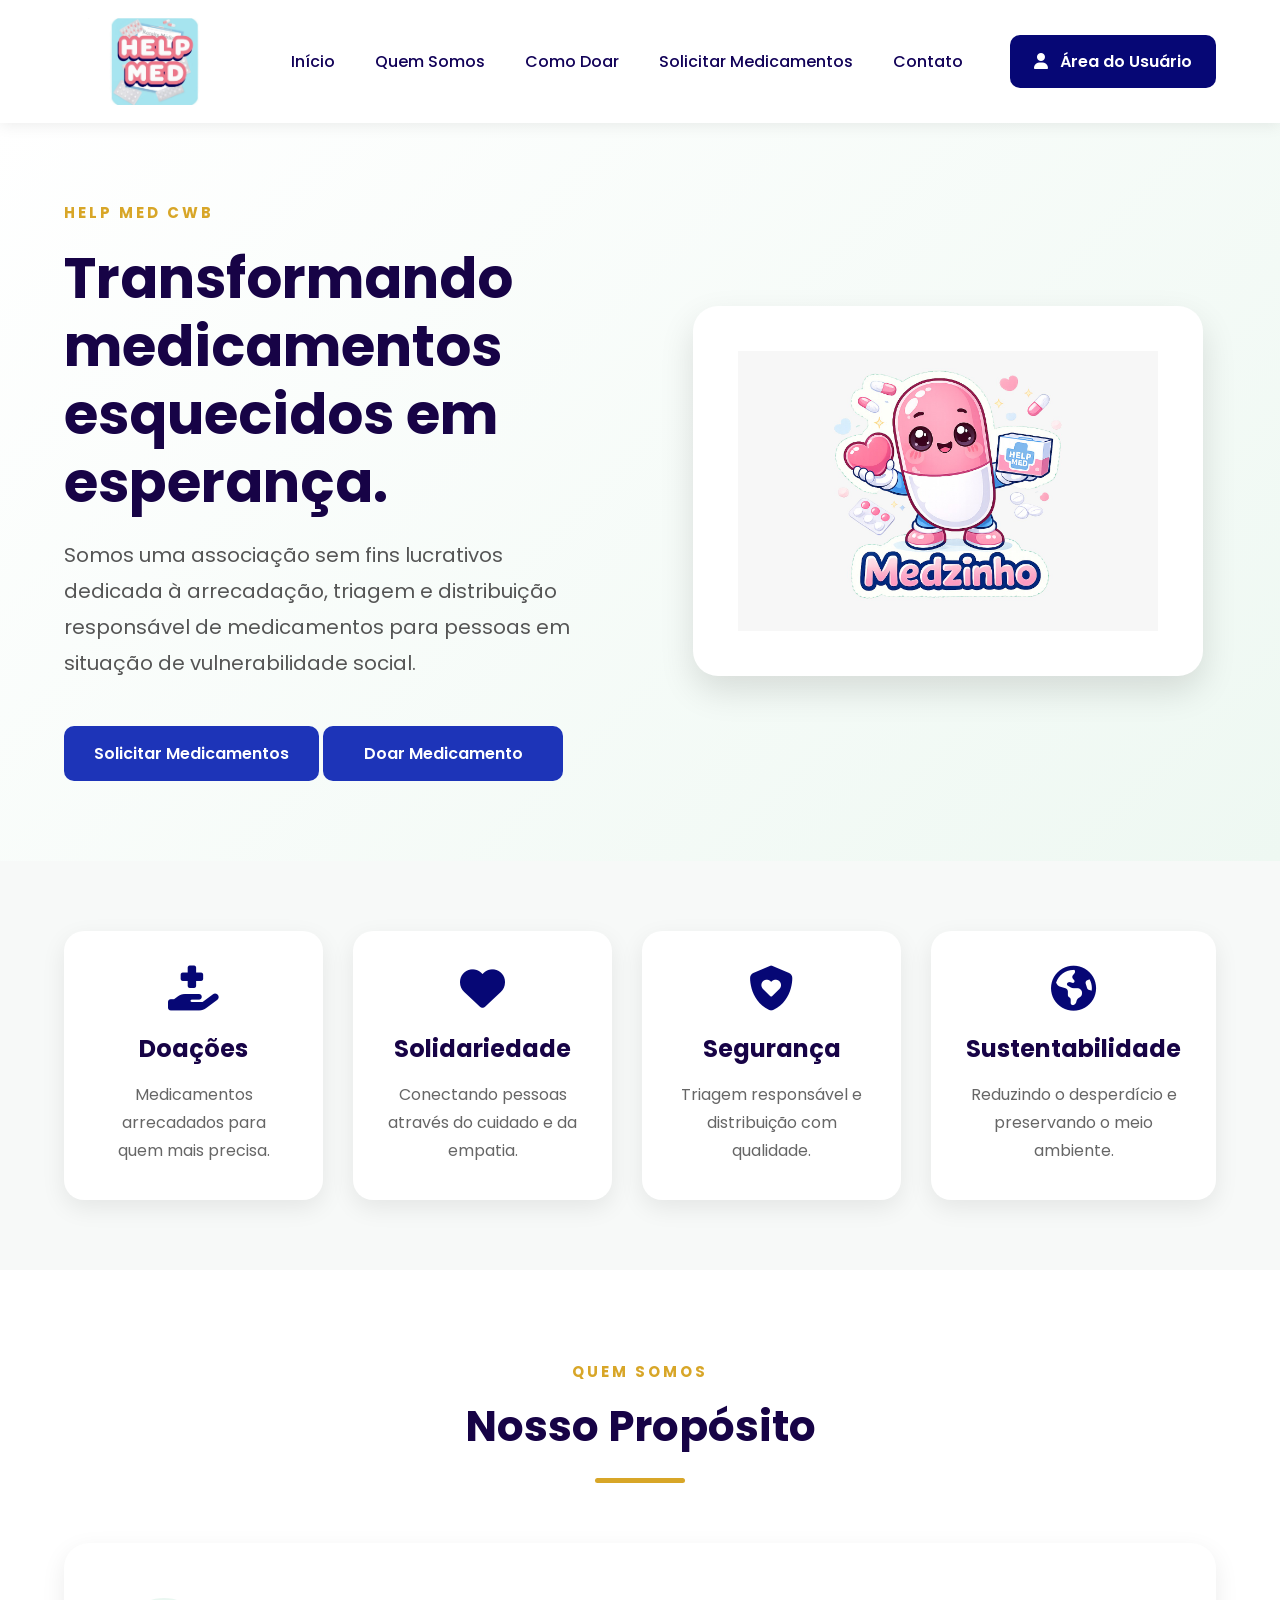
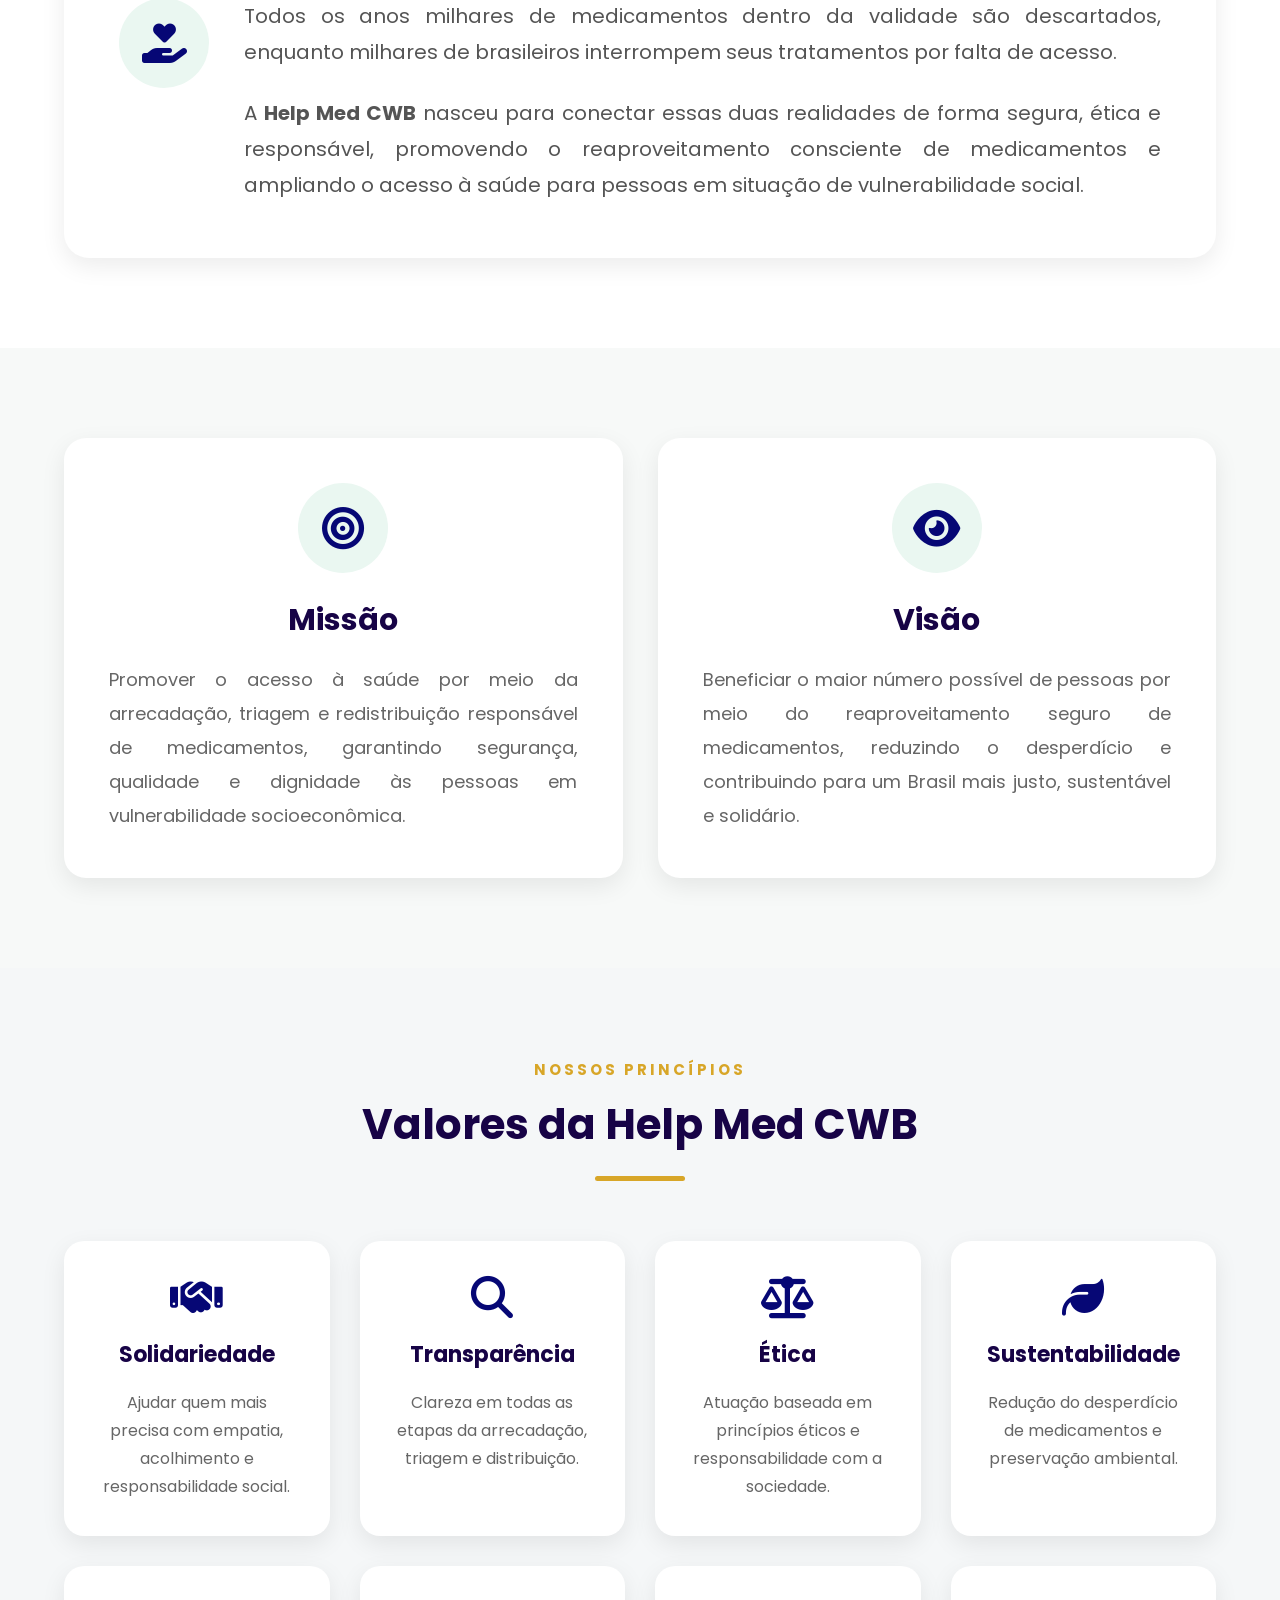
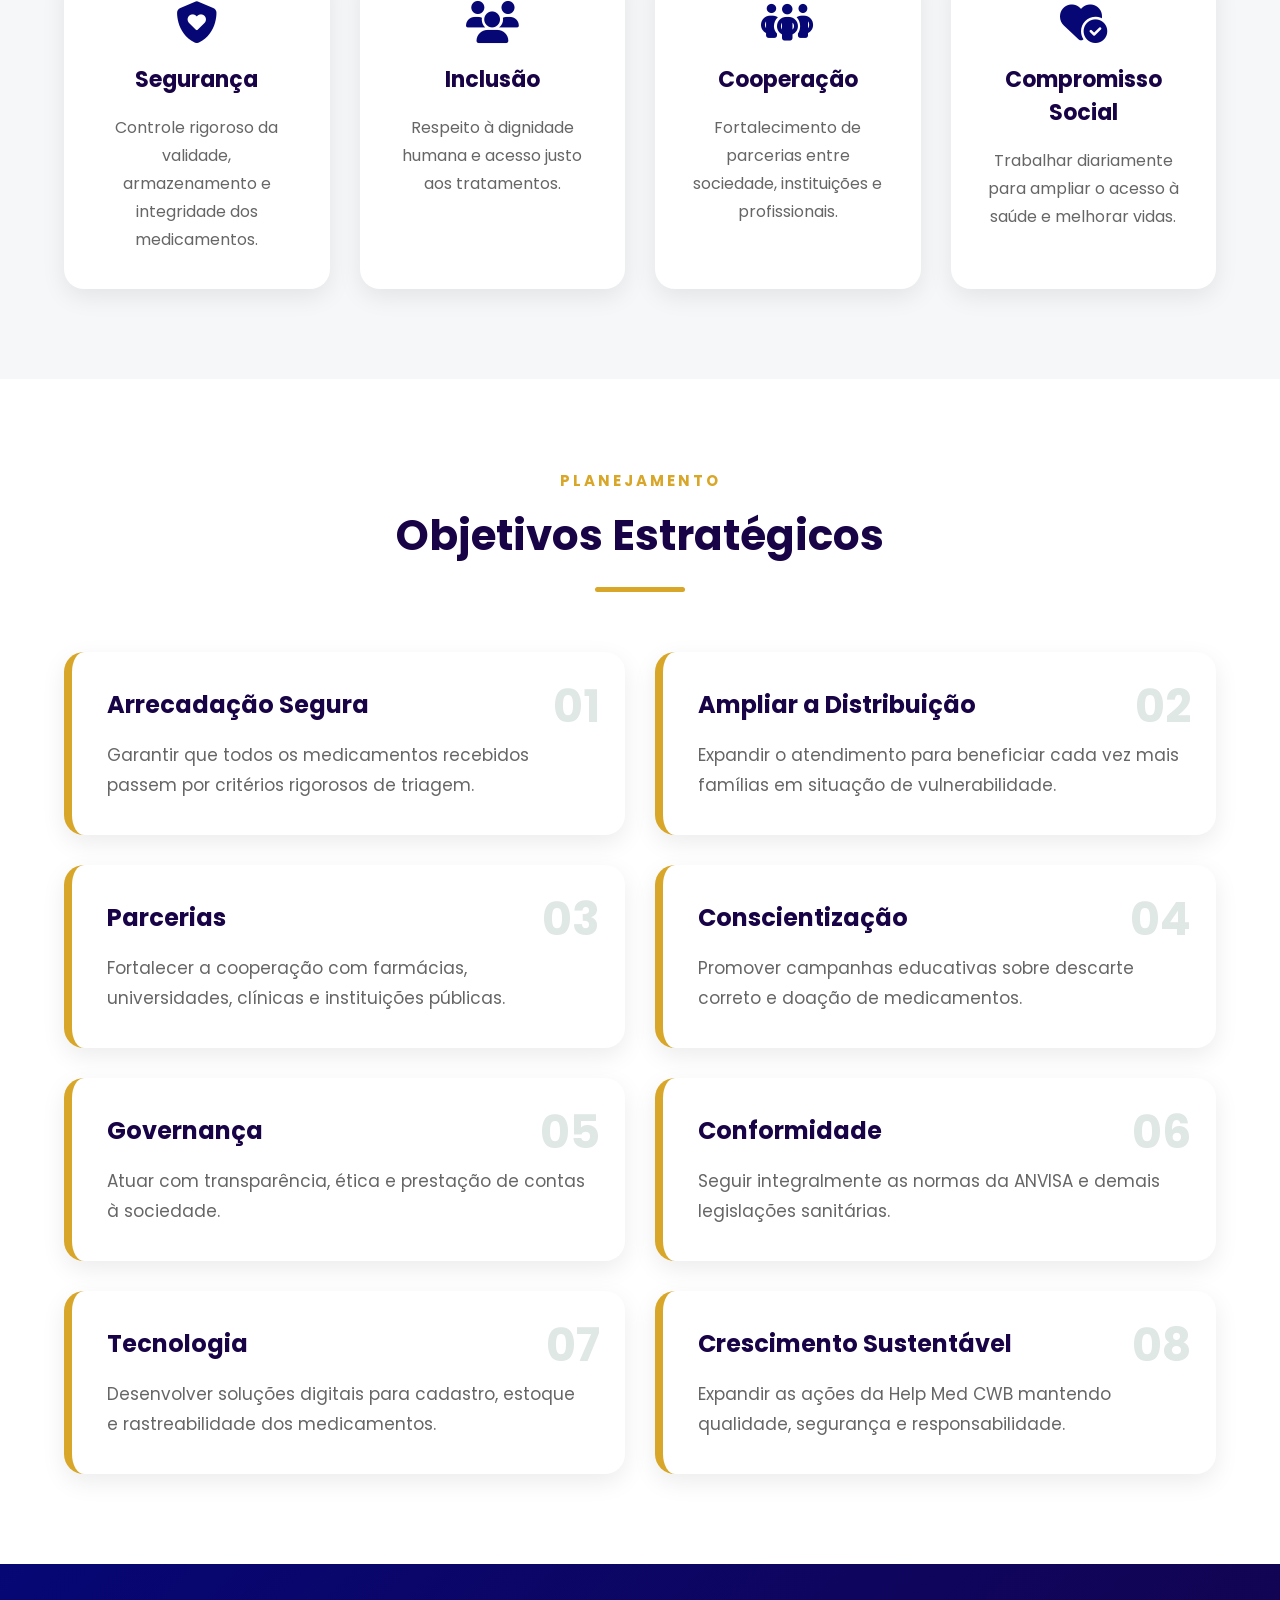
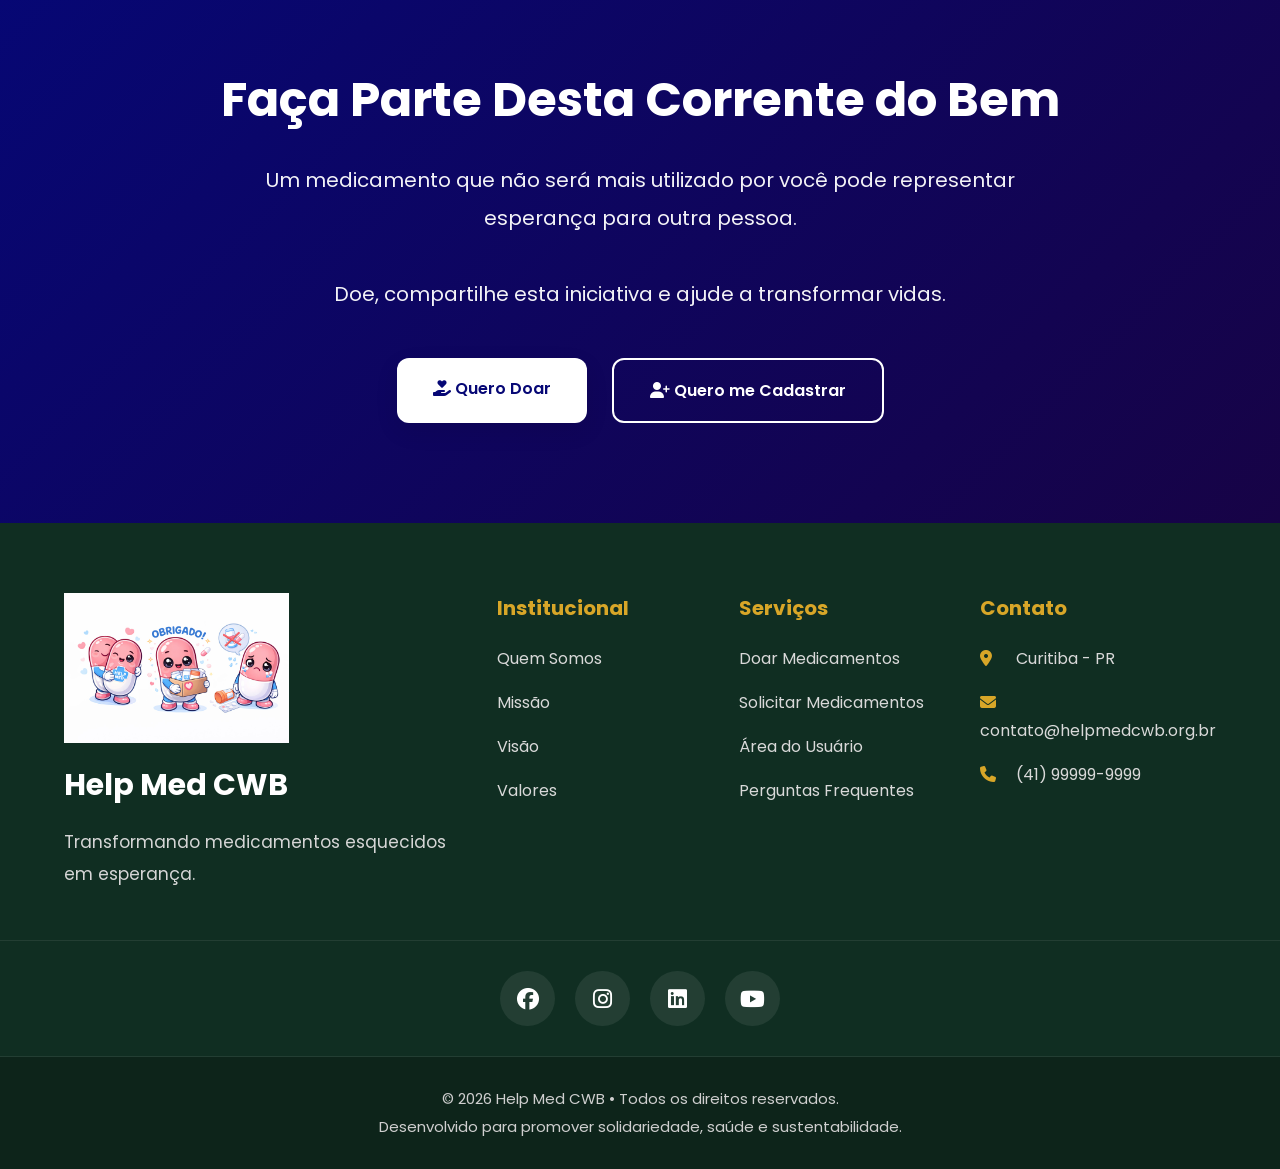
<file: index.html>
<!DOCTYPE html>
<html lang="pt-BR">

<head>

    <meta charset="UTF-8">
    <meta name="viewport" content="width=device-width, initial-scale=1.0">

    <title>Help Med CWB</title>

    <link rel="stylesheet" href="css/style.css">

    <!-- Google Fonts -->

    <link rel="preconnect" href="https://fonts.googleapis.com">

    <link rel="preconnect" href="https://fonts.gstatic.com" crossorigin>

    <link href="https://fonts.googleapis.com/css2?family=Poppins:wght@300;400;500;600;700;800&display=swap"
        rel="stylesheet">

    <!-- Font Awesome -->

    <link rel="stylesheet"
        href="https://cdnjs.cloudflare.com/ajax/libs/font-awesome/6.7.1/css/all.min.css">

</head>

<body>

    <!-- ===================================================== -->
    <!-- CABEÇALHO -->
    <!-- ===================================================== -->

    <header>

        <div class="container">

            <div class="logo">

                <img src="Imagens/Logo1.jpeg">

            </div>


            <nav>

            <ul>

            <li><a href="index.html">Início</a></li>

            <li><a href="quem-somos.html">Quem Somos</a></li>

            <li><a href="como-doar.html">Como Doar</a></li>

            <li><a href="solicitar.html">Solicitar Medicamentos</a></li>

            <li><a href="contato.html">Contato</a></li>

            </ul>

            </nav>


            <a href="#" class="login">

                <i class="fa-solid fa-user"></i>

                Área do Usuário

            </a>

        </div>

    </header>



    <!-- ===================================================== -->
    <!-- HERO -->
    <!-- ===================================================== -->

    <section class="hero">

        <div class="hero-container">


            <!-- TEXTO -->

            <div class="hero-texto">

                <span class="titulo-menor">

                    HELP MED CWB

                </span>

                <h1>

                    Transformando medicamentos esquecidos em esperança.

                </h1>

                <p>

                    Somos uma associação sem fins lucrativos dedicada à arrecadação,
                    triagem e distribuição responsável de medicamentos para pessoas
                    em situação de vulnerabilidade social.

                </p>

                <div class="acoes-home">

                    <a
                        href="solicitar.html"
                        class="btn-principal btn-secundario"
                    >
                        Solicitar Medicamentos
                    </a>

                    <a
                        href="doar.html"
                        class="btn-principal btn-secundario"
                    >
                        Doar Medicamento
                    </a>

</div>

            </div>



            <!-- IMAGEM -->

            <div class="hero-imagem">

                <div class="logo-card">

                    <img src="Imagens/Mascote.jpeg"
                        alt="Logo Help Med">

                </div>

            </div>

        </div>

    </section>



    <!-- ===================================================== -->
    <!-- NÚMEROS -->
    <!-- ===================================================== -->

    <section class="numeros">

        <div class="numero">

            <i class="fa-solid fa-hand-holding-medical"></i>

            <h2>Doações</h2>

            <p>Medicamentos arrecadados para quem mais precisa.</p>

        </div>


        <div class="numero">

            <i class="fa-solid fa-heart"></i>

            <h2>Solidariedade</h2>

            <p>Conectando pessoas através do cuidado e da empatia.</p>

        </div>


        <div class="numero">

            <i class="fa-solid fa-shield-heart"></i>

            <h2>Segurança</h2>

            <p>Triagem responsável e distribuição com qualidade.</p>

        </div>


        <div class="numero">

            <i class="fa-solid fa-earth-americas"></i>

            <h2>Sustentabilidade</h2>

            <p>Reduzindo o desperdício e preservando o meio ambiente.</p>

        </div>

    </section>

        <!-- ===================================================== -->
    <!-- NOSSO PROPÓSITO -->
    <!-- ===================================================== -->

    <section class="proposito">

        <div class="titulo-secao">

            <span>Quem Somos</span>

            <h2>Nosso Propósito</h2>

            <div class="linha"></div>

        </div>

        <div class="proposito-card">

            <div class="icone">

                <i class="fa-solid fa-hand-holding-heart"></i>

            </div>

            <div class="texto">

                <p>

                    Todos os anos milhares de medicamentos dentro da validade são
                    descartados, enquanto milhares de brasileiros interrompem seus
                    tratamentos por falta de acesso.

                </p>

                <br>

                <p>

                    A <strong>Help Med CWB</strong> nasceu para conectar essas duas
                    realidades de forma segura, ética e responsável, promovendo o
                    reaproveitamento consciente de medicamentos e ampliando o acesso
                    à saúde para pessoas em situação de vulnerabilidade social.

                </p>

            </div>

        </div>

    </section>



    <!-- ===================================================== -->
    <!-- MISSÃO E VISÃO -->
    <!-- ===================================================== -->

    <section class="missao-visao">

        <div class="card-institucional">

            <div class="icone-card">

                <i class="fa-solid fa-bullseye"></i>

            </div>

            <h3>Missão</h3>

            <p>

                Promover o acesso à saúde por meio da arrecadação, triagem e
                redistribuição responsável de medicamentos, garantindo segurança,
                qualidade e dignidade às pessoas em vulnerabilidade socioeconômica.

            </p>

        </div>



        <div class="card-institucional">

            <div class="icone-card">

                <i class="fa-solid fa-eye"></i>

            </div>

            <h3>Visão</h3>

            <p>

                Beneficiar o maior número possível de pessoas por meio do
                reaproveitamento seguro de medicamentos, reduzindo o desperdício
                e contribuindo para um Brasil mais justo, sustentável e solidário.

            </p>

        </div>

    </section>



    <!-- ===================================================== -->
    <!-- VALORES -->
    <!-- ===================================================== -->

    <section class="valores">

        <div class="titulo-secao">

            <span>Nossos Princípios</span>

            <h2>Valores da Help Med CWB</h2>

            <div class="linha"></div>

        </div>


        <div class="valores-grid">


            <div class="valor-card">

                <i class="fa-solid fa-handshake"></i>

                <h3>Solidariedade</h3>

                <p>

                    Ajudar quem mais precisa com empatia, acolhimento e responsabilidade social.

                </p>

            </div>



            <div class="valor-card">

                <i class="fa-solid fa-magnifying-glass"></i>

                <h3>Transparência</h3>

                <p>

                    Clareza em todas as etapas da arrecadação, triagem e distribuição.

                </p>

            </div>



            <div class="valor-card">

                <i class="fa-solid fa-scale-balanced"></i>

                <h3>Ética</h3>

                <p>

                    Atuação baseada em princípios éticos e responsabilidade com a sociedade.

                </p>

            </div>



            <div class="valor-card">

                <i class="fa-solid fa-leaf"></i>

                <h3>Sustentabilidade</h3>

                <p>

                    Redução do desperdício de medicamentos e preservação ambiental.

                </p>

            </div>



            <div class="valor-card">

                <i class="fa-solid fa-shield-heart"></i>

                <h3>Segurança</h3>

                <p>

                    Controle rigoroso da validade, armazenamento e integridade dos medicamentos.

                </p>

            </div>



            <div class="valor-card">

                <i class="fa-solid fa-users"></i>

                <h3>Inclusão</h3>

                <p>

                    Respeito à dignidade humana e acesso justo aos tratamentos.

                </p>

            </div>



            <div class="valor-card">

                <i class="fa-solid fa-people-group"></i>

                <h3>Cooperação</h3>

                <p>

                    Fortalecimento de parcerias entre sociedade, instituições e profissionais.

                </p>

            </div>



            <div class="valor-card">

                <i class="fa-solid fa-heart-circle-check"></i>

                <h3>Compromisso Social</h3>

                <p>

                    Trabalhar diariamente para ampliar o acesso à saúde e melhorar vidas.

                </p>

            </div>

        </div>

    </section>


    <!-- ===================================================== -->
    <!-- OBJETIVOS ESTRATÉGICOS -->
    <!-- ===================================================== -->

    <section class="objetivos">

        <div class="titulo-secao">

            <span>Planejamento</span>

            <h2>Objetivos Estratégicos</h2>

            <div class="linha"></div>

        </div>

        <div class="objetivos-grid">

            <div class="objetivo-card">
                <span>01</span>
                <h3>Arrecadação Segura</h3>
                <p>Garantir que todos os medicamentos recebidos passem por critérios rigorosos de triagem.</p>
            </div>

            <div class="objetivo-card">
                <span>02</span>
                <h3>Ampliar a Distribuição</h3>
                <p>Expandir o atendimento para beneficiar cada vez mais famílias em situação de vulnerabilidade.</p>
            </div>

            <div class="objetivo-card">
                <span>03</span>
                <h3>Parcerias</h3>
                <p>Fortalecer a cooperação com farmácias, universidades, clínicas e instituições públicas.</p>
            </div>

            <div class="objetivo-card">
                <span>04</span>
                <h3>Conscientização</h3>
                <p>Promover campanhas educativas sobre descarte correto e doação de medicamentos.</p>
            </div>

            <div class="objetivo-card">
                <span>05</span>
                <h3>Governança</h3>
                <p>Atuar com transparência, ética e prestação de contas à sociedade.</p>
            </div>

            <div class="objetivo-card">
                <span>06</span>
                <h3>Conformidade</h3>
                <p>Seguir integralmente as normas da ANVISA e demais legislações sanitárias.</p>
            </div>

            <div class="objetivo-card">
                <span>07</span>
                <h3>Tecnologia</h3>
                <p>Desenvolver soluções digitais para cadastro, estoque e rastreabilidade dos medicamentos.</p>
            </div>

            <div class="objetivo-card">
                <span>08</span>
                <h3>Crescimento Sustentável</h3>
                <p>Expandir as ações da Help Med CWB mantendo qualidade, segurança e responsabilidade.</p>
            </div>

        </div>

    </section>



    <!-- ===================================================== -->
    <!-- CHAMADA PARA AÇÃO -->
    <!-- ===================================================== -->

    <section class="cta">

        <div class="cta-container">

            <h2>Faça Parte Desta Corrente do Bem</h2>

            <p>

                Um medicamento que não será mais utilizado por você pode representar
                esperança para outra pessoa.

                <br><br>

                Doe, compartilhe esta iniciativa e ajude a transformar vidas.

            </p>

            <div class="cta-botoes">

                <a href="#" class="btn-doar">

                    <i class="fa-solid fa-hand-holding-heart"></i>

                    Quero Doar

                </a>

                <a href="#" class="btn-solicitar">

                    <i class="fa-solid fa-user-plus"></i>

                    Quero me Cadastrar

                </a>

            </div>

        </div>

    </section>



    <!-- ===================================================== -->
    <!-- RODAPÉ -->
    <!-- ===================================================== -->

    <footer>

        <div class="footer-container">

            <div class="footer-logo">

                <img src="Imagens/Mascotes.jpeg">

                <h3>Help Med CWB</h3>

                <p>

                    Transformando medicamentos esquecidos em esperança.

                </p>

            </div>



            <div class="footer-coluna">

                <h4>Institucional</h4>

                <ul>

                    <li><a href="#">Quem Somos</a></li>

                    <li><a href="#">Missão</a></li>

                    <li><a href="#">Visão</a></li>

                    <li><a href="#">Valores</a></li>

                </ul>

            </div>



            <div class="footer-coluna">

                <h4>Serviços</h4>

                <ul>

                    <li><a href="#">Doar Medicamentos</a></li>

                    <li><a href="#">Solicitar Medicamentos</a></li>

                    <li><a href="#">Área do Usuário</a></li>

                    <li><a href="#">Perguntas Frequentes</a></li>

                </ul>

            </div>



            <div class="footer-coluna">

                <h4>Contato</h4>

                <ul>

                    <li>
                        <i class="fa-solid fa-location-dot"></i>
                        Curitiba - PR
                    </li>

                    <li>
                        <i class="fa-solid fa-envelope"></i>
                        contato@helpmedcwb.org.br
                    </li>

                    <li>
                        <i class="fa-solid fa-phone"></i>
                        (41) 99999-9999
                    </li>

                </ul>

            </div>

        </div>



        <div class="footer-social">

            <a href="#"><i class="fab fa-facebook"></i></a>

            <a href="#"><i class="fab fa-instagram"></i></a>

            <a href="#"><i class="fab fa-linkedin"></i></a>

            <a href="#"><i class="fab fa-youtube"></i></a>

        </div>



        <div class="copyright">

            © 2026 Help Med CWB • Todos os direitos reservados.

            <br>

            Desenvolvido para promover solidariedade, saúde e sustentabilidade.

        </div>

    </footer>

<script src="js/script.js"></script>

</body>

</html>
</file>
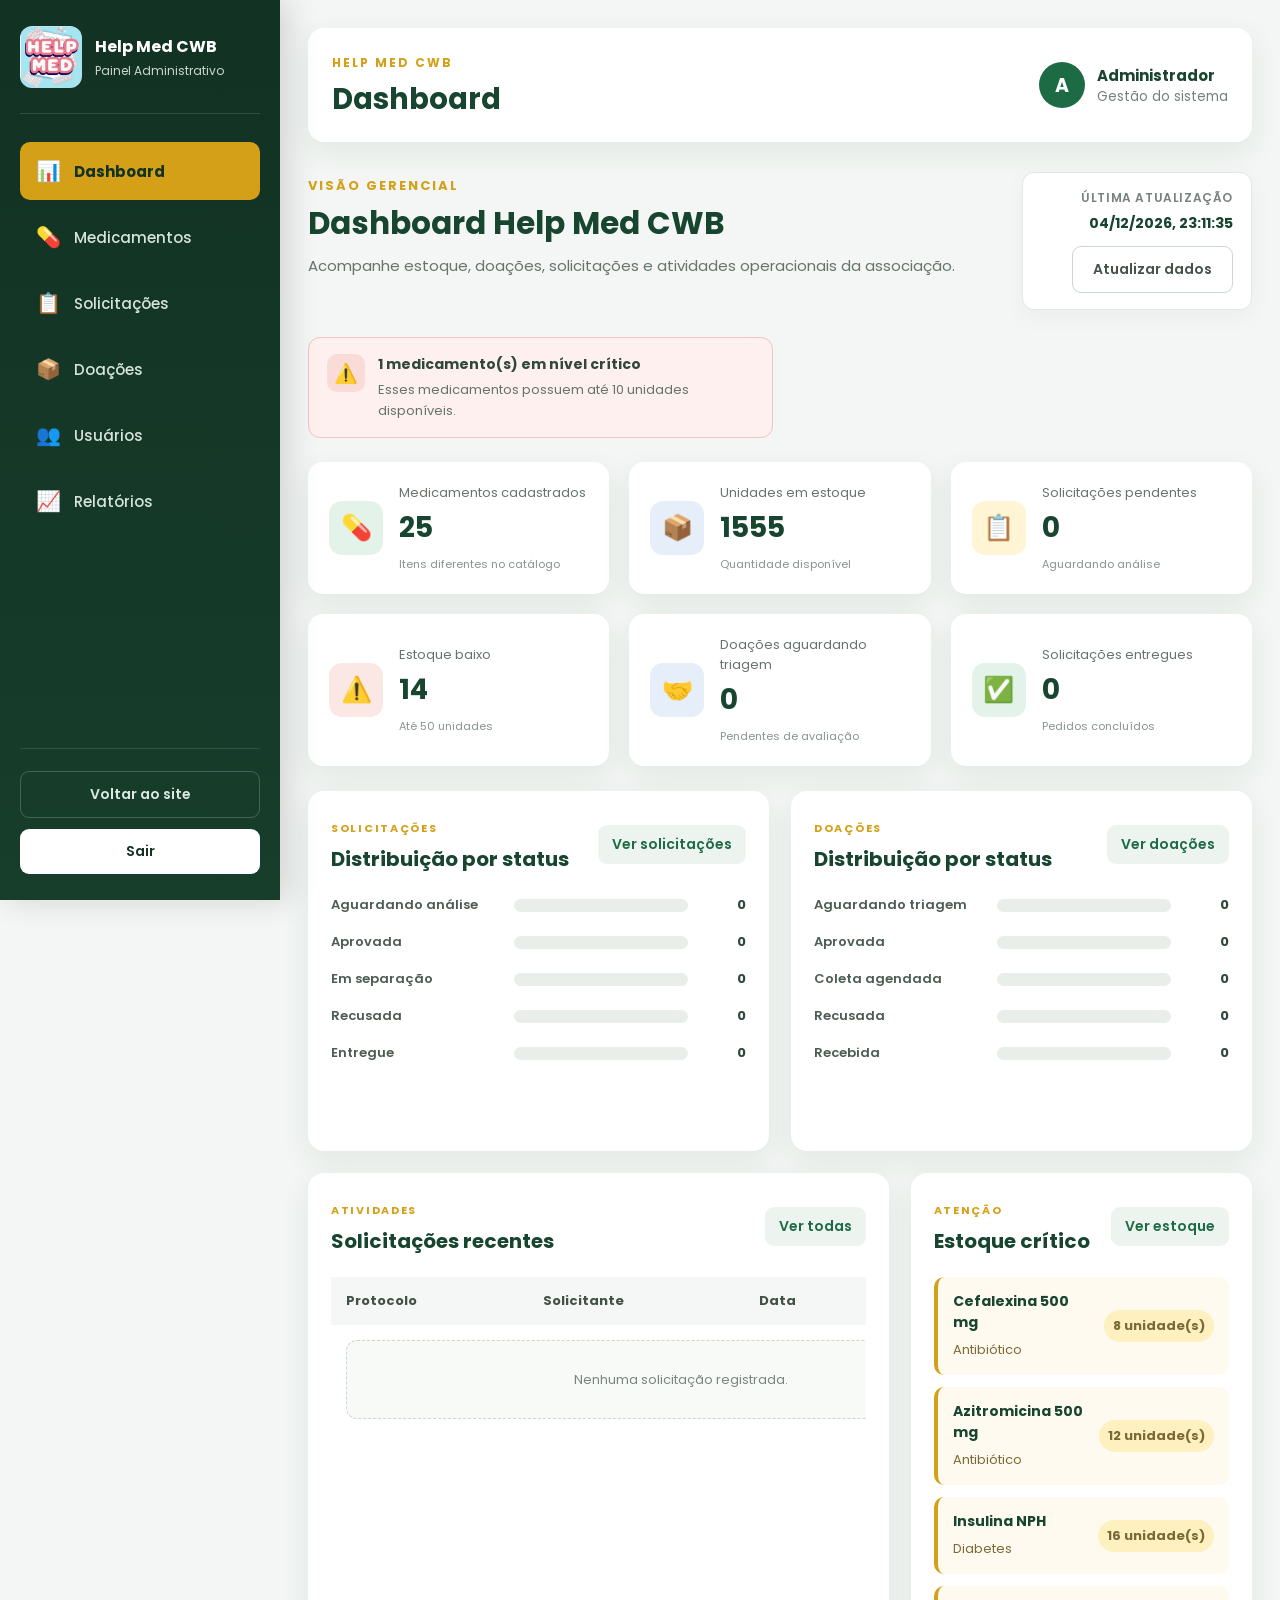
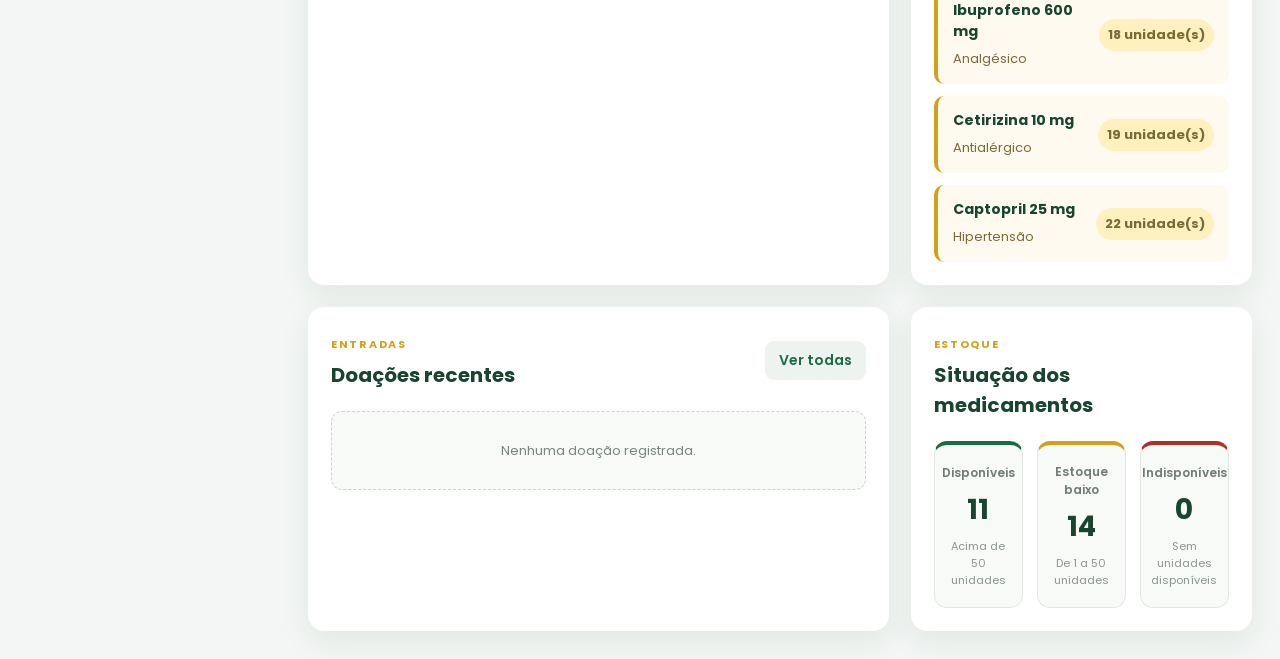
<file: admin.html>
<!DOCTYPE html>
<html lang="pt-BR">

<head>
    <meta charset="UTF-8">

    <meta
        name="viewport"
        content="width=device-width, initial-scale=1.0"
    >

    <title>Painel Administrativo | Help Med CWB</title>

    <link rel="stylesheet" href="css/admin.css">

    <link rel="preconnect" href="https://fonts.googleapis.com">

    <link
        rel="preconnect"
        href="https://fonts.gstatic.com"
        crossorigin
    >

    <link
        href="https://fonts.googleapis.com/css2?family=Poppins:wght@300;400;500;600;700&display=swap"
        rel="stylesheet"
    >

    <link
        rel="icon"
        type="image/png"
        href="Imagens/Logo2.png"
    >
</head>

<body>

<div class="admin-layout">

    <!-- =========================================
    MENU LATERAL
    ========================================== -->

    <aside id="menuLateral" class="menu-lateral">

        <div class="marca-admin">

            <a href="index.html">

                <img
                    src="Imagens/Logo1.jpeg"
                    alt="Logo Help Med CWB"
                >

            </a>

            <div>
                <strong>Help Med CWB</strong>
                <span>Painel Administrativo</span>
            </div>

        </div>

        <nav id="navegacaoAdmin" class="navegacao-admin">

            <button
                type="button"
                class="item-menu ativo"
                data-pagina="dashboard"
            >
                <span>📊</span>
                Dashboard
            </button>

            <button
                type="button"
                class="item-menu"
                data-pagina="medicamentos"
            >
                <span>💊</span>
                Medicamentos
            </button>

            <button
                type="button"
                class="item-menu"
                data-pagina="solicitacoes"
            >
                <span>📋</span>
                Solicitações
            </button>

            <button
                type="button"
                class="item-menu"
                data-pagina="doacoes"
            >
                <span>📦</span>
                Doações
            </button>

            <button
                type="button"
                class="item-menu"
                data-pagina="usuarios"
            >
                <span>👥</span>
                Usuários
            </button>

            <button
                type="button"
                class="item-menu"
                data-pagina="relatorios"
            >
                <span>📈</span>
                Relatórios
            </button>

        </nav>

        <div class="rodape-menu">

            <a href="index.html">
                Voltar ao site
            </a>

            <button type="button" id="btnSairAdmin">
                Sair
            </button>

        </div>

    </aside>

    <!-- =========================================
    CONTEÚDO PRINCIPAL
    ========================================== -->

    <main class="conteudo-principal">

        <header class="topo-admin">

            <div class="topo-esquerda">

                <button
                    type="button"
                    id="btnAbrirMenu"
                    class="btn-abrir-menu"
                    aria-label="Abrir menu"
                >
                    ☰
                </button>

                <div>
                    <span>HELP MED CWB</span>

                    <h1 id="tituloPagina">
                        Dashboard
                    </h1>
                </div>

            </div>

            <div class="perfil-admin">

                <div class="avatar">
                    A
                </div>

                <div>
                    <strong>Administrador</strong>
                    <small>Gestão do sistema</small>
                </div>

            </div>

        </header>

        <!-- =========================================
        DASHBOARD
        ========================================== -->

        <!-- =========================================
DASHBOARD GERENCIAL
========================================== -->

<section
    id="pagina-dashboard"
    class="pagina-admin ativa"
>

    <div class="cabecalho-pagina dashboard-cabecalho">

        <div>

            <span>VISÃO GERENCIAL</span>

            <h2>
                Dashboard Help Med CWB
            </h2>

            <p class="descricao-dashboard">
                Acompanhe estoque, doações, solicitações e
                atividades operacionais da associação.
            </p>

        </div>

        <div class="dashboard-atualizacao">

            <span>
                Última atualização
            </span>

            <strong id="dataAtualizacaoDashboard">
                —
            </strong>

            <button
                type="button"
                id="btnAtualizarDashboard"
                class="btn-secundario"
            >
                Atualizar dados
            </button>

        </div>

    </div>


    <!-- =====================================
    ALERTAS OPERACIONAIS
    ====================================== -->

    <div
        id="alertasDashboard"
        class="alertas-dashboard"
    >
        <!-- Preenchido pelo dashboard.js -->
    </div>


    <!-- =====================================
    INDICADORES PRINCIPAIS
    ====================================== -->

    <div class="grade-indicadores grade-indicadores-gerencial">

        <article class="indicador">

            <div class="icone-indicador verde">
                💊
            </div>

            <div>

                <span>
                    Medicamentos cadastrados
                </span>

                <strong id="indicadorMedicamentos">
                    0
                </strong>

                <small>
                    Itens diferentes no catálogo
                </small>

            </div>

        </article>


        <article class="indicador">

            <div class="icone-indicador azul">
                📦
            </div>

            <div>

                <span>
                    Unidades em estoque
                </span>

                <strong id="indicadorEstoque">
                    0
                </strong>

                <small>
                    Quantidade disponível
                </small>

            </div>

        </article>


        <article class="indicador">

            <div class="icone-indicador amarelo">
                📋
            </div>

            <div>

                <span>
                    Solicitações pendentes
                </span>

                <strong id="indicadorPendentes">
                    0
                </strong>

                <small>
                    Aguardando análise
                </small>

            </div>

        </article>


        <article class="indicador">

            <div class="icone-indicador vermelho">
                ⚠️
            </div>

            <div>

                <span>
                    Estoque baixo
                </span>

                <strong id="indicadorEstoqueBaixo">
                    0
                </strong>

                <small>
                    Até 50 unidades
                </small>

            </div>

        </article>


        <article class="indicador">

            <div class="icone-indicador azul">
                🤝
            </div>

            <div>

                <span>
                    Doações aguardando triagem
                </span>

                <strong id="indicadorDoacoesDashboard">
                    0
                </strong>

                <small>
                    Pendentes de avaliação
                </small>

            </div>

        </article>


        <article class="indicador">

            <div class="icone-indicador verde">
                ✅
            </div>

            <div>

                <span>
                    Solicitações entregues
                </span>

                <strong id="indicadorEntreguesDashboard">
                    0
                </strong>

                <small>
                    Pedidos concluídos
                </small>

            </div>

        </article>

    </div>


    <!-- =====================================
    RESUMO OPERACIONAL
    ====================================== -->

    <div class="grade-dashboard-gerencial">

        <!-- SOLICITAÇÕES POR STATUS -->

        <article class="painel painel-grafico">

            <div class="cabecalho-painel">

                <div>

                    <span>SOLICITAÇÕES</span>

                    <h3>
                        Distribuição por status
                    </h3>

                </div>

                <button
                    type="button"
                    class="btn-link"
                    data-abrir-pagina="solicitacoes"
                >
                    Ver solicitações
                </button>

            </div>

            <div
                id="graficoStatusSolicitacoes"
                class="grafico-barras-dashboard"
            >
                <!-- Preenchido pelo dashboard.js -->
            </div>

        </article>


        <!-- DOAÇÕES POR STATUS -->

        <article class="painel painel-grafico">

            <div class="cabecalho-painel">

                <div>

                    <span>DOAÇÕES</span>

                    <h3>
                        Distribuição por status
                    </h3>

                </div>

                <button
                    type="button"
                    class="btn-link"
                    data-abrir-pagina="doacoes"
                >
                    Ver doações
                </button>

            </div>

            <div
                id="graficoStatusDoacoes"
                class="grafico-barras-dashboard"
            >
                <!-- Preenchido pelo dashboard.js -->
            </div>

        </article>

    </div>


    <!-- =====================================
    ATIVIDADES RECENTES
    ====================================== -->

    <div class="grade-dashboard">

        <!-- SOLICITAÇÕES RECENTES -->

        <article class="painel">

            <div class="cabecalho-painel">

                <div>

                    <span>ATIVIDADES</span>

                    <h3>
                        Solicitações recentes
                    </h3>

                </div>

                <button
                    type="button"
                    class="btn-link"
                    data-abrir-pagina="solicitacoes"
                >
                    Ver todas
                </button>

            </div>

            <div class="tabela-container">

                <table class="tabela-admin">

                    <thead>

                        <tr>

                            <th>Protocolo</th>

                            <th>Solicitante</th>

                            <th>Data</th>

                            <th>Status</th>

                        </tr>

                    </thead>

                    <tbody id="dashboardSolicitacoes">
                        <!-- Preenchido pelo dashboard.js -->
                    </tbody>

                </table>

            </div>

        </article>


        <!-- ESTOQUE CRÍTICO -->

        <article class="painel">

            <div class="cabecalho-painel">

                <div>

                    <span>ATENÇÃO</span>

                    <h3>
                        Estoque crítico
                    </h3>

                </div>

                <button
                    type="button"
                    class="btn-link"
                    data-abrir-pagina="medicamentos"
                >
                    Ver estoque
                </button>

            </div>

            <div
                id="dashboardEstoqueBaixo"
                class="lista-alertas"
            >
                <!-- Preenchido pelo dashboard.js -->
            </div>

        </article>

    </div>


    <!-- =====================================
    DOAÇÕES E MEDICAMENTOS
    ====================================== -->

    <div class="grade-dashboard dashboard-bloco-inferior">

        <!-- DOAÇÕES RECENTES -->

        <article class="painel">

            <div class="cabecalho-painel">

                <div>

                    <span>ENTRADAS</span>

                    <h3>
                        Doações recentes
                    </h3>

                </div>

                <button
                    type="button"
                    class="btn-link"
                    data-abrir-pagina="doacoes"
                >
                    Ver todas
                </button>

            </div>

            <div
                id="dashboardDoacoesRecentes"
                class="lista-atividades-dashboard"
            >
                <!-- Preenchido pelo dashboard.js -->
            </div>

        </article>


        <!-- DISTRIBUIÇÃO DO ESTOQUE -->

        <article class="painel">

            <div class="cabecalho-painel">

                <div>

                    <span>ESTOQUE</span>

                    <h3>
                        Situação dos medicamentos
                    </h3>

                </div>

            </div>

            <div
                id="resumoSituacaoEstoque"
                class="resumo-estoque-dashboard"
            >
                <!-- Preenchido pelo dashboard.js -->
            </div>

        </article>

    </div>

</section>

        <!-- =========================================
        MEDICAMENTOS
        ========================================== -->

        <section
            id="pagina-medicamentos"
            class="pagina-admin"
        >

            <div class="cabecalho-pagina com-acao">

                <div>
                    <span>ESTOQUE</span>
                    <h2>Gerenciamento de medicamentos</h2>
                </div>

                <button
                    type="button"
                    id="btnCadastrarMedicamento"
                    class="btn-principal"
                >
                    + Cadastrar medicamento
                </button>

            </div>

            <div class="barra-filtros">

                <input
                    type="search"
                    id="pesquisaMedicamentos"
                    placeholder="Pesquisar por nome ou princípio ativo"
                >

                <select id="filtroCategoriaMedicamentos">

                    <option value="">
                        Todas as categorias
                    </option>

                </select>

                <select id="filtroEstoqueMedicamentos">

                    <option value="">
                        Todos os estoques
                    </option>

                    <option value="disponivel">
                        Disponível
                    </option>

                    <option value="baixo">
                        Estoque baixo
                    </option>

                    <option value="indisponivel">
                        Indisponível
                    </option>

                </select>

            </div>

            <article class="painel">

                <div class="tabela-container">

                    <table class="tabela-admin">

                        <thead>
                            <tr>
                                <th>Medicamento</th>
                                <th>Categoria</th>
                                <th>Fabricante</th>
                                <th>Lote</th>
                                <th>Validade</th>
                                <th>Estoque</th>
                                <th>Receita</th>
                                <th>Situação</th>
                                <th>Ações</th>
                            </tr>
                        </thead>

                        <tbody id="tabelaMedicamentos">
                        </tbody>

                    </table>

                </div>

            </article>

        </section>

        <!-- =========================================
        SOLICITAÇÕES
        ========================================== -->

        <section
            id="pagina-solicitacoes"
            class="pagina-admin"
        >

            <div class="cabecalho-pagina">

                <div>
                    <span>PEDIDOS</span>
                    <h2>Gerenciamento de solicitações</h2>
                </div>

                <p>
                    Consulte pedidos, receitas e formas de recebimento.
                </p>

            </div>

            <div class="barra-filtros">

                <input
                    type="search"
                    id="pesquisaSolicitacoes"
                    placeholder="Pesquisar protocolo ou solicitante"
                >

                <select id="filtroStatusSolicitacoes">

                    <option value="">
                        Todos os status
                    </option>

                    <option value="Aguardando análise">
                        Aguardando análise
                    </option>

                    <option value="Aprovada">
                        Aprovada
                    </option>

                    <option value="Em separação">
                        Em separação
                    </option>

                    <option value="Recusada">
                        Recusada
                    </option>

                    <option value="Entregue">
                        Entregue
                    </option>

                </select>

            </div>

            <article class="painel">

                <div class="tabela-container">

                    <table class="tabela-admin">

                        <thead>
                            <tr>
                                <th>Protocolo</th>
                                <th>Solicitante</th>
                                <th>Itens</th>
                                <th>Receita</th>
                                <th>Recebimento</th>
                                <th>Status</th>
                                <th>Ação</th>
                            </tr>
                        </thead>

                        <tbody id="tabelaSolicitacoes">
                        </tbody>

                    </table>

                </div>

            </article>

        </section>

        <!-- =========================================
        MÓDULOS FUTUROS
        ========================================== -->

        <!-- =========================================
DOAÇÕES
========================================== -->

<section
    id="pagina-doacoes"
    class="pagina-admin"
>

    <div class="cabecalho-pagina com-acao">

        <div>

            <span>ENTRADAS</span>

            <h2>
                Gerenciamento de doações
            </h2>

            <p class="descricao-pagina">
                Registre, analise e acompanhe os medicamentos
                recebidos pela Help Med CWB.
            </p>

        </div>

        <button
            type="button"
            id="btnCadastrarDoacao"
            class="btn-principal"
        >
            + Registrar doação
        </button>

    </div>

    <!-- INDICADORES DAS DOAÇÕES -->

    <div class="grade-indicadores grade-indicadores-doacoes">

        <article class="indicador">

            <div class="icone-indicador azul">
                📦
            </div>

            <div>

                <span>
                    Doações registradas
                </span>

                <strong id="indicadorTotalDoacoes">
                    0
                </strong>

            </div>

        </article>

        <article class="indicador">

            <div class="icone-indicador amarelo">
                ⏳
            </div>

            <div>

                <span>
                    Aguardando triagem
                </span>

                <strong id="indicadorDoacoesPendentes">
                    0
                </strong>

            </div>

        </article>

        <article class="indicador">

            <div class="icone-indicador verde">
                ✅
            </div>

            <div>

                <span>
                    Doações aprovadas
                </span>

                <strong id="indicadorDoacoesAprovadas">
                    0
                </strong>

            </div>

        </article>

        <article class="indicador">

            <div class="icone-indicador vermelho">
                ❌
            </div>

            <div>

                <span>
                    Doações recusadas
                </span>

                <strong id="indicadorDoacoesRecusadas">
                    0
                </strong>

            </div>

        </article>

    </div>

    <!-- FILTROS -->

    <div class="barra-filtros">

        <input
            type="search"
            id="pesquisaDoacoes"
            placeholder="Pesquisar por protocolo, doador ou medicamento"
        >

        <select id="filtroStatusDoacoes">

            <option value="">
                Todos os status
            </option>

            <option value="Aguardando triagem">
                Aguardando triagem
            </option>

            <option value="Aprovada">
                Aprovada
            </option>

            <option value="Recusada">
                Recusada
            </option>

            <option value="Recebida">
                Recebida
            </option>

        </select>

    </div>

    <!-- TABELA DAS DOAÇÕES -->

    <article class="painel">

        <div class="tabela-container">

            <table class="tabela-admin">

                <thead>

                    <tr>

                        <th>Protocolo</th>

                        <th>Doador</th>

                        <th>Medicamento</th>

                        <th>Quantidade</th>

                        <th>Validade</th>

                        <th>Status</th>

                        <th>Ações</th>

                    </tr>

                </thead>

                <tbody id="tabelaDoacoes">

                    <!-- Preenchido pelo JavaScript -->

                </tbody>

            </table>

        </div>

    </article>

</section>

        <section
            id="pagina-usuarios"
            class="pagina-admin"
        >

            <div class="cabecalho-pagina">

                <div>
                    <span>CADASTROS</span>
                    <h2>Gerenciamento de usuários</h2>
                </div>

            </div>

            <div class="modulo-futuro">
                <span>👥</span>
                <h3>Módulo de usuários</h3>
                <p>
                    Área reservada para doadores, receptores e
                    colaboradores.
                </p>
            </div>

        </section>

        <section
            id="pagina-relatorios"
            class="pagina-admin"
        >

            <div class="cabecalho-pagina">

                <div>
                    <span>INDICADORES</span>
                    <h2>Relatórios gerenciais</h2>
                </div>

            </div>

            <div class="modulo-futuro">
                <span>📈</span>
                <h3>Módulo de relatórios</h3>
                <p>
                    Área reservada para relatórios de estoque,
                    solicitações, doações e distribuição.
                </p>
            </div>

        </section>

    </main>

</div>

<!-- =========================================
MODAL DE MEDICAMENTO
========================================== -->

<div
    id="modalMedicamentoAdmin"
    class="modal-admin"
    aria-hidden="true">

    <div class="modal-conteudo">

        <button
            type="button"
            id="btnFecharModalMedicamento"
            class="btn-fechar-modal"
            aria-label="Fechar formulário"
        >
            &times;
        </button>

        <span class="subtitulo-modal">
            ESTOQUE
        </span>

        <h2 id="tituloModalMedicamento">
            Cadastrar medicamento
        </h2>

        <form id="formMedicamento">

            <input
                type="hidden"
                id="medicamentoId"
            >

            <div class="grade-formulario">

                <div class="campo-formulario campo-completo">

                    <label for="medicamentoNome">
                        Nome do medicamento
                    </label>

                    <input
                        type="text"
                        id="medicamentoNome"
                        required
                    >

                </div>

                <div class="campo-formulario campo-completo">

                    <label for="medicamentoPrincipio">
                        Princípio ativo
                    </label>

                    <input
                        type="text"
                        id="medicamentoPrincipio"
                        required
                    >

                </div>

                <div class="campo-formulario">

                    <label for="medicamentoCategoria">
                        Categoria
                    </label>

                    <input
                        type="text"
                        id="medicamentoCategoria"
                        required
                    >

                </div>

                <div class="campo-formulario">

                    <label for="medicamentoEstoque">
                        Quantidade em estoque
                    </label>

                    <input
                        type="number"
                        id="medicamentoEstoque"
                        min="0"
                        required
                    >

                </div>

                <div class="campo-formulario">

                    <label for="medicamentoFabricante">
                        Fabricante
                    </label>

                    <input
                        type="text"
                        id="medicamentoFabricante"
                        required
                    >

                </div>

                <div class="campo-formulario">

                    <label for="medicamentoLote">
                        Número do lote
                    </label>

                    <input
                        type="text"
                        id="medicamentoLote"
                        required
                    >

                </div>

                <div class="campo-formulario">

                    <label for="medicamentoValidade">
                        Data de validade
                    </label>

                    <input
                        type="date"
                        id="medicamentoValidade"
                        required
                    >

                </div>

                <div class="campo-formulario">

                    <label for="medicamentoDataEntrada">
                        Data de entrada
                    </label>

                    <input
                        type="date"
                        id="medicamentoDataEntrada"
                        required
                    >

                </div>

                <div class="campo-formulario">

                    <label for="medicamentoReceita">
                        Necessita receita?
                    </label>

                    <select id="medicamentoReceita">

                        <option value="false">
                            Não
                        </option>

                        <option value="true">
                            Sim
                        </option>

                    </select>

                </div>

            </div>

            <div
                id="mensagemFormulario"
                class="mensagem-formulario"
                role="alert"
            >
            </div>

            <div class="acoes-modal">

                <button
                    type="button"
                    id="btnCancelarMedicamento"
                    class="btn-secundario"
                >
                    Cancelar
                </button>

                <button
                    type="submit"
                    class="btn-principal"
                >
                    Salvar medicamento
                </button>

            </div>

        </form>

    </div>

</div>

<!-- =========================================
MODAL DE DOAÇÃO
========================================== -->

<div
    id="modalDoacaoAdmin"
    class="modal-admin"
    aria-hidden="true"
>

    <div class="modal-conteudo">

        <button
            type="button"
            id="btnFecharModalDoacao"
            class="btn-fechar-modal"
            aria-label="Fechar formulário de doação"
        >
            &times;
        </button>

        <span class="subtitulo-modal">
            DOAÇÕES
        </span>

        <h2 id="tituloModalDoacao">
            Registrar doação
        </h2>

        <form id="formDoacao">

            <input
                type="hidden"
                id="doacaoId"
            >

            <div class="grade-formulario">

                <div class="campo-formulario campo-completo">

                    <label for="doacaoDoador">
                        Nome do doador
                    </label>

                    <input
                        type="text"
                        id="doacaoDoador"
                        required
                    >

                </div>

                <div class="campo-formulario campo-completo">

                    <label for="doacaoMedicamento">
                        Medicamento
                    </label>

                    <input
                        type="text"
                        id="doacaoMedicamento"
                        placeholder="Nome comercial ou princípio ativo"
                        required
                    >

                </div>

                <div class="campo-formulario">

                    <label for="doacaoQuantidade">
                        Quantidade
                    </label>

                    <input
                        type="number"
                        id="doacaoQuantidade"
                        min="1"
                        required
                    >

                </div>

                <div class="campo-formulario">

                    <label for="doacaoValidade">
                        Data de validade
                    </label>

                    <input
                        type="date"
                        id="doacaoValidade"
                        required
                    >

                </div>

                <div class="campo-formulario">

                    <label for="doacaoLote">
                        Número do lote
                    </label>

                    <input
                        type="text"
                        id="doacaoLote"
                        required
                    >

                </div>

                <div class="campo-formulario">

                    <label for="doacaoStatus">
                        Status
                    </label>

                    <select id="doacaoStatus">

                        <option value="Aguardando triagem">
                            Aguardando triagem
                        </option>

                        <option value="Aprovada">
                            Aprovada
                        </option>

                        <option value="Recusada">
                            Recusada
                        </option>

                        <option value="Recebida">
                            Recebida
                        </option>

                    </select>

                </div>

                <div class="campo-formulario campo-completo">

                    <label for="doacaoObservacoes">
                        Observações da triagem
                    </label>

                    <textarea
                        id="doacaoObservacoes"
                        rows="4"
                        placeholder="Informe as condições da embalagem, validade, integridade e demais observações"
                    ></textarea>

                </div>

            </div>

            <div
                id="mensagemFormularioDoacao"
                class="mensagem-formulario"
                role="alert"
            >
            </div>

            <div class="acoes-modal">

                <button
                    type="button"
                    id="btnCancelarDoacao"
                    class="btn-secundario"
                >
                    Cancelar
                </button>

                <button
                    type="submit"
                    class="btn-principal"
                >
                    Salvar doação
                </button>

            </div>

        </form>

    </div>

</div>

<!-- =========================================
MODAL DE DETALHES DA DOAÇÃO
========================================== -->

<div
    id="modalDetalhesDoacao"
    class="modal-admin"
    role="dialog"
    aria-modal="true"
    aria-labelledby="tituloDetalhesDoacao"
    aria-hidden="true"
>

    <div class="modal-conteudo modal-detalhes-doacao">

        <button
            type="button"
            id="btnFecharDetalhesDoacao"
            class="btn-fechar-modal"
            aria-label="Fechar detalhes da doação"
        >
            &times;
        </button>

        <span class="subtitulo-modal">
            DOAÇÃO
        </span>

        <div class="cabecalho-detalhes-doacao">

            <div>

                <h2 id="tituloDetalhesDoacao">
                    Detalhes da doação
                </h2>

                <p id="protocoloDetalhesDoacao">
                    Protocolo: —
                </p>

            </div>

            <div id="statusDetalhesDoacao">
                <!-- Preenchido pelo JavaScript -->
            </div>

        </div>

        <!-- DADOS DO DOADOR -->

        <section class="bloco-detalhes-doacao">

            <div class="titulo-bloco-detalhes">

                <span>👤</span>

                <h3>
                    Dados do doador
                </h3>

            </div>

            <div class="grade-detalhes-doacao">

                <div class="campo-detalhe">

                    <span>Nome</span>

                    <strong id="detalheDoadorNome">
                        —
                    </strong>

                </div>

                <div class="campo-detalhe">

                    <span>Telefone</span>

                    <strong id="detalheDoadorTelefone">
                        —
                    </strong>

                </div>

                <div class="campo-detalhe">

                    <span>E-mail</span>

                    <strong id="detalheDoadorEmail">
                        —
                    </strong>

                </div>

            </div>

        </section>

        <!-- ENDEREÇO DE COLETA -->

        <section class="bloco-detalhes-doacao">

            <div class="titulo-bloco-detalhes">

                <span>📍</span>

                <h3>
                    Endereço para coleta
                </h3>

            </div>

            <div class="endereco-detalhes-doacao">

                <strong id="detalheEnderecoPrincipal">
                    Endereço não informado
                </strong>

                <span id="detalheEnderecoLocalidade">
                    —
                </span>

                <span id="detalheEnderecoCep">
                    —
                </span>

                <span id="detalheEnderecoReferencia">
                </span>

            </div>

        </section>

        <!-- MEDICAMENTO -->

        <section class="bloco-detalhes-doacao">

            <div class="titulo-bloco-detalhes">

                <span>💊</span>

                <h3>
                    Medicamento informado
                </h3>

            </div>

            <div class="grade-detalhes-doacao">

                <div class="campo-detalhe campo-detalhe-completo">

                    <span>Medicamento</span>

                    <strong id="detalheDoacaoMedicamento">
                        —
                    </strong>

                </div>

                <div class="campo-detalhe">

                    <span>Quantidade</span>

                    <strong id="detalheDoacaoQuantidade">
                        —
                    </strong>

                </div>

                <div class="campo-detalhe">

                    <span>Validade</span>

                    <strong id="detalheDoacaoValidade">
                        —
                    </strong>

                </div>

                <div class="campo-detalhe">

                    <span>Lote</span>

                    <strong id="detalheDoacaoLote">
                        —
                    </strong>

                </div>

                <div class="campo-detalhe">

                    <span>Estado da embalagem</span>

                    <strong id="detalheDoacaoEmbalagem">
                        —
                    </strong>

                </div>

            </div>

        </section>

        <!-- OBSERVAÇÕES -->

        <section class="bloco-detalhes-doacao">

            <div class="titulo-bloco-detalhes">

                <span>📝</span>

                <h3>
                    Observações
                </h3>

            </div>

            <p
                id="detalheDoacaoObservacoes"
                class="texto-observacoes-doacao"
            >
                Nenhuma observação informada.
            </p>

        </section>

        <!-- COLETA -->

        <section class="bloco-detalhes-doacao">

            <div class="titulo-bloco-detalhes">

                <span>🚚</span>

                <h3>
                    Coleta da doação
                </h3>

            </div>

            <div class="grade-formulario">

                <div class="campo-formulario">

                    <label for="dataColetaDoacao">
                        Data da coleta
                    </label>

                    <input
                        type="date"
                        id="dataColetaDoacao"
                    >

                </div>

                <div class="campo-formulario">

                    <label for="horarioColetaDoacao">
                        Horário aproximado
                    </label>

                    <input
                        type="time"
                        id="horarioColetaDoacao"
                    >

                </div>

                <div class="campo-formulario campo-completo">

                    <label for="observacaoColetaDoacao">
                        Orientações para a coleta
                    </label>

                    <textarea
                        id="observacaoColetaDoacao"
                        rows="3"
                        placeholder="Ex.: entrar em contato antes de chegar"
                    ></textarea>

                </div>

            </div>

            <div
                id="mensagemDetalhesDoacao"
                class="mensagem-formulario"
                role="alert"
            ></div>

        </section>

        <!-- AÇÕES -->

        <div class="acoes-detalhes-doacao">

            <button
                type="button"
                id="btnRecusarDetalhesDoacao"
                class="btn-acao-detalhe btn-recusar"
            >
                Recusar doação
            </button>

            <button
                type="button"
                id="btnAprovarDetalhesDoacao"
                class="btn-acao-detalhe btn-aprovar"
            >
                Aprovar doação
            </button>

            <button
                type="button"
                id="btnAgendarColetaDoacao"
                class="btn-acao-detalhe btn-agendar-coleta"
            >
                Agendar coleta
            </button>

            <button
                type="button"
                id="btnConfirmarRecebimentoDoacao"
                class="btn-acao-detalhe btn-receber"
            >
                Confirmar recebimento
            </button>

        </div>

    </div>

</div>

<script src="js/medicamentos.js"></script>
<script src="js/admin.js"></script>
<script src="js/doacoes.js"></script>
<script src="js/solicitacoes.js"></script>
<script src="js/dashboard.js"></script>

</body>
</html>
</file>
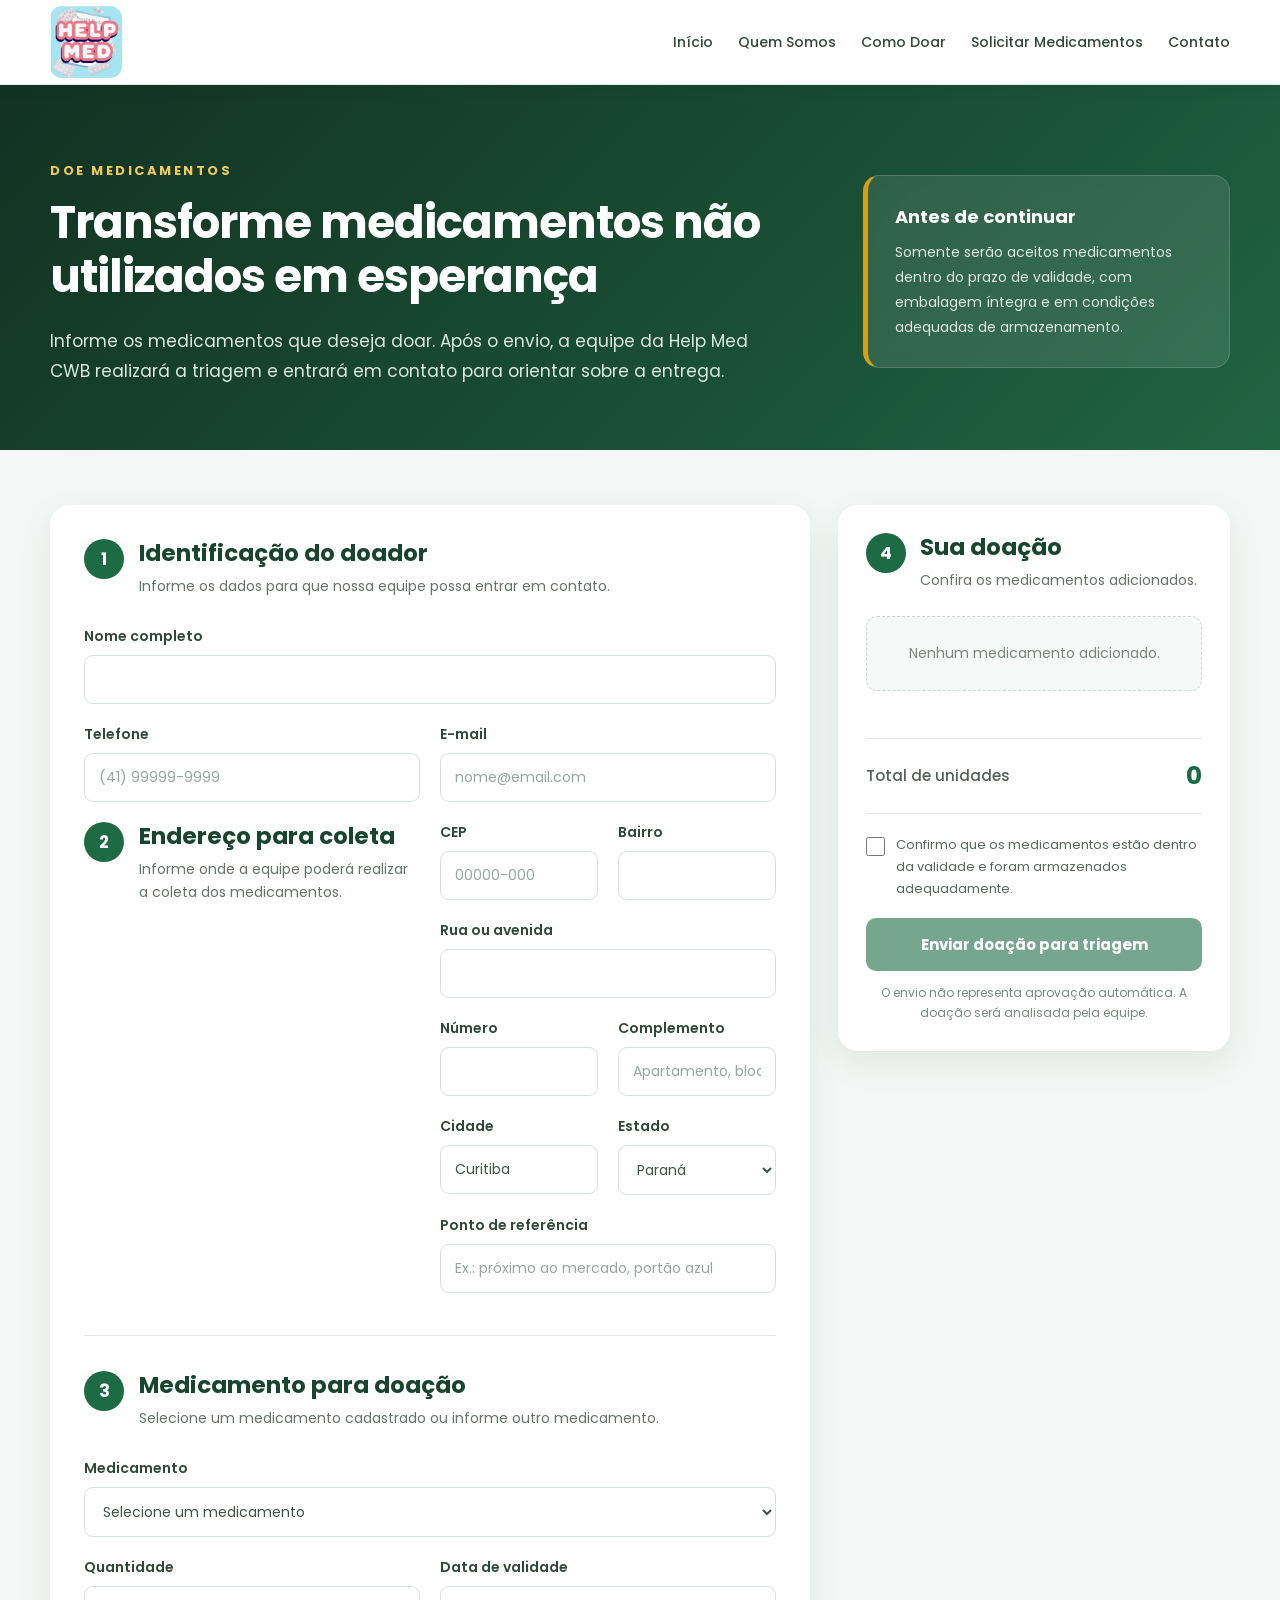
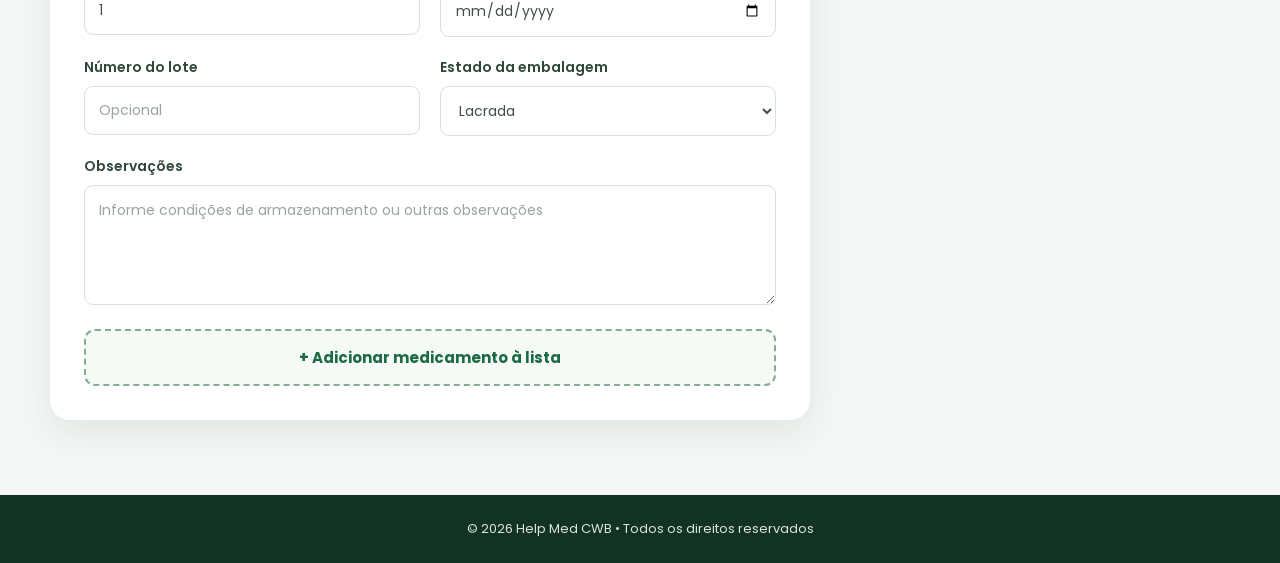
<file: doar.html>
<!DOCTYPE html>
<html lang="pt-BR">

<head>

    <meta charset="UTF-8">

    <meta
        name="viewport"
        content="width=device-width, initial-scale=1.0"
    >

    <title>Doar Medicamentos | Help Med CWB</title>

    <link rel="stylesheet" href="css/style.css">

    <link rel="stylesheet" href="css/doar.css">

    <link
        rel="preconnect"
        href="https://fonts.googleapis.com"
    >

    <link
        rel="preconnect"
        href="https://fonts.gstatic.com"
        crossorigin
    >

    <link
        href="https://fonts.googleapis.com/css2?family=Poppins:wght@300;400;500;600;700&display=swap"
        rel="stylesheet"
    >

    <link
        rel="icon"
        type="image/jpeg"
        href="Imagens/Logo1.jpeg"
    >

</head>

<body>

    <!-- =========================================
    CABEÇALHO
    ========================================== -->

    <header class="cabecalho-site">

        <div class="container-cabecalho">

            <a href="index.html" class="logo-site">

                <img
                    src="Imagens/Logo1.jpeg"
                    alt="Logo Help Med CWB"
                >

            </a>

            <nav class="navegacao-site">

                <a href="index.html">
                    Início
                </a>

                <a href="quem-somos.html">
                    Quem Somos
                </a>

                <a href="como-doar.html">
                    Como Doar
                </a>

                <a href="solicitar.html">
                    Solicitar Medicamentos
                </a>

                <a href="contato.html">
                    Contato
                </a>

            </nav>

        </div>

    </header>

    <!-- =========================================
    APRESENTAÇÃO
    ========================================== -->

    <main>

        <section class="apresentacao-doacao">

            <div class="container-doacao">

                <div class="texto-apresentacao">

                    <span>DOE MEDICAMENTOS</span>

                    <h1>
                        Transforme medicamentos não utilizados
                        em esperança
                    </h1>

                    <p>
                        Informe os medicamentos que deseja doar.
                        Após o envio, a equipe da Help Med CWB
                        realizará a triagem e entrará em contato
                        para orientar sobre a entrega.
                    </p>

                </div>

                <div class="aviso-doacao">

                    <strong>
                        Antes de continuar
                    </strong>

                    <p>
                        Somente serão aceitos medicamentos dentro
                        do prazo de validade, com embalagem íntegra
                        e em condições adequadas de armazenamento.
                    </p>

                </div>

            </div>

        </section>

        <!-- =========================================
        CONTEÚDO PRINCIPAL
        ========================================== -->

        <section class="secao-formulario-doacao">

            <div class="container-doacao grade-doacao">

                <!-- FORMULÁRIO -->

                <div class="coluna-formulario">

                    <div class="titulo-etapa">

                        <span class="numero-etapa">
                            1
                        </span>

                        <div>

                            <h2>
                                Identificação do doador
                            </h2>

                            <p>
                                Informe os dados para que nossa equipe
                                possa entrar em contato.
                            </p>

                        </div>

                    </div>

                    <form id="formDoacaoPublica">

                        <div class="grade-formulario-doacao">

                            <div class="campo-doacao campo-completo">

                                <label for="nomeDoador">
                                    Nome completo
                                </label>

                                <input
                                    type="text"
                                    id="nomeDoador"
                                    required
                                >

                            </div>

                            <div class="campo-doacao">

                                <label for="telefoneDoador">
                                    Telefone
                                </label>

                                <input
                                    type="tel"
                                    id="telefoneDoador"
                                    placeholder="(41) 99999-9999"
                                    required
                                >

                            </div>

                            <div class="campo-doacao">

                                <label for="emailDoador">
                                    E-mail
                                </label>

                                <input
                                    type="email"
                                    id="emailDoador"
                                    placeholder="nome@email.com"
                                    required
                                >

                            </div>

                            <div class="titulo-etapa etapa-endereco">

    <span class="numero-etapa">
        2
    </span>

    <div>

        <h2>
            Endereço para coleta
        </h2>

        <p>
            Informe onde a equipe poderá realizar a coleta
            dos medicamentos.
        </p>

    </div>

</div>

<div class="grade-formulario-doacao">

    <div class="campo-doacao">

        <label for="cepDoador">
            CEP
        </label>

        <input
            type="text"
            id="cepDoador"
            maxlength="9"
            placeholder="00000-000"
            required
        >

    </div>

    <div class="campo-doacao">

        <label for="bairroDoador">
            Bairro
        </label>

        <input
            type="text"
            id="bairroDoador"
            required
        >

    </div>

    <div class="campo-doacao campo-completo">

        <label for="logradouroDoador">
            Rua ou avenida
        </label>

        <input
            type="text"
            id="logradouroDoador"
            required
        >

    </div>

    <div class="campo-doacao">

        <label for="numeroDoador">
            Número
        </label>

        <input
            type="text"
            id="numeroDoador"
            required
        >

    </div>

    <div class="campo-doacao">

        <label for="complementoDoador">
            Complemento
        </label>

        <input
            type="text"
            id="complementoDoador"
            placeholder="Apartamento, bloco ou referência"
        >

    </div>

    <div class="campo-doacao">

        <label for="cidadeDoador">
            Cidade
        </label>

        <input
            type="text"
            id="cidadeDoador"
            value="Curitiba"
            required
        >

    </div>

    <div class="campo-doacao">

        <label for="estadoDoador">
            Estado
        </label>

        <select
            id="estadoDoador"
            required
        >
            <option value="PR" selected>
                Paraná
            </option>

            <option value="SC">
                Santa Catarina
            </option>

            <option value="SP">
                São Paulo
            </option>
        </select>

    </div>

    <div class="campo-doacao campo-completo">

        <label for="referenciaDoador">
            Ponto de referência
        </label>

        <input
            type="text"
            id="referenciaDoador"
            placeholder="Ex.: próximo ao mercado, portão azul"
        >

    </div>

</div>

                        </div>

                        <div class="titulo-etapa etapa-medicamento">

                            <span class="numero-etapa">
                                3
                            </span>

                            <div>

                                <h2>
                                    Medicamento para doação
                                </h2>

                                <p>
                                    Selecione um medicamento cadastrado
                                    ou informe outro medicamento.
                                </p>

                            </div>

                        </div>

                        <div class="grade-formulario-doacao">

                            <div class="campo-doacao campo-completo">

                                <label for="medicamentoDoacao">
                                    Medicamento
                                </label>

                                <select id="medicamentoDoacao">

                                    <option value="">
                                        Selecione um medicamento
                                    </option>

                                    <option value="outro">
                                        Outro medicamento
                                    </option>

                                </select>

                            </div>

                            <div
                                id="campoOutroMedicamento"
                                class="campo-doacao campo-completo"
                                hidden
                            >

                                <label for="outroMedicamento">
                                    Nome do medicamento
                                </label>

                                <input
                                    type="text"
                                    id="outroMedicamento"
                                    placeholder="Informe o nome comercial ou princípio ativo"
                                >

                            </div>

                            <div class="campo-doacao">

                                <label for="quantidadeDoacao">
                                    Quantidade
                                </label>

                                <input
                                    type="number"
                                    id="quantidadeDoacao"
                                    min="1"
                                    value="1"
                                >

                            </div>

                            <div class="campo-doacao">

                                <label for="validadeDoacao">
                                    Data de validade
                                </label>

                                <input
                                    type="date"
                                    id="validadeDoacao"
                                >

                            </div>

                            <div class="campo-doacao">

                                <label for="loteDoacao">
                                    Número do lote
                                </label>

                                <input
                                    type="text"
                                    id="loteDoacao"
                                    placeholder="Opcional"
                                >

                            </div>

                            <div class="campo-doacao">

                                <label for="estadoEmbalagem">
                                    Estado da embalagem
                                </label>

                                <select id="estadoEmbalagem">

                                    <option value="Lacrada">
                                        Lacrada
                                    </option>

                                    <option value="Aberta, mas íntegra">
                                        Aberta, mas íntegra
                                    </option>

                                    <option value="Danificada">
                                        Danificada
                                    </option>

                                </select>

                            </div>

                            <div class="campo-doacao campo-completo">

                                <label for="observacoesDoacao">
                                    Observações
                                </label>

                                <textarea
                                    id="observacoesDoacao"
                                    rows="4"
                                    placeholder="Informe condições de armazenamento ou outras observações"
                                ></textarea>

                            </div>

                        </div>

                        <button
                            type="button"
                            id="btnAdicionarItemDoacao"
                            class="btn-adicionar-doacao"
                        >
                            + Adicionar medicamento à lista
                        </button>

                    </form>

                </div>

                <!-- LISTA DE DOAÇÃO -->

                <aside class="resumo-doacao">

                    <div class="titulo-resumo">

                        <span class="numero-etapa">
                            4
                        </span>

                        <div>

                            <h2>
                                Sua doação
                            </h2>

                            <p>
                                Confira os medicamentos adicionados.
                            </p>

                        </div>

                    </div>

                    <div
                        id="listaItensDoacao"
                        class="lista-itens-doacao"
                    >

                        <p class="lista-vazia">
                            Nenhum medicamento adicionado.
                        </p>

                    </div>

                    <div class="total-doacao">

                        <span>
                            Total de unidades
                        </span>

                        <strong id="totalUnidadesDoacao">
                            0
                        </strong>

                    </div>

                    <label class="termo-doacao">

                        <input
                            type="checkbox"
                            id="confirmacaoDoacao"
                        >

                        <span>
                            Confirmo que os medicamentos estão dentro
                            da validade e foram armazenados adequadamente.
                        </span>

                    </label>

                    <div
                        id="mensagemDoacao"
                        class="mensagem-doacao"
                        role="alert"
                    ></div>

                    <button
                        type="button"
                        id="btnEnviarDoacao"
                        class="btn-enviar-doacao"
                        disabled
                    >
                        Enviar doação para triagem
                    </button>

                    <small class="informacao-envio">
                        O envio não representa aprovação automática.
                        A doação será analisada pela equipe.
                    </small>

                </aside>

            </div>

        </section>

    </main>

    <!-- =========================================
    MODAL DE CONFIRMAÇÃO
    ========================================== -->

    <div
        id="modalConfirmacaoDoacao"
        class="modal-confirmacao-doacao"
        aria-hidden="true"
    >

        <div class="confirmacao-doacao-conteudo">

            <div class="icone-sucesso-doacao">
                ✓
            </div>

            <h2>
                Doação enviada com sucesso
            </h2>

            <p>
                Sua doação foi registrada e encaminhada para
                triagem da equipe da Help Med CWB.
            </p>

            <div class="protocolo-doacao">

                <span>Protocolo</span>

                <strong id="protocoloDoacaoGerado">
                    —
                </strong>

            </div>

            <button
                type="button"
                id="btnFecharConfirmacaoDoacao"
                class="btn-fechar-confirmacao"
            >
                Concluir
            </button>

        </div>

    </div>

    <!-- =========================================
    RODAPÉ
    ========================================== -->

    <footer>

        <p>
            © 2026 Help Med CWB • Todos os direitos reservados
        </p>

    </footer>

    <script src="js/medicamentos.js"></script>

    <script src="js/doar.js"></script>

</body>

</html>
</file>
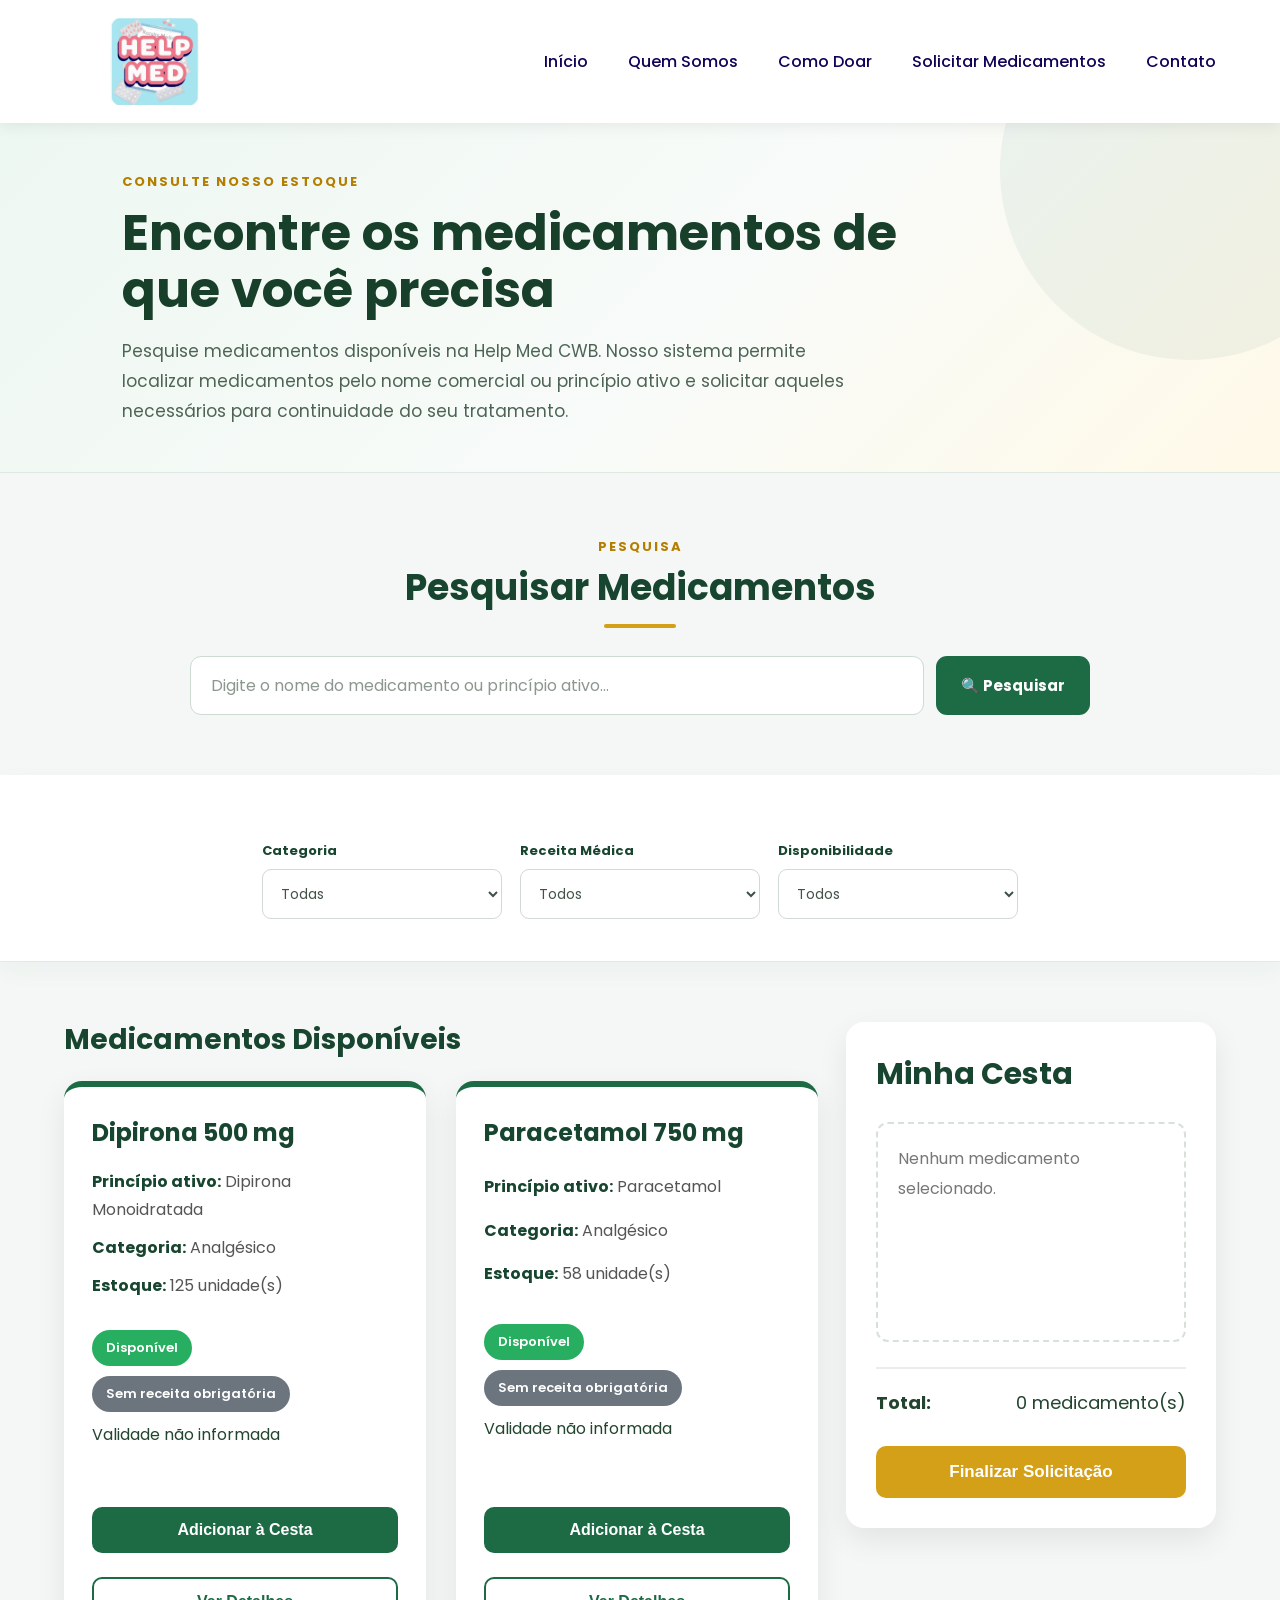
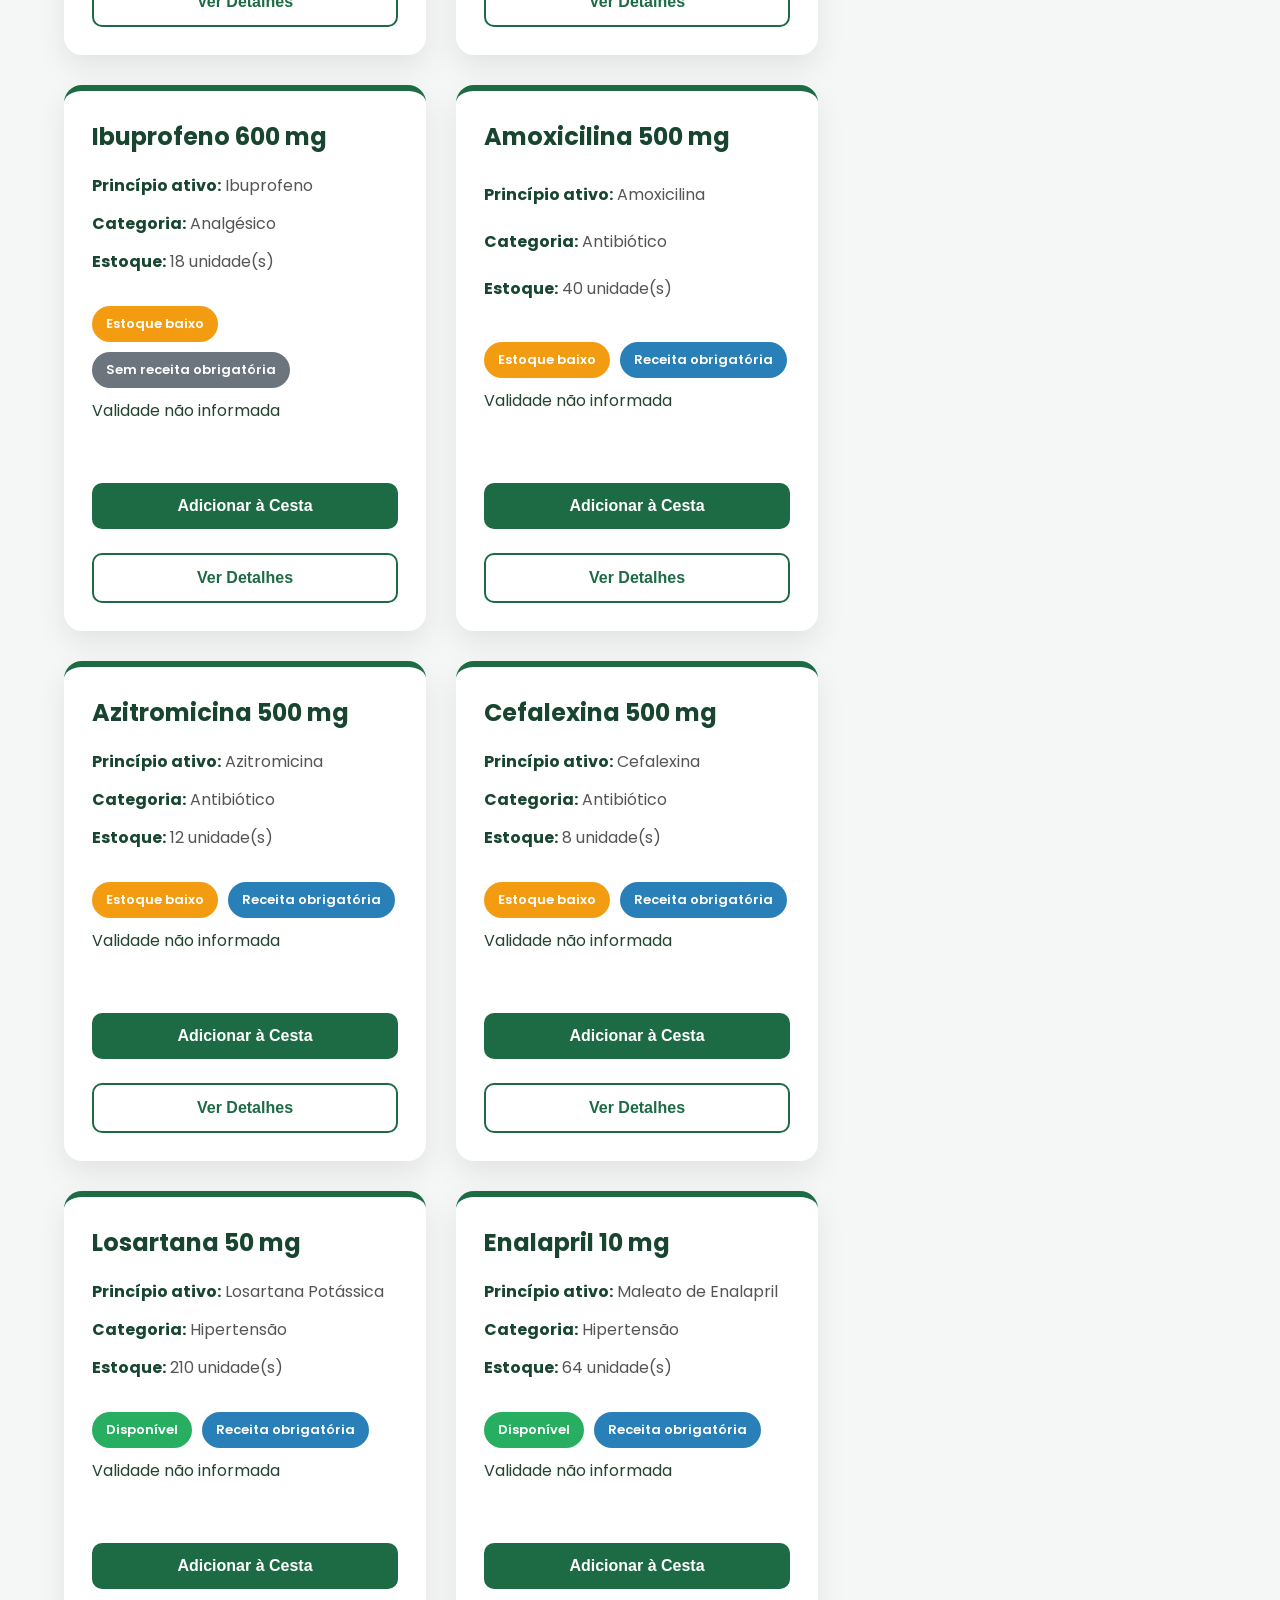
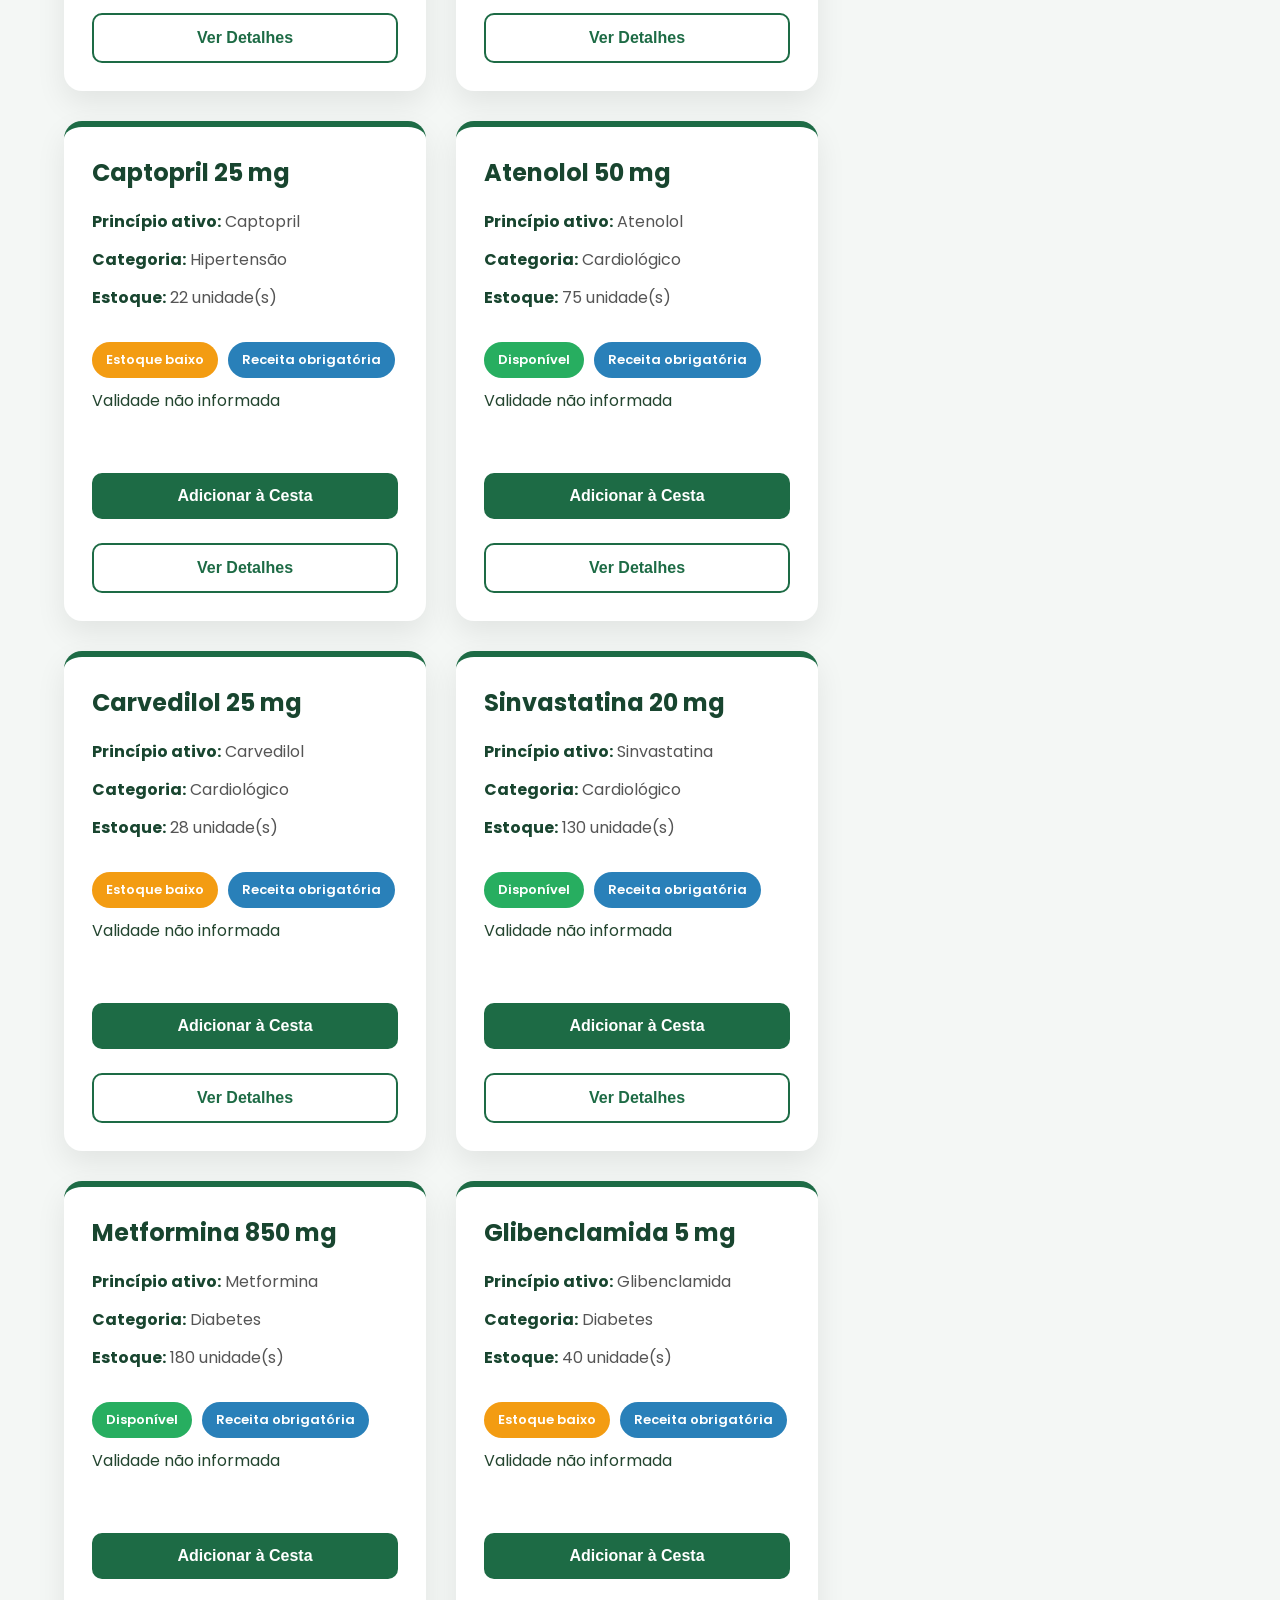
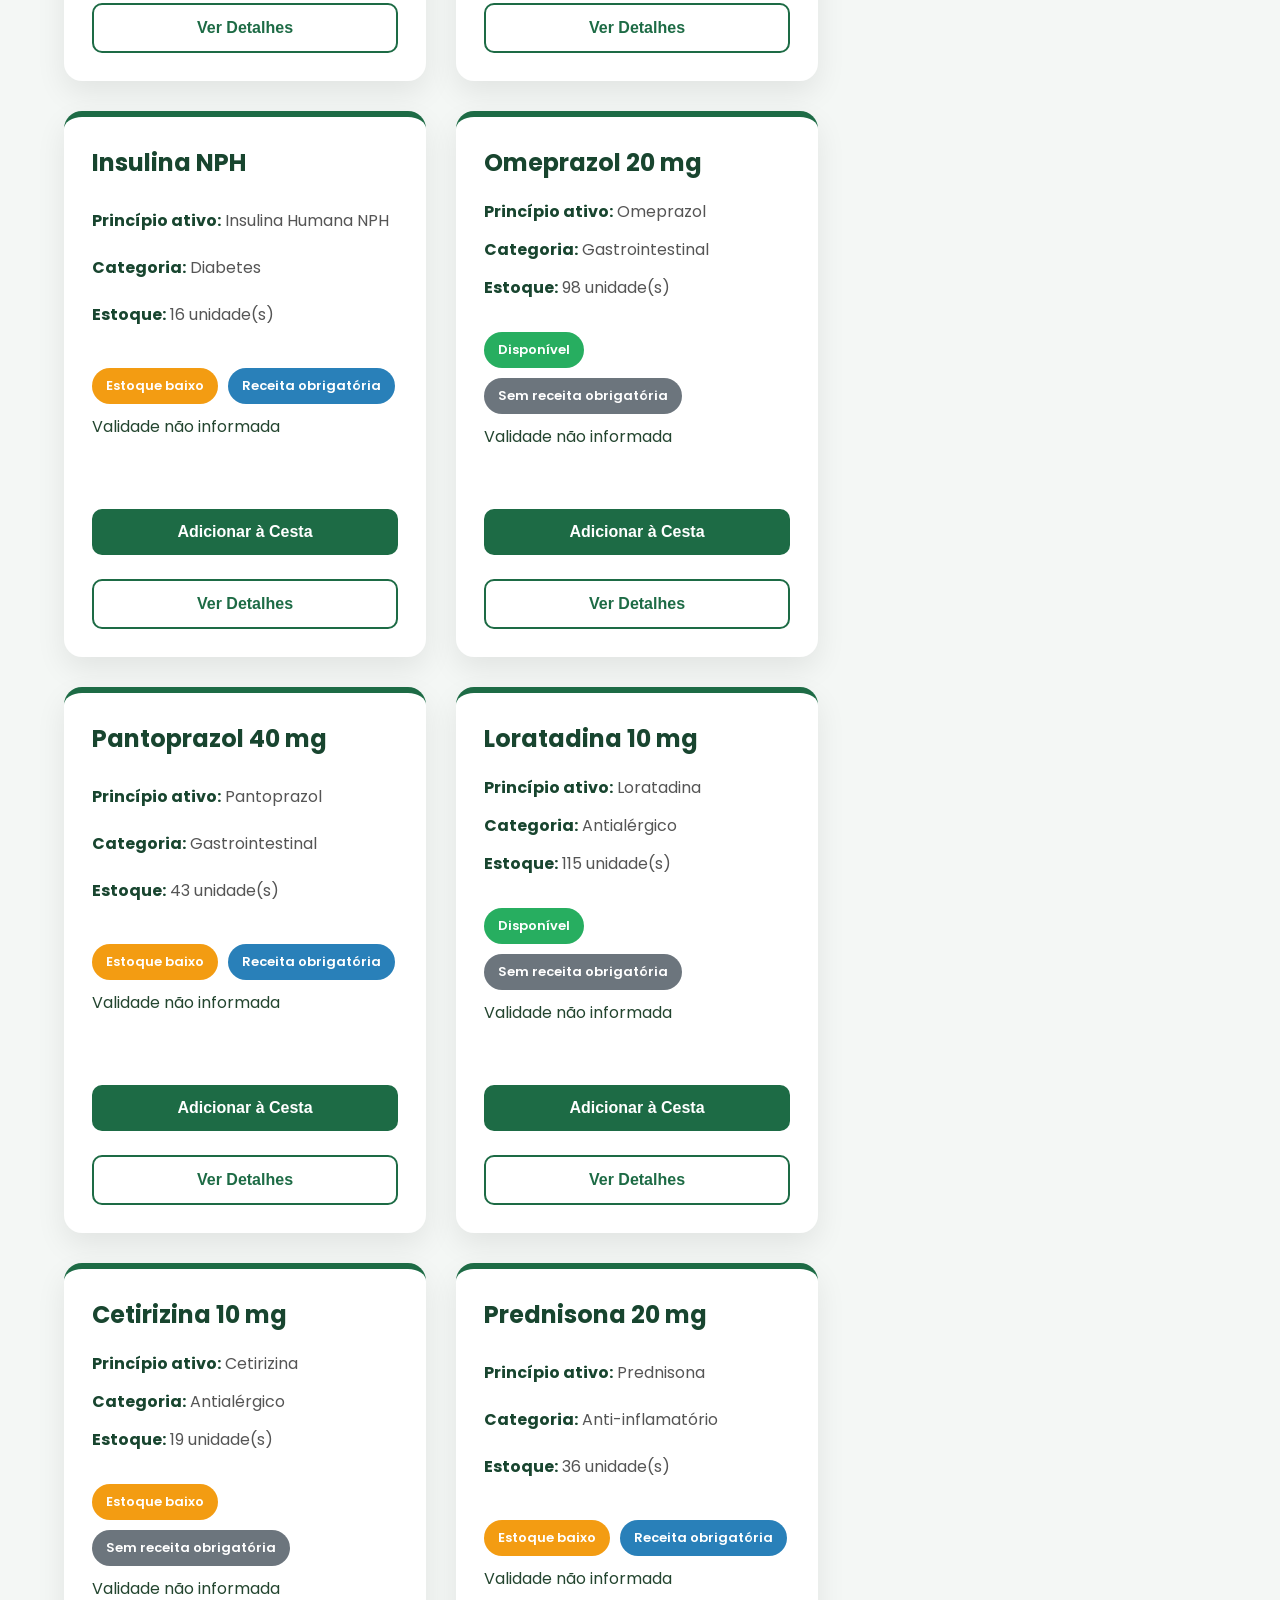
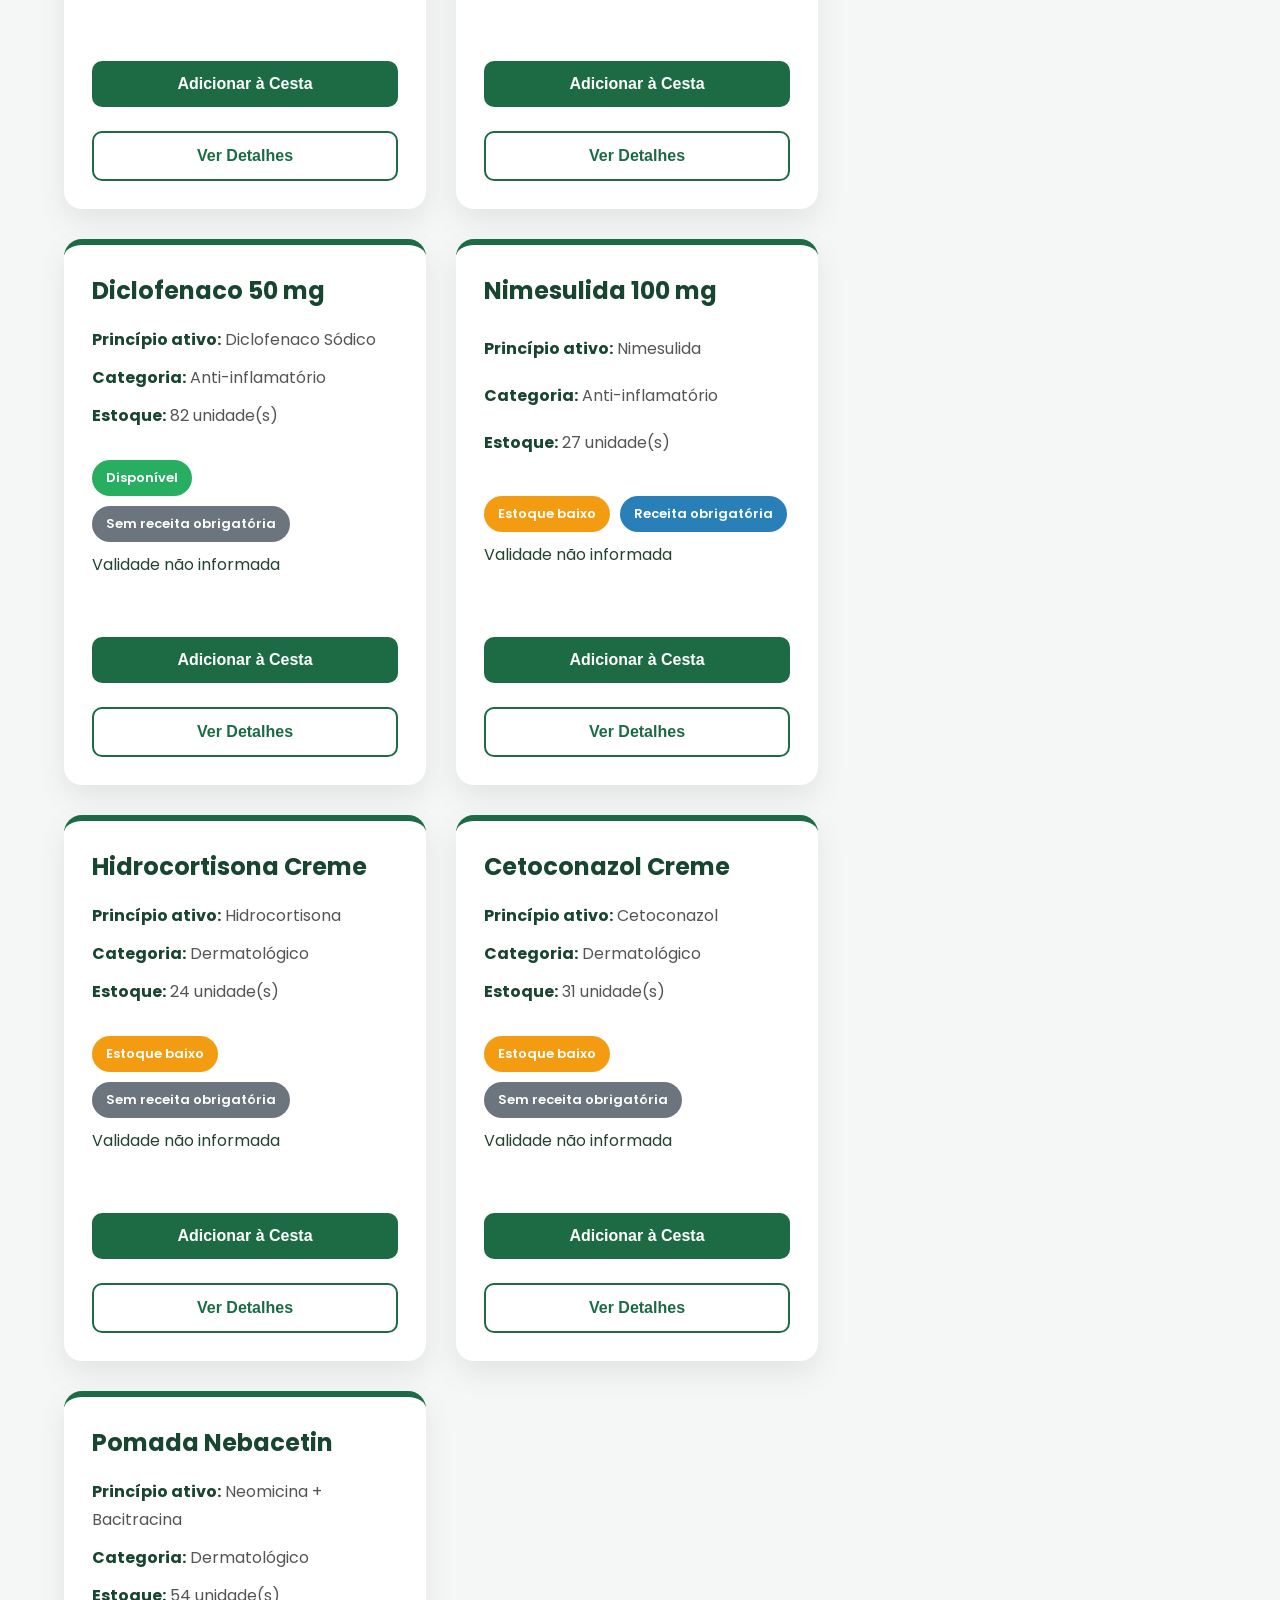
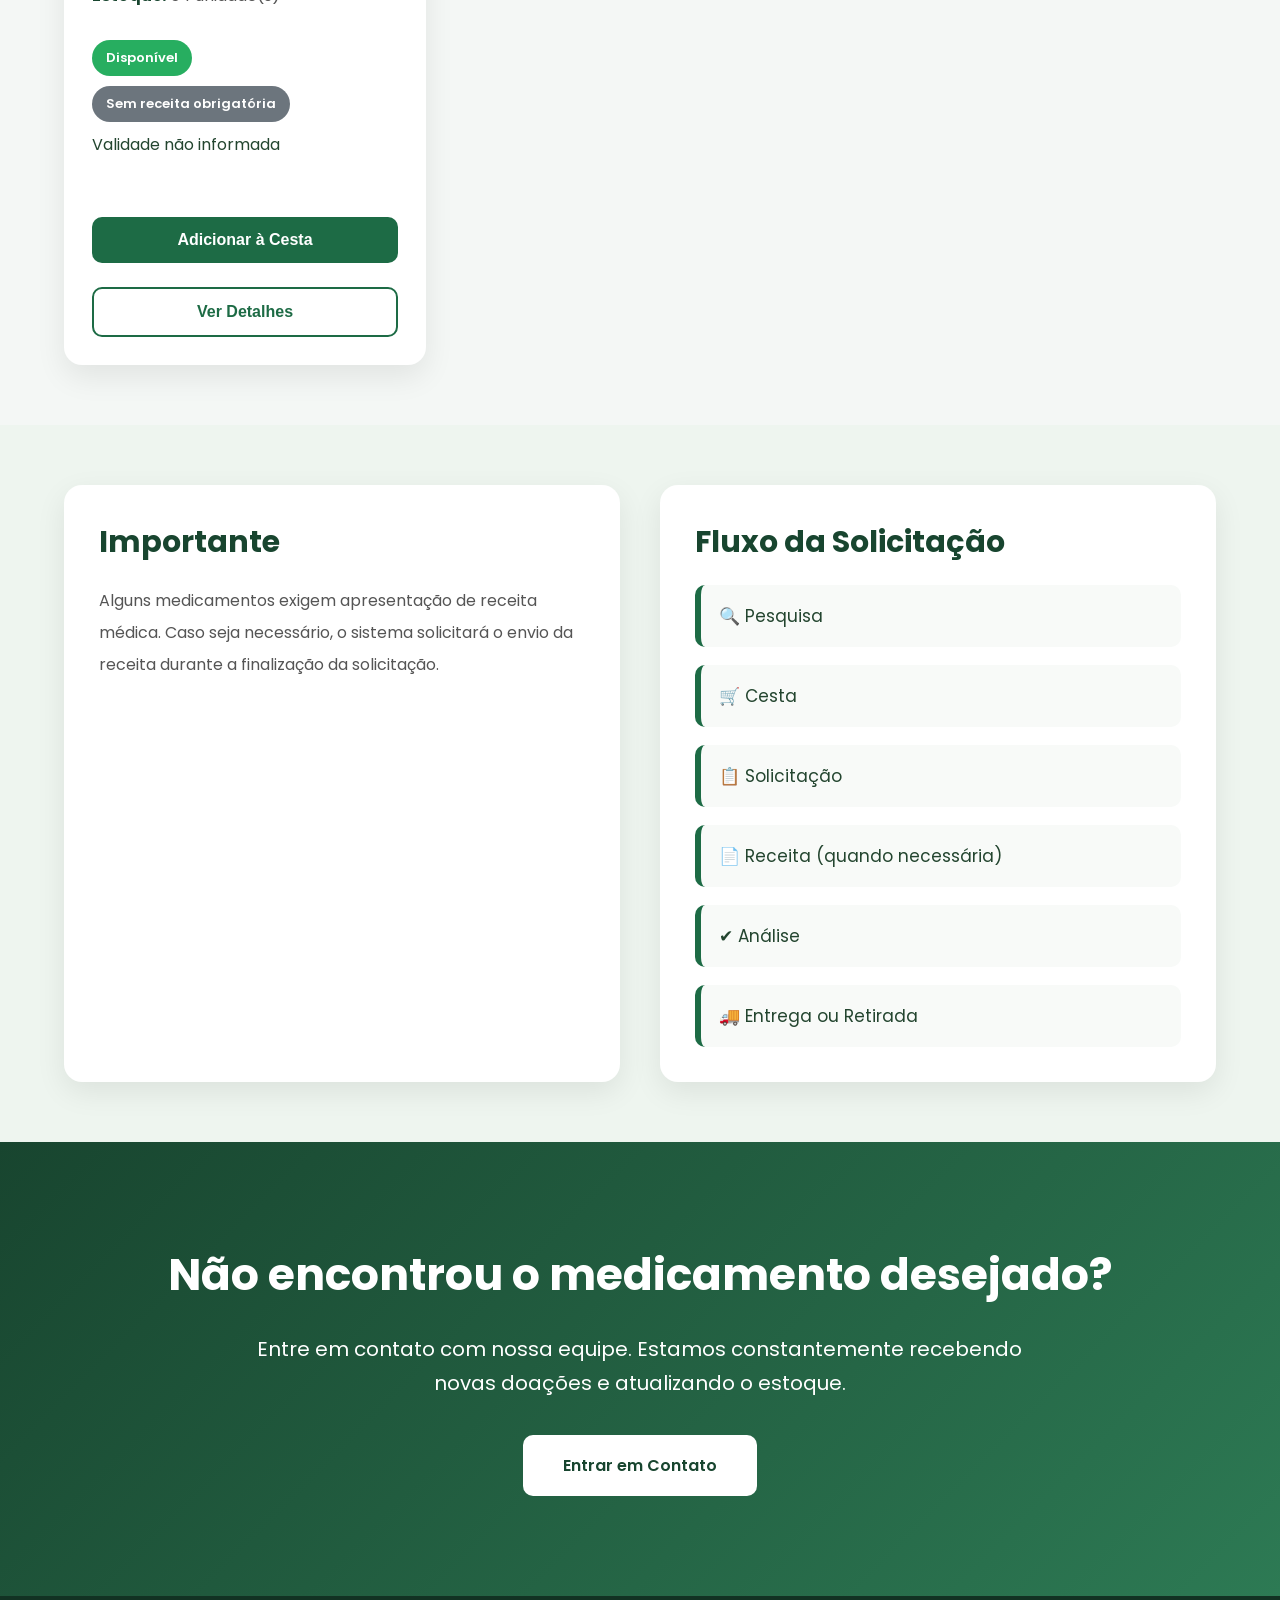
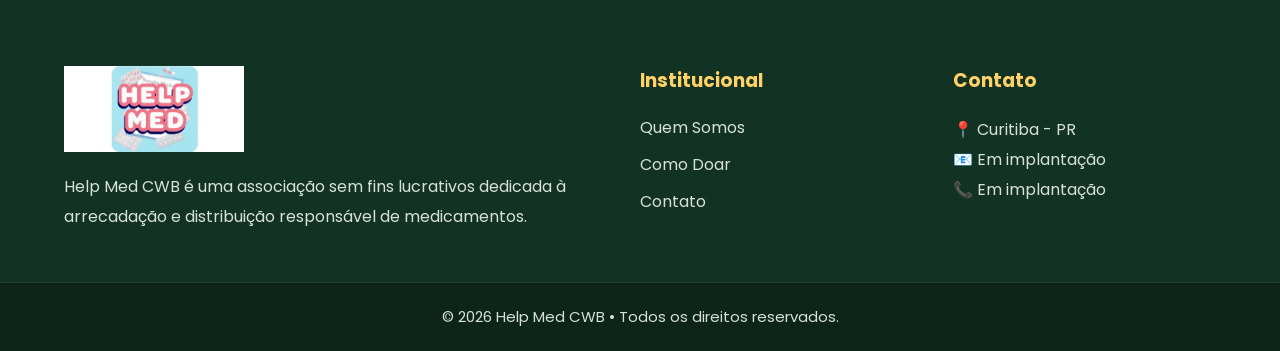
<file: solicitar.html>
<!DOCTYPE html>
<html lang="pt-BR">

<head>

    <meta charset="UTF-8">

    <meta name="viewport" content="width=device-width, initial-scale=1.0">

    <title>Solicitar Medicamentos | Help Med CWB</title>

    <!-- CSS Geral -->
    <link rel="stylesheet" href="css/style.css">

    <!-- CSS da página -->
    <link rel="stylesheet" href="css/solicitar.css">

    <!-- Google Fonts -->
    <link rel="preconnect" href="https://fonts.googleapis.com">

    <link rel="preconnect" href="https://fonts.gstatic.com" crossorigin>

    <link href="https://fonts.googleapis.com/css2?family=Poppins:wght@300;400;500;600;700&display=swap"
          rel="stylesheet">

</head>

<body>

<!-- ==========================================
HEADER
========================================== -->

<header>

    <div class="container">

        <a href="index.html" class="logo">

            <img src="Imagens/Logo1.jpeg" alt="Help Med CWB">

        </a>

        <nav>

            <ul>

                <li><a href="index.html">Início</a></li>

                <li><a href="quem-somos.html">Quem Somos</a></li>

                <li><a href="como-doar.html">Como Doar</a></li>

                <li><a href="solicitar.html" class="ativo">
                    Solicitar Medicamentos
                </a></li>

                <li><a href="contato.html">Contato</a></li>

            </ul>

        </nav>

    </div>

</header>

<!-- ==========================================
BANNER
========================================== -->

<section class="banner-solicitar reveal-zoom">

    <div class="container">

        <div class="banner-texto">

            <span>CONSULTE NOSSO ESTOQUE</span>

            <h1>Encontre os medicamentos de que você precisa</h1>

            <p>

                Pesquise medicamentos disponíveis na Help Med CWB.
                Nosso sistema permite localizar medicamentos pelo
                nome comercial ou princípio ativo e solicitar aqueles
                necessários para continuidade do seu tratamento.

            </p>

        </div>

    </div>

</section>

<!-- ==========================================
PESQUISA
========================================== -->

<section class="pesquisa reveal">

    <div class="container">

        <div class="titulo-secao">

            <span>PESQUISA</span>

            <h2>Pesquisar Medicamentos</h2>

            <div class="linha"></div>

        </div>

        <div class="barra-pesquisa">

            <input
                type="text"
                id="pesquisa"
                placeholder="Digite o nome do medicamento ou princípio ativo...">

            <button id="btnPesquisar">

                🔍 Pesquisar

            </button>

        </div>

    </div>

</section>

<!-- ==========================================
FILTROS
========================================== -->

<section class="filtros reveal-left">

<div class="container">

<div class="filtro">

<label>Categoria</label>

<select id="categoria">

<option value="">Todas</option>

<option>Analgésico</option>

<option>Antibiótico</option>

<option>Cardiológico</option>

<option>Diabetes</option>

<option>Dermatológico</option>

<option>Hipertensão</option>

</select>

</div>

<div class="filtro">

<label>Receita Médica</label>

<select id="receita">

<option value="">Todos</option>

<option value="sim">Necessita Receita</option>

<option value="nao">Não Necessita</option>

</select>

</div>

<div class="filtro">

<label>Disponibilidade</label>

<select id="estoque">

<option value="">Todos</option>

<option value="disponivel">Disponível</option>

<option value="baixo">Estoque Baixo</option>

</select>

</div>

</div>

</section>

<!-- ==========================================
ÁREA PRINCIPAL
========================================== -->

<section class="conteudo reveal">

<div class="container painel">

<!-- Lista de medicamentos -->

<div class="lista-medicamentos">

<h2>Medicamentos Disponíveis</h2>

<div id="medicamentos">

<!-- JavaScript irá preencher -->

</div>

</div>

<!-- Cesta -->

<aside class="cesta">

<h2>Minha Cesta</h2>

<div id="lista-cesta">

<p>Nenhum medicamento selecionado.</p>

</div>

<div class="total">

<strong>Total:</strong>

<span id="totalItens">0 medicamentos</span>

</div>

<button id="btnFinalizar">

Finalizar Solicitação

</button>

</aside>

</div>

</section>

<!-- ==========================================
INFORMAÇÕES IMPORTANTES
========================================== -->

<section class="informacoes reveal-right">

<div class="container">

<div class="aviso">

<h2>Importante</h2>

<p>

Alguns medicamentos exigem apresentação de receita médica.
Caso seja necessário, o sistema solicitará o envio da receita
durante a finalização da solicitação.

</p>

</div>

<div class="fluxo">

<h2>Fluxo da Solicitação</h2>

<div class="etapas">

<div>🔍 Pesquisa</div>

<div>🛒 Cesta</div>

<div>📋 Solicitação</div>

<div>📄 Receita (quando necessária)</div>

<div>✔ Análise</div>

<div>🚚 Entrega ou Retirada</div>

</div>

</div>

</div>

</section>

<!-- ==========================================
CTA
========================================== -->

<section class="cta reveal">

<div class="container">

<h2>

Não encontrou o medicamento desejado?

</h2>

<p>

Entre em contato com nossa equipe.
Estamos constantemente recebendo novas doações e atualizando o estoque.

</p>

<a href="contato.html" class="btn verde">

Entrar em Contato

</a>

</div>

</section>

<!-- ==========================================
MODAL DE DETALHES DO MEDICAMENTO
========================================== -->

<div
    id="modalMedicamento"
    class="modal"
    role="dialog"
    aria-modal="true"
    aria-labelledby="tituloModal"
    aria-hidden="true"
>
    <div class="modal-conteudo">

        <button
            type="button"
            class="fechar-modal"
            aria-label="Fechar detalhes do medicamento"
        >
            &times;
        </button>

        <div id="conteudoModal"></div>

    </div>
</div>

<!-- ==========================================
MODAL DE FINALIZAÇÃO DA SOLICITAÇÃO
========================================== -->

<div
    id="modalFinalizacao"
    class="modal-finalizacao"
    role="dialog"
    aria-modal="true"
    aria-labelledby="tituloFinalizacao"
    aria-hidden="true"
>
    <div class="finalizacao-conteudo">

        <button
            type="button"
            id="fecharFinalizacao"
            class="fechar-finalizacao"
            aria-label="Fechar finalização"
        >
            &times;
        </button>

        <div class="finalizacao-cabecalho">

            <span>FINALIZAÇÃO DO PEDIDO</span>

            <h2 id="tituloFinalizacao">
                Confirme sua solicitação
            </h2>

            <p>
                Revise os medicamentos, informe a forma de recebimento
                e confirme os dados necessários.
            </p>

        </div>

        <!-- RESUMO DA CESTA -->

        <section class="etapa-finalizacao">

            <h3>
                <span class="numero-finalizacao">1</span>
                Resumo dos medicamentos
            </h3>

            <div id="resumoFinalizacao" class="resumo-finalizacao">

                <!-- Preenchido pelo JavaScript -->

            </div>

            <div class="total-finalizacao">

                <strong>Total solicitado:</strong>

                <span id="totalFinalizacao">
                    0 medicamento(s)
                </span>

            </div>

        </section>

        <!-- RECEITA MÉDICA -->

        <section
            id="secaoReceita"
            class="etapa-finalizacao secao-receita"
            hidden
        >

            <h3>
                <span class="numero-finalizacao">2</span>
                Receita médica
            </h3>

            <div class="aviso-receita-finalizacao">

                <strong>Atenção:</strong>

                <p>
                    Um ou mais medicamentos selecionados necessitam de
                    receita médica. Você pode anexar a imagem agora ou
                    continuar sem o documento.
                </p>

                <p>
                    Caso a receita não seja anexada, o fornecimento do
                    medicamento ficará sujeito à avaliação da equipe da
                    Help Med CWB.
                </p>

            </div>

            <div class="campo-arquivo">

                <label for="arquivoReceita">
                    Anexar receita
                </label>

                <input
                    type="file"
                    id="arquivoReceita"
                    name="arquivoReceita"
                    accept=".jpg,.jpeg,.png,.pdf"
                >

                <small>
                    Formatos aceitos: JPG, PNG ou PDF.
                </small>

                <div
                    id="nomeArquivoReceita"
                    class="nome-arquivo"
                ></div>

            </div>

        </section>

        <!-- FORMA DE RECEBIMENTO -->

        <section class="etapa-finalizacao">

            <h3>
                <span class="numero-finalizacao">3</span>
                Forma de recebimento
            </h3>

            <div class="opcoes-recebimento">

                <label class="opcao-recebimento">

                    <input
                        type="radio"
                        name="formaRecebimento"
                        value="retirada"
                        checked
                    >

                    <span class="opcao-conteudo">

                        <strong>Retirada no local</strong>

                        <small>
                            O pedido será retirado em um ponto definido
                            pela Help Med CWB.
                        </small>

                    </span>

                </label>

                <label class="opcao-recebimento">

                    <input
                        type="radio"
                        name="formaRecebimento"
                        value="entrega"
                    >

                    <span class="opcao-conteudo">

                        <strong>Entrega no endereço</strong>

                        <small>
                            Informe o endereço onde deseja receber o pedido.
                        </small>

                    </span>

                </label>

            </div>

        </section>

        <!-- ENDEREÇO -->

        <section
            id="secaoEndereco"
            class="etapa-finalizacao"
            hidden
        >

            <h3>
                <span class="numero-finalizacao">4</span>
                Endereço de entrega
            </h3>

            <div class="endereco-opcoes">

                <label>

                    <input
                        type="radio"
                        name="tipoEndereco"
                        value="cadastro"
                        checked
                    >

                    Utilizar o endereço do cadastro

                </label>

                <label>

                    <input
                        type="radio"
                        name="tipoEndereco"
                        value="novo"
                    >

                    Informar outro endereço

                </label>

            </div>

            <div
                id="novoEndereco"
                class="formulario-endereco"
                hidden
            >

                <div class="campo-formulario campo-cep">

                    <label for="cepEntrega">CEP</label>

                    <input
                        type="text"
                        id="cepEntrega"
                        maxlength="9"
                        placeholder="00000-000"
                    >

                </div>

                <div class="campo-formulario campo-logradouro">

                    <label for="logradouroEntrega">
                        Rua ou avenida
                    </label>

                    <input
                        type="text"
                        id="logradouroEntrega"
                        placeholder="Informe o logradouro"
                    >

                </div>

                <div class="campo-formulario campo-numero">

                    <label for="numeroEntrega">Número</label>

                    <input
                        type="text"
                        id="numeroEntrega"
                        placeholder="Número"
                    >

                </div>

                <div class="campo-formulario campo-complemento">

                    <label for="complementoEntrega">
                        Complemento
                    </label>

                    <input
                        type="text"
                        id="complementoEntrega"
                        placeholder="Apartamento, bloco ou referência"
                    >

                </div>

                <div class="campo-formulario campo-bairro">

                    <label for="bairroEntrega">Bairro</label>

                    <input
                        type="text"
                        id="bairroEntrega"
                        placeholder="Informe o bairro"
                    >

                </div>

                <div class="campo-formulario campo-cidade">

                    <label for="cidadeEntrega">Cidade</label>

                    <input
                        type="text"
                        id="cidadeEntrega"
                        value="Curitiba"
                    >

                </div>

                <div class="campo-formulario campo-estado">

                    <label for="estadoEntrega">Estado</label>

                    <select id="estadoEntrega">

                        <option value="PR" selected>Paraná</option>
                        <option value="SC">Santa Catarina</option>
                        <option value="SP">São Paulo</option>

                    </select>

                </div>

            </div>

        </section>

        <!-- DECLARAÇÃO -->

        <section class="etapa-finalizacao">

            <h3>
                <span class="numero-finalizacao">5</span>
                Confirmação
            </h3>

            <label class="termo-confirmacao">

                <input
                    type="checkbox"
                    id="confirmarInformacoes"
                >

                <span>
                    Confirmo que as informações fornecidas são verdadeiras
                    e estou ciente de que a solicitação será analisada pela
                    equipe da Help Med CWB.
                </span>

            </label>

        </section>

        <!-- MENSAGEM DE VALIDAÇÃO -->

        <div
            id="mensagemFinalizacao"
            class="mensagem-finalizacao"
            role="alert"
        ></div>

        <!-- BOTÕES -->

        <div class="acoes-finalizacao">

            <button
                type="button"
                id="cancelarFinalizacao"
                class="btn-cancelar-finalizacao"
            >
                Voltar
            </button>

            <button
                type="button"
                id="confirmarSolicitacao"
                class="btn-confirmar-finalizacao"
            >
                Confirmar Solicitação
            </button>

        </div>

    </div>
</div>

<!-- ==========================================
RODAPÉ
========================================== -->

<footer class="footer reveal">

<div class="container footer-container">

<div class="footer-col">

<img
src="Imagens/Logo1.jpeg"
class="footer-logo"
alt="Help Med">

<p>

Help Med CWB é uma associação sem fins lucrativos dedicada
à arrecadação e distribuição responsável de medicamentos.

</p>

</div>

<div class="footer-col">

<h3>Institucional</h3>

<ul>

<li><a href="quem-somos.html">Quem Somos</a></li>

<li><a href="como-doar.html">Como Doar</a></li>

<li><a href="contato.html">Contato</a></li>

</ul>

</div>

<div class="footer-col">

<h3>Contato</h3>

<p>📍 Curitiba - PR</p>

<p>📧 Em implantação</p>

<p>📞 Em implantação</p>

</div>

</div>

<div class="copyright">

© 2026 Help Med CWB • Todos os direitos reservados.

</div>

</footer>

<!-- Base de medicamentos -->
<script src="js/medicamentos.js"></script>
<script src="js/carrinho.js"></script>
<script src="js/solicitar.js"></script>

<!-- Animações -->
<script src="js/script.js"></script>

</body>

</html>
</file>
<file: css/style.css>
/* ==========================================================
   HELP MED CWB
   Desenvolvido por Maikel Aurélio Zanchi
==========================================================*/

/*==========================================================
RESET
==========================================================*/

*{
    margin:0;
    padding:0;
    box-sizing:border-box;
}

html{
    scroll-behavior:smooth;
}

body{

    font-family:'Poppins',sans-serif;

    background:#f7f9f8;

    color:#2b2b2b;

    overflow-x:hidden;

}

img{

    max-width:100%;

    display:block;

}

a{

    text-decoration:none;

}

ul{

    list-style:none;

}

/*==========================================================
CORES
==========================================================*/

:root{

    --verde:#060775;

    --verde-claro:#2F8F6B;

    --verde-suave:#EAF7F1;

    --verde-escuro:#170346;

    --dourado:#D8A628;

    --cinza:#666666;

    --cinza-claro:#F5F7F8;

    --branco:#FFFFFF;

    --sombra:0 8px 25px rgba(0,0,0,.08);

    --radius:18px;

}

/*==========================================================
CONTAINER PADRÃO
==========================================================*/

.container{

    width:90%;

    max-width:1300px;

    margin:auto;

}

/*==========================================================
HEADER
==========================================================*/

header{

    position:fixed;

    top:0;

    left:0;

    width:100%;

    background:white;

    box-shadow:0 2px 15px rgba(0,0,0,.08);

    z-index:999;

}

header .container{

    display:flex;

    justify-content:space-between;

    align-items:center;

    padding:18px 0;

}

/*==========================================================
LOGO
==========================================================*/

.logo img{

    width:180px;

}

/*==========================================================
MENU
==========================================================*/

nav ul{

    display:flex;

    gap:40px;

}

nav ul li a{

    color:#120258;

    font-weight:500;

    transition:.3s;

    position:relative;

}

nav ul li a:hover{

    color:var(--verde);

}

nav ul li a::after{

    content:"";

    position:absolute;

    width:0;

    height:3px;

    background:var(--dourado);

    left:0;

    bottom:-8px;

    transition:.3s;

}

nav ul li a:hover::after{

    width:100%;

}

/*==========================================================
BOTÃO LOGIN
==========================================================*/

.login{

    background:var(--verde);

    color:white;

    padding:14px 24px;

    border-radius:10px;

    font-weight:600;

    transition:.3s;

}

.login:hover{

    background:var(--verde-escuro);

    transform:translateY(-2px);

}

.login i{

    margin-right:8px;

}

/*==========================================================
HERO
==========================================================*/

.hero{

    margin-top:120px;

    padding:80px 0;

    background:linear-gradient(
        135deg,
        #ffffff,
        #eef8f2
    );

}

.hero-container{

    width:90%;

    max-width:1300px;

    margin:auto;

    display:flex;

    justify-content:space-between;

    align-items:center;

    gap:80px;

}

/*==========================================================
TEXTO HERO
==========================================================*/

.hero-texto{

    flex:1;

}

.titulo-menor{

    color:var(--dourado);

    text-transform:uppercase;

    font-size:15px;

    letter-spacing:3px;

    font-weight:700;

}

.hero-texto h1{

    font-size:56px;

    color:var(--verde-escuro);

    line-height:68px;

    margin:20px 0;

}

.hero-texto p{

    font-size:20px;

    line-height:36px;

    color:#555;

    margin-bottom:45px;

}

/*==========================================================
BOTÕES
==========================================================*/

.hero-botoes{

    display:flex;

    gap:20px;

}

.btn-doar{

    background:var(--verde);

    color:white;

    padding:18px 36px;

    border-radius:12px;

    font-weight:600;

    transition:.3s;

    box-shadow:var(--sombra);

}

.btn-doar:hover{

    transform:translateY(-4px);

    background:var(--verde-escuro);

}

.btn-solicitar{

    border:2px solid var(--verde);

    color:var(--verde);

    padding:18px 36px;

    border-radius:12px;

    font-weight:600;

    transition:.3s;

}

.btn-solicitar:hover{

    background:var(--verde);

    color:white;

}

.btn-principal{

    display:inline-flex;
    justify-content:center;
    align-items:center;

    min-width:240px;

    padding:15px 30px;

    border-radius:10px;

    font-size:16px;
    font-weight:600;

    text-decoration:none;

    transition:.3s;

}

.btn-secundario{

    background:#1d34b8;
    color:#fff;

}

.btn-secundario:hover{

    background: #1d34b8;

}

/*==========================================================
LOGO HERO
==========================================================*/

.hero-imagem{

    flex:1;

    display:flex;

    justify-content:center;

}

.logo-card{

    background:white;

    padding:45px;

    border-radius:25px;

    box-shadow:0 15px 35px rgba(0,0,0,.12);

    transition:.4s;

}

.logo-card:hover{

    transform:translateY(-8px);

}

.logo-card img{

    width:420px;

}

/*==========================================================
CARDS SUPERIORES
==========================================================*/

.numeros{

    width:90%;

    max-width:1300px;

    margin:70px auto;

    display:grid;

    grid-template-columns:repeat(4,1fr);

    gap:30px;

}

.numero{

    background:white;

    padding:35px;

    border-radius:20px;

    text-align:center;

    box-shadow:var(--sombra);

    transition:.4s;

}

.numero:hover{

    transform:translateY(-8px);

}

.numero i{

    font-size:45px;

    color:var(--verde);

    margin-bottom:20px;

}

.numero h2{

    color:var(--verde-escuro);

    margin-bottom:15px;

}

.numero p{

    color:#666;

    line-height:28px;

}

/*==========================================================
TÍTULO DAS SEÇÕES
==========================================================*/

.titulo-secao{

    text-align:center;

    margin-bottom:60px;

}

.titulo-secao span{

    display:block;

    color:var(--dourado);

    font-size:15px;

    font-weight:700;

    text-transform:uppercase;

    letter-spacing:3px;

    margin-bottom:12px;

}

.titulo-secao h2{

    font-size:42px;

    color:var(--verde-escuro);

    margin-bottom:20px;

}

.linha{

    width:90px;

    height:5px;

    background:var(--dourado);

    margin:auto;

    border-radius:20px;

}


/*==========================================================
NOSSO PROPÓSITO
==========================================================*/

.proposito{

    padding:90px 0;

    background:#ffffff;

}

.proposito-card{

    width:90%;

    max-width:1200px;

    margin:auto;

    background:var(--branco);

    border-radius:25px;

    padding:55px;

    display:flex;

    align-items:flex-start;

    gap:35px;

    box-shadow:var(--sombra);

    transition:.4s;

}

.proposito-card:hover{

    transform:translateY(-6px);

}

.proposito-card .icone{

    min-width:90px;

    height:90px;

    background:var(--verde-suave);

    border-radius:50%;

    display:flex;

    justify-content:center;

    align-items:center;

}

.proposito-card .icone i{

    font-size:40px;

    color:var(--verde);

}

.proposito-card .texto{

    flex:1;

}

.proposito-card .texto p{

    font-size:20px;

    line-height:36px;

    color:#555;

    text-align:justify;

}


/*==========================================================
MISSÃO E VISÃO
==========================================================*/

.missao-visao{

    width:90%;

    max-width:1300px;

    margin:90px auto;

    display:grid;

    grid-template-columns:repeat(2,1fr);

    gap:35px;

}

.card-institucional{

    background:#fff;

    padding:45px;

    border-radius:22px;

    box-shadow:var(--sombra);

    transition:.35s;

    text-align:center;

}

.card-institucional:hover{

    transform:translateY(-8px);

}

.icone-card{

    width:90px;

    height:90px;

    margin:auto;

    border-radius:50%;

    background:var(--verde-suave);

    display:flex;

    justify-content:center;

    align-items:center;

    margin-bottom:25px;

}

.icone-card i{

    font-size:42px;

    color:var(--verde);

}

.card-institucional h3{

    font-size:30px;

    color:var(--verde-escuro);

    margin-bottom:20px;

}

.card-institucional p{

    color:#666;

    line-height:34px;

    font-size:18px;

    text-align:justify;

}


/*==========================================================
VALORES
==========================================================*/

.valores{

    padding:90px 0;

    background:var(--cinza-claro);

}

.valores-grid{

    width:90%;

    max-width:1300px;

    margin:auto;

    display:grid;

    grid-template-columns:repeat(4,1fr);

    gap:30px;

}

.valor-card{

    background:white;

    border-radius:20px;

    padding:35px;

    text-align:center;

    box-shadow:var(--sombra);

    transition:.35s;

}

.valor-card:hover{

    transform:translateY(-10px);

}

.valor-card i{

    font-size:42px;

    color:var(--verde);

    margin-bottom:20px;

}

.valor-card h3{

    color:var(--verde-escuro);

    margin-bottom:18px;

    font-size:22px;

}

.valor-card p{

    color:#666;

    line-height:28px;

}


/*==========================================================
OBJETIVOS ESTRATÉGICOS
==========================================================*/

.objetivos{

    padding:90px 0;

    background:#fff;

}

.objetivos-grid{

    width:90%;

    max-width:1300px;

    margin:auto;

    display:grid;

    grid-template-columns:repeat(2,1fr);

    gap:30px;

}

.objetivo-card{

    background:white;

    padding:35px;

    border-radius:20px;

    box-shadow:var(--sombra);

    position:relative;

    transition:.35s;

    border-left:8px solid var(--dourado);

}

.objetivo-card:hover{

    transform:translateY(-8px);

}

.objetivo-card span{

    position:absolute;

    top:20px;

    right:25px;

    font-size:46px;

    font-weight:700;

    color:#dfe8e4;

}

.objetivo-card h3{

    color:var(--verde-escuro);

    margin-bottom:18px;

    font-size:24px;

}

.objetivo-card p{

    color:#666;

    line-height:30px;

    font-size:17px;

}

/*==========================================================
CHAMADA PARA AÇÃO (CTA)
==========================================================*/

.cta{

    padding:100px 0;

    background:linear-gradient(135deg,var(--verde),var(--verde-escuro));

}

.cta-container{

    width:90%;

    max-width:1200px;

    margin:auto;

    text-align:center;

    color:white;

}

.cta-container h2{

    font-size:48px;

    font-weight:700;

    margin-bottom:25px;

}

.cta-container p{

    width:75%;

    margin:0 auto 45px auto;

    font-size:20px;

    line-height:38px;

    opacity:.95;

}

.cta-botoes{

    display:flex;

    justify-content:center;

    gap:25px;

    flex-wrap:wrap;

}

/*==========================================================
BOTÕES DO CTA
==========================================================*/

.cta .btn-doar{

    background:white;

    color:var(--verde);

    font-weight:600;

    transition:.35s;

}

.cta .btn-doar:hover{

    background:var(--dourado);

    color:white;

    transform:translateY(-4px);

}

.cta .btn-solicitar{

    border:2px solid white;

    color:white;

    transition:.35s;

}

.cta .btn-solicitar:hover{

    background:white;

    color:var(--verde);

    transform:translateY(-4px);

}


/*==========================================================
RODAPÉ
==========================================================*/

footer{

    background:#102E22;

    color:white;

    padding-top:70px;

}

/*==========================================================
CONTAINER DO RODAPÉ
==========================================================*/

.footer-container{

    width:90%;

    max-width:1300px;

    margin:auto;

    display:grid;

    grid-template-columns:2fr 1fr 1fr 1fr;

    gap:50px;

    padding-bottom:50px;

}

/*==========================================================
LOGO DO RODAPÉ
==========================================================*/

.footer-logo img{

    width:225px;

    margin-bottom:20px;

}

.footer-logo h3{

    font-size:30px;

    margin-bottom:18px;

    color:white;

}

.footer-logo p{

    color:#d6d6d6;

    line-height:32px;

    font-size:17px;

}

/*==========================================================
COLUNAS
==========================================================*/

.footer-coluna h4{

    color:var(--dourado);

    font-size:20px;

    margin-bottom:22px;

}

.footer-coluna ul{

    display:flex;

    flex-direction:column;

    gap:16px;

}

.footer-coluna ul li{

    color:#d9d9d9;

    line-height:28px;

    transition:.3s;

}

.footer-coluna ul li:hover{

    color:white;

    transform:translateX(5px);

}

.footer-coluna ul li a{

    color:#d9d9d9;

    transition:.3s;

}

.footer-coluna ul li a:hover{

    color:white;

}

.footer-coluna i{

    color:var(--dourado);

    width:22px;

    margin-right:10px;

}

/*==========================================================
REDES SOCIAIS
==========================================================*/

.footer-social{

    display:flex;

    justify-content:center;

    gap:20px;

    padding:30px 0;

    border-top:1px solid rgba(255,255,255,.08);

    border-bottom:1px solid rgba(255,255,255,.08);

}

.footer-social a{

    width:55px;

    height:55px;

    border-radius:50%;

    background:rgba(255,255,255,.08);

    display:flex;

    justify-content:center;

    align-items:center;

    color:white;

    font-size:22px;

    transition:.35s;

}

.footer-social a:hover{

    background:var(--dourado);

    transform:translateY(-6px);

}

/*==========================================================
COPYRIGHT
==========================================================*/

.copyright{

    text-align:center;

    padding:28px;

    color:#cfcfcf;

    font-size:15px;

    line-height:28px;

    background:#0D241A;

}

/*==========================================================
ANIMAÇÕES
==========================================================*/

@keyframes fadeUp{

    from{

        opacity:0;
        transform:translateY(40px);

    }

    to{

        opacity:1;
        transform:translateY(0);

    }

}

.hero-texto{

    animation:fadeUp .8s ease;

}

.hero-imagem{

    animation:fadeUp 1.2s ease;

}

.numero{

    animation:fadeUp .8s ease;

}

.card-institucional{

    animation:fadeUp .8s ease;

}

.valor-card{

    animation:fadeUp .8s ease;

}

.objetivo-card{

    animation:fadeUp .8s ease;

}

.proposito-card{

    animation:fadeUp .8s ease;

}

/*==========================================================
SCROLLBAR
==========================================================*/

::-webkit-scrollbar{

    width:12px;

}

::-webkit-scrollbar-track{

    background:#eeeeee;

}

::-webkit-scrollbar-thumb{

    background:var(--verde);

    border-radius:20px;

}

::-webkit-scrollbar-thumb:hover{

    background:var(--verde-escuro);

}

/*==========================================================
SELEÇÃO DE TEXTO
==========================================================*/

::selection{

    background:var(--verde);

    color:white;

}

/*==========================================================
TRANSIÇÕES GERAIS
==========================================================*/

button,
a,
.numero,
.card-institucional,
.valor-card,
.objetivo-card,
.logo-card{

    transition:.35s;

}

/*==========================================================
EFEITO NOS CARDS
==========================================================*/

.numero:hover,
.card-institucional:hover,
.valor-card:hover,
.objetivo-card:hover,
.logo-card:hover{

    box-shadow:0 20px 45px rgba(0,0,0,.18);

}

/*==========================================================
RESPONSIVIDADE
==========================================================*/

@media(max-width:1200px){

.hero-container{

    gap:40px;

}

.hero-texto h1{

    font-size:48px;

    line-height:60px;

}

.logo-card img{

    width:340px;

}

.footer-container{

    grid-template-columns:repeat(2,1fr);

}

}


/*==========================================================
TABLETS
==========================================================*/

@media(max-width:992px){

header .container{

    flex-direction:column;

    gap:20px;

}

nav ul{

    gap:20px;

    flex-wrap:wrap;

    justify-content:center;

}

.hero{

    padding:60px 0;

}

.hero-container{

    flex-direction:column-reverse;

    text-align:center;

}

.hero-texto{

    width:100%;

}

.hero-texto h1{

    font-size:42px;

    line-height:54px;

}

.hero-texto p{

    font-size:18px;

}

.hero-botoes{

    justify-content:center;

    flex-wrap:wrap;

}

.logo-card{

    padding:35px;

}

.logo-card img{

    width:300px;

}

.numeros{

    grid-template-columns:repeat(2,1fr);

}

.missao-visao{

    grid-template-columns:1fr;

}

.valores-grid{

    grid-template-columns:repeat(2,1fr);

}

.objetivos-grid{

    grid-template-columns:1fr;

}

.proposito-card{

    flex-direction:column;

    text-align:center;

}

.proposito-card .texto p{

    text-align:center;

}

.cta-container p{

    width:95%;

}

.footer-container{

    grid-template-columns:1fr;

    text-align:center;

}

.footer-logo img{

    margin:auto auto 20px;

}

.footer-social{

    flex-wrap:wrap;

}

}


/*==========================================================
CELULARES
==========================================================*/

@media(max-width:768px){

.hero{

    margin-top:160px;

}

.hero-texto h1{

    font-size:34px;

    line-height:44px;

}

.hero-texto p{

    font-size:17px;

    line-height:30px;

}

.hero-botoes{

    flex-direction:column;

}

.btn-doar,
.btn-solicitar{

    width:100%;

    text-align:center;

}

.numeros{

    grid-template-columns:1fr;

}

.valores-grid{

    grid-template-columns:1fr;

}

.titulo-secao h2{

    font-size:32px;

}

.cta{

    padding:70px 20px;

}

.cta-container h2{

    font-size:34px;

}

.cta-container p{

    font-size:17px;

    line-height:30px;

}

.footer-coluna{

    margin-top:20px;

}

.footer-logo h3{

    font-size:26px;

}

}


/*==========================================================
CELULARES PEQUENOS
==========================================================*/

@media(max-width:480px){

.hero{

    margin-top:190px;

}

.hero-texto h1{

    font-size:28px;

    line-height:38px;

}

.logo-card{

    padding:25px;

}

.logo-card img{

    width:220px;

}

.numero{

    padding:25px;

}

.card-institucional{

    padding:30px;

}

.valor-card{

    padding:25px;

}

.objetivo-card{

    padding:25px;

}

.proposito-card{

    padding:30px;

}

.cta-container h2{

    font-size:28px;

}

footer{

    font-size:15px;

}

}

/*==========================================================
FIM DO ARQUIVO
==========================================================*/
</file>
<file: css/admin.css>
/*=========================================================
    HELP MED CWB
    Painel Administrativo V2
=========================================================*/


/*=========================================================
    VARIÁVEIS
=========================================================*/

:root{

    --verde-escuro:#123223;
    --verde-principal:#1d6b45;
    --verde-hover:#155437;
    --verde-claro:#e7f3eb;

    --dourado:#d4a017;
    --dourado-claro:#fff4d3;

    --azul:#285f91;
    --azul-claro:#e5eef9;

    --vermelho:#a93226;
    --vermelho-claro:#fbe7e4;

    --cinza-fundo:#f3f6f4;
    --cinza-borda:#dbe4dd;
    --cinza-texto:#68736c;

    --branco:#ffffff;

    --sombra:
        0 10px 30px rgba(20,60,38,.08);

}


/*=========================================================
    CONFIGURAÇÕES GERAIS
=========================================================*/

*{

    margin:0;
    padding:0;
    box-sizing:border-box;

}

html{

    scroll-behavior:smooth;

}

body{

    min-height:100vh;

    font-family:'Poppins',sans-serif;

    background:var(--cinza-fundo);

    color:#263b2f;

}

button,
input,
select{

    font-family:'Poppins',sans-serif;

}

button{

    cursor:pointer;

}

button:disabled{

    cursor:not-allowed;

    opacity:.65;

}

a{

    color:inherit;

}


/*=========================================================
    ESTRUTURA PRINCIPAL
=========================================================*/

.admin-layout{

    min-height:100vh;

}

.conteudo-principal{

    min-height:100vh;

    margin-left:280px;

    padding:28px;

}


/*=========================================================
    MENU LATERAL
=========================================================*/

.menu-lateral{

    position:fixed;

    top:0;
    bottom:0;
    left:0;

    z-index:1000;

    width:280px;

    display:flex;
    flex-direction:column;

    padding:26px 20px;

    background:
        linear-gradient(
            180deg,
            #123223 0%,
            #173d2b 100%
        );

    color:var(--branco);

    box-shadow:
        8px 0 30px rgba(0,0,0,.14);

}

.marca-admin{

    display:flex;
    align-items:center;

    gap:13px;

    padding-bottom:25px;

    border-bottom:
        1px solid rgba(255,255,255,.12);

}

.marca-admin a{

    flex-shrink:0;

}

.marca-admin img{

    width:62px;
    height:62px;

    display:block;

    object-fit:cover;

    border-radius:12px;

    background:#ffffff;

}

.marca-admin div{

    display:flex;
    flex-direction:column;

    min-width:0;

}

.marca-admin strong{

    color:#ffffff;

    font-size:16px;

}

.marca-admin span{

    margin-top:3px;

    color:#c9d8ce;

    font-size:12px;
    line-height:18px;

}


/*=========================================================
    NAVEGAÇÃO
=========================================================*/

.navegacao-admin{

    display:flex;
    flex-direction:column;

    gap:8px;

    margin-top:28px;

}

.item-menu{

    width:100%;

    display:flex;
    align-items:center;

    gap:13px;

    padding:14px 16px;

    border:none;
    border-radius:10px;

    background:transparent;

    color:#d7e4dc;

    font-size:15px;
    font-weight:500;

    text-align:left;

    transition:
        background .25s ease,
        color .25s ease,
        transform .25s ease;

}

.item-menu span{

    width:25px;

    flex-shrink:0;

    font-size:20px;

    text-align:center;

}

.item-menu:hover{

    background:rgba(255,255,255,.09);

    color:#ffffff;

    transform:translateX(4px);

}

.item-menu.ativo{

    background:var(--dourado);

    color:var(--verde-escuro);

    font-weight:700;

}


/*=========================================================
    RODAPÉ DO MENU
=========================================================*/

.rodape-menu{

    display:flex;
    flex-direction:column;

    gap:11px;

    margin-top:auto;
    padding-top:22px;

    border-top:
        1px solid rgba(255,255,255,.12);

}

.rodape-menu a,
.rodape-menu button{

    width:100%;

    padding:12px;

    border-radius:9px;

    font-size:14px;
    font-weight:600;

    text-align:center;
    text-decoration:none;

    transition:.25s;

}

.rodape-menu a{

    border:
        1px solid rgba(255,255,255,.2);

    color:#dce8e0;

}

.rodape-menu a:hover{

    background:rgba(255,255,255,.08);

    color:#ffffff;

}

.rodape-menu button{

    border:none;

    background:#ffffff;

    color:var(--verde-escuro);

}

.rodape-menu button:hover{

    background:#ffd166;

}


/*=========================================================
    TOPO DO PAINEL
=========================================================*/

.topo-admin{

    display:flex;
    align-items:center;
    justify-content:space-between;

    gap:25px;

    margin-bottom:30px;
    padding:21px 24px;

    background:var(--branco);

    border-radius:16px;

    box-shadow:var(--sombra);

}

.topo-esquerda{

    display:flex;
    align-items:center;

    gap:15px;

}

.topo-esquerda span{

    color:var(--dourado);

    font-size:12px;
    font-weight:700;

    letter-spacing:2px;

}

.topo-esquerda h1{

    margin-top:4px;

    color:#18452f;

    font-size:29px;

}

.btn-abrir-menu{

    display:none;

    width:44px;
    height:44px;

    align-items:center;
    justify-content:center;

    border:none;
    border-radius:10px;

    background:var(--verde-principal);

    color:#ffffff;

    font-size:22px;

}

.btn-abrir-menu:hover{

    background:var(--verde-hover);

}


/*=========================================================
    PERFIL
=========================================================*/

.perfil-admin{

    display:flex;
    align-items:center;

    gap:12px;

}

.avatar{

    width:46px;
    height:46px;

    display:flex;
    align-items:center;
    justify-content:center;

    flex-shrink:0;

    border-radius:50%;

    background:var(--verde-principal);

    color:#ffffff;

    font-size:19px;
    font-weight:700;

}

.perfil-admin > div:last-child{

    display:flex;
    flex-direction:column;

}

.perfil-admin strong{

    color:#18452f;

    font-size:15px;

}

.perfil-admin small{

    color:#748078;

}


/*=========================================================
    PÁGINAS INTERNAS
=========================================================*/

.pagina-admin{

    display:none;

}

.pagina-admin.ativa{

    display:block;

    animation:entradaPagina .28s ease;

}

@keyframes entradaPagina{

    from{

        opacity:0;

        transform:translateY(8px);

    }

    to{

        opacity:1;

        transform:translateY(0);

    }

}


/*=========================================================
    CABEÇALHO DAS PÁGINAS
=========================================================*/

.cabecalho-pagina{

    display:flex;
    align-items:flex-end;
    justify-content:space-between;

    gap:30px;

    margin-bottom:27px;

}

.cabecalho-pagina span{

    color:var(--dourado);

    font-size:13px;
    font-weight:700;

    letter-spacing:2px;

}

.cabecalho-pagina h2{

    margin-top:7px;

    color:#18452f;

    font-size:31px;
    line-height:1.25;

}

.cabecalho-pagina > p{

    max-width:480px;

    color:var(--cinza-texto);

    font-size:15px;
    line-height:25px;

    text-align:right;

}

.cabecalho-pagina.com-acao{

    align-items:center;

}


/*=========================================================
    BOTÕES
=========================================================*/

.btn-principal,
.btn-secundario,
.btn-link{

    border:none;

    border-radius:9px;

    font-size:14px;
    font-weight:600;

    transition:.25s;

}

.btn-principal{

    padding:13px 20px;

    background:var(--verde-principal);

    color:#ffffff;

}

.btn-principal:hover{

    background:var(--verde-hover);

    transform:translateY(-2px);

}

.btn-secundario{

    padding:12px 20px;

    border:1px solid #ccd7cf;

    background:#ffffff;

    color:#46534b;

}

.btn-secundario:hover{

    background:#f0f3f1;

}

.btn-link{

    padding:9px 14px;

    background:#edf4ef;

    color:var(--verde-principal);

}

.btn-link:hover{

    background:#dcecdf;

}


/*=========================================================
    INDICADORES
=========================================================*/

.grade-indicadores{

    display:grid;

    grid-template-columns:
        repeat(4,minmax(0,1fr));

    gap:20px;

    margin-bottom:25px;

}

.indicador{

    display:flex;
    align-items:center;

    gap:16px;

    min-width:0;

    padding:21px;

    background:var(--branco);

    border-radius:15px;

    box-shadow:var(--sombra);

    transition:
        transform .25s ease,
        box-shadow .25s ease;

}

.indicador:hover{

    transform:translateY(-4px);

    box-shadow:
        0 15px 35px rgba(20,60,38,.12);

}

.icone-indicador{

    width:54px;
    height:54px;

    display:flex;
    align-items:center;
    justify-content:center;

    flex-shrink:0;

    border-radius:13px;

    font-size:25px;

}

.icone-indicador.verde{

    background:#e4f3e9;

}

.icone-indicador.azul{

    background:var(--azul-claro);

}

.icone-indicador.amarelo{

    background:var(--dourado-claro);

}

.icone-indicador.vermelho{

    background:var(--vermelho-claro);

}

.indicador > div:last-child{

    min-width:0;

    display:flex;
    flex-direction:column;

    gap:4px;

}

.indicador span{

    color:var(--cinza-texto);

    font-size:13px;
    line-height:20px;

}

.indicador strong{

    color:#18452f;

    font-size:28px;

}


/*=========================================================
    DASHBOARD
=========================================================*/

.grade-dashboard{

    display:grid;

    grid-template-columns:
        minmax(0,1.7fr)
        minmax(300px,1fr);

    gap:22px;

}

.painel{

    min-width:0;

    padding:23px;

    background:var(--branco);

    border-radius:16px;

    box-shadow:var(--sombra);

}

.cabecalho-painel{

    display:flex;
    align-items:center;
    justify-content:space-between;

    gap:20px;

    margin-bottom:21px;

}

.cabecalho-painel span{

    color:var(--dourado);

    font-size:11px;
    font-weight:700;

    letter-spacing:1.7px;

}

.cabecalho-painel h3{

    margin-top:5px;

    color:#18452f;

    font-size:20px;

}


/*=========================================================
    TABELAS
=========================================================*/

.tabela-container{

    width:100%;

    overflow-x:auto;

}

.tabela-admin{

    width:100%;

    min-width:700px;

    border-collapse:collapse;

}

.tabela-admin thead{

    background:#f4f7f5;

}

.tabela-admin th{

    padding:14px 15px;

    color:#425148;

    font-size:13px;
    font-weight:700;

    text-align:left;

    white-space:nowrap;

}

.tabela-admin td{

    padding:15px;

    border-bottom:
        1px solid #e7ece8;

    color:#59645d;

    font-size:14px;

    vertical-align:middle;

}

.tabela-admin tbody tr{

    transition:background .2s ease;

}

.tabela-admin tbody tr:hover{

    background:#fafcfb;

}

.tabela-admin tbody tr:last-child td{

    border-bottom:none;

}

.tabela-admin td strong{

    color:#30493a;

}

.tabela-admin td small{

    color:#78827c;

}


/*=========================================================
    STATUS
=========================================================*/

.status{

    display:inline-flex;
    align-items:center;

    padding:6px 10px;

    border-radius:20px;

    font-size:12px;
    font-weight:700;

    white-space:nowrap;

}

.status-pendente{

    background:var(--dourado-claro);

    color:#8a6500;

}

.status-aprovada,
.status-disponivel{

    background:#e4f4e9;

    color:var(--verde-principal);

}

.status-recusada,
.status-indisponivel{

    background:var(--vermelho-claro);

    color:var(--vermelho);

}

.status-entregue{

    background:var(--azul-claro);

    color:var(--azul);

}

.status-baixo{

    background:var(--dourado-claro);

    color:#8a6500;

}


/*=========================================================
    AÇÕES DAS TABELAS
=========================================================*/

.acoes-tabela{

    display:flex;
    align-items:center;

    gap:8px;

}

.btn-acao{

    padding:7px 10px;

    border:none;
    border-radius:7px;

    font-size:12px;
    font-weight:600;

    transition:.2s;

}

.btn-editar{

    background:var(--azul-claro);

    color:var(--azul);

}

.btn-editar:hover{

    background:#d2e2f1;

}

.btn-excluir{

    background:var(--vermelho-claro);

    color:var(--vermelho);

}

.btn-excluir:hover{

    background:#f4d4cf;

}

.btn-visualizar{

    background:var(--verde-claro);

    color:var(--verde-principal);

}

.btn-visualizar:hover{

    background:#d7eadc;

}


/*=========================================================
    ALERTAS DO DASHBOARD
=========================================================*/

.lista-alertas{

    display:flex;
    flex-direction:column;

    gap:12px;

}

.item-alerta{

    display:flex;
    align-items:center;
    justify-content:space-between;

    gap:15px;

    padding:14px 15px;

    background:#fffaf0;

    border-left:
        4px solid var(--dourado);

    border-radius:10px;

}

.item-alerta strong{

    display:block;

    margin-bottom:3px;

    color:#18452f;

    font-size:14px;

}

.item-alerta span{

    color:#7a6a35;

    font-size:13px;

}

.quantidade-alerta{

    flex-shrink:0;

    padding:6px 9px;

    border-radius:18px;

    background:#fff0bf;

    color:#8a6500;

    font-size:12px;
    font-weight:700;

}


/*=========================================================
    FILTROS
=========================================================*/

.barra-filtros{

    display:flex;
    flex-wrap:wrap;

    gap:15px;

    margin-bottom:20px;
    padding:19px;

    background:var(--branco);

    border-radius:14px;

    box-shadow:
        0 7px 24px rgba(0,0,0,.05);

}

.barra-filtros input,
.barra-filtros select{

    min-width:220px;

    padding:12px 14px;

    border:
        1px solid #d2ddd5;

    border-radius:9px;

    background:#ffffff;

    color:#455249;

    font-size:14px;

    outline:none;

    transition:.25s;

}

.barra-filtros input{

    flex:1;

}

.barra-filtros input:focus,
.barra-filtros select:focus{

    border-color:var(--verde-principal);

    box-shadow:
        0 0 0 3px rgba(29,107,69,.1);

}


/*=========================================================
    MENSAGENS VAZIAS
=========================================================*/

.mensagem-vazia{

    padding:28px;

    color:#737e77;

    text-align:center;

}


/*=========================================================
    MÓDULOS FUTUROS
=========================================================*/

.modulo-futuro{

    min-height:370px;

    display:flex;
    flex-direction:column;
    align-items:center;
    justify-content:center;

    padding:50px;

    background:var(--branco);

    border-radius:16px;

    color:#67736b;

    text-align:center;

    box-shadow:var(--sombra);

}

.modulo-futuro > span{

    margin-bottom:16px;

    font-size:55px;

}

.modulo-futuro h3{

    margin-bottom:10px;

    color:#18452f;

    font-size:23px;

}

.modulo-futuro p{

    max-width:550px;

    line-height:26px;

}


/*=========================================================
    MODAL
=========================================================*/

.modal-admin{

    position:fixed;

    inset:0;

    z-index:2000;

    display:flex;
    align-items:center;
    justify-content:center;

    padding:20px;

    background:rgba(0,0,0,.6);

    backdrop-filter:blur(4px);

    opacity:0;
    visibility:hidden;
    pointer-events:none;

    transition:
        opacity .3s ease,
        visibility .3s ease;

}

.modal-admin.ativo{

    opacity:1;
    visibility:visible;
    pointer-events:auto;

}

.modal-conteudo{

    position:relative;

    width:100%;
    max-width:720px;
    max-height:90vh;

    overflow-y:auto;

    padding:38px;

    background:#ffffff;

    border-radius:19px;

    box-shadow:
        0 25px 65px rgba(0,0,0,.3);

    transform:
        translateY(-25px)
        scale(.98);

    transition:transform .3s ease;

}

.modal-admin.ativo .modal-conteudo{

    transform:
        translateY(0)
        scale(1);

}

.btn-fechar-modal{

    position:absolute;

    top:14px;
    right:18px;

    width:42px;
    height:42px;

    display:flex;
    align-items:center;
    justify-content:center;

    border:none;
    border-radius:50%;

    background:transparent;

    color:#6f7972;

    font-size:34px;

}

.btn-fechar-modal:hover{

    background:#f5e8e6;

    color:var(--vermelho);

}

.subtitulo-modal{

    display:inline-block;

    margin-bottom:8px;

    color:var(--dourado);

    font-size:12px;
    font-weight:700;

    letter-spacing:2px;

}

.modal-conteudo h2{

    padding-right:45px;
    margin-bottom:26px;

    color:#18452f;

    font-size:27px;

}


/*=========================================================
    FORMULÁRIO
=========================================================*/

.grade-formulario{

    display:grid;

    grid-template-columns:
        repeat(2,minmax(0,1fr));

    gap:18px;

}

.campo-formulario{

    display:flex;
    flex-direction:column;

    gap:8px;

}

.campo-completo{

    grid-column:span 2;

}

.campo-formulario label{

    color:#30483a;

    font-size:13px;
    font-weight:600;

}

.campo-formulario input,
.campo-formulario select{

    width:100%;

    padding:12px 13px;

    border:
        1px solid #ccd8cf;

    border-radius:8px;

    background:#ffffff;

    color:#445148;

    font-size:14px;

    outline:none;

    transition:.25s;

}

.campo-formulario input:focus,
.campo-formulario select:focus{

    border-color:var(--verde-principal);

    box-shadow:
        0 0 0 3px rgba(29,107,69,.1);

}


/*=========================================================
    MENSAGENS DO FORMULÁRIO
=========================================================*/

.mensagem-formulario{

    display:none;

    margin-top:20px;
    padding:13px 15px;

    border-radius:9px;

    font-size:14px;
    line-height:22px;

}

.mensagem-formulario.erro{

    display:block;

    background:#fdecea;

    border:
        1px solid #efbbb5;

    color:var(--vermelho);

}

.mensagem-formulario.sucesso{

    display:block;

    background:#e7f5eb;

    border:
        1px solid #afd8ba;

    color:var(--verde-principal);

}

.acoes-modal{

    display:flex;
    justify-content:flex-end;

    gap:12px;

    margin-top:26px;

}


/*=========================================================
    RESPONSIVIDADE
=========================================================*/

@media(max-width:1180px){

    .grade-indicadores{

        grid-template-columns:
            repeat(2,minmax(0,1fr));

    }

    .grade-dashboard{

        grid-template-columns:1fr;

    }

}

@media(max-width:900px){

    .menu-lateral{

        transform:translateX(-100%);

        transition:transform .3s ease;

    }

    .menu-lateral.aberto{

        transform:translateX(0);

    }

    .conteudo-principal{

        margin-left:0;

        padding:20px;

    }

    .btn-abrir-menu{

        display:flex;

    }

    .cabecalho-pagina{

        align-items:flex-start;
        flex-direction:column;

    }

    .cabecalho-pagina > p{

        text-align:left;

    }

}

@media(max-width:650px){

    .topo-admin{

        align-items:flex-start;
        flex-direction:column;

    }

    .perfil-admin{

        width:100%;

        padding-top:15px;

        border-top:
            1px solid #e7ece8;

    }

    .grade-indicadores{

        grid-template-columns:1fr;

    }

    .cabecalho-pagina h2{

        font-size:26px;

    }

    .cabecalho-pagina.com-acao
    .btn-principal{

        width:100%;

    }

    .barra-filtros{

        flex-direction:column;

    }

    .barra-filtros input,
    .barra-filtros select{

        width:100%;
        min-width:0;

    }

    .grade-formulario{

        grid-template-columns:1fr;

    }

    .campo-completo{

        grid-column:auto;

    }

    .acoes-modal{

        flex-direction:column-reverse;

    }

    .acoes-modal button{

        width:100%;

    }

    .modal-conteudo{

        padding:32px 20px;

    }

}

@media(max-width:430px){

    .conteudo-principal{

        padding:12px;

    }

    .topo-admin,
    .painel,
    .indicador{

        border-radius:12px;

    }

    .topo-esquerda h1{

        font-size:24px;

    }

    .painel{

        padding:18px;

    }

    .marca-admin img{

        width:54px;
        height:54px;

    }

}

/*=========================================================
    MÓDULO DE DOAÇÕES
=========================================================*/

.descricao-pagina{

    margin-top:10px;

    max-width:650px;

    color:var(--cinza-texto);

    font-size:15px;

    line-height:25px;

}

.grade-indicadores-doacoes{

    margin-top:8px;

}


/*=========================================================
    CAMPO DE OBSERVAÇÕES
=========================================================*/

.campo-formulario textarea{

    width:100%;

    min-height:120px;

    padding:12px 13px;

    resize:vertical;

    border:
        1px solid #ccd8cf;

    border-radius:8px;

    background:#ffffff;

    color:#445148;

    font-family:'Poppins',sans-serif;

    font-size:14px;

    line-height:23px;

    outline:none;

    transition:.25s;

}

.campo-formulario textarea:focus{

    border-color:var(--verde-principal);

    box-shadow:
        0 0 0 3px rgba(29,107,69,.1);

}


/*=========================================================
    STATUS DAS DOAÇÕES
=========================================================*/

.status-triagem{

    background:var(--dourado-claro);

    color:#8a6500;

}

.status-recebida{

    background:var(--azul-claro);

    color:var(--azul);

}


/*=========================================================
    AÇÕES DAS DOAÇÕES
=========================================================*/

.btn-aprovar{

    background:var(--verde-claro);

    color:var(--verde-principal);

}

.btn-aprovar:hover{

    background:#d7eadc;

}

.btn-recusar{

    background:var(--vermelho-claro);

    color:var(--vermelho);

}

.btn-recusar:hover{

    background:#f4d4cf;

}

.btn-receber{

    background:var(--azul-claro);

    color:var(--azul);

}

.btn-receber:hover{

    background:#d2e2f1;

}

/*=========================================================
    MODAL DE DETALHES DA DOAÇÃO
=========================================================*/

.modal-detalhes-doacao{

    max-width:900px;

}

.cabecalho-detalhes-doacao{

    display:flex;
    align-items:flex-start;
    justify-content:space-between;

    gap:24px;

    margin-bottom:28px;

}

.cabecalho-detalhes-doacao h2{

    margin-bottom:7px;

}

.cabecalho-detalhes-doacao p{

    color:var(--cinza-texto);

    font-size:14px;

}


/*=========================================================
    BLOCOS DE INFORMAÇÕES
=========================================================*/

.bloco-detalhes-doacao{

    margin-bottom:22px;
    padding:22px;

    background:#f8faf8;

    border:1px solid #e0e8e2;
    border-radius:14px;

}

.titulo-bloco-detalhes{

    display:flex;
    align-items:center;

    gap:10px;

    margin-bottom:18px;

}

.titulo-bloco-detalhes > span{

    font-size:22px;

}

.titulo-bloco-detalhes h3{

    color:#18452f;

    font-size:18px;

}


/*=========================================================
    GRADE DOS DETALHES
=========================================================*/

.grade-detalhes-doacao{

    display:grid;

    grid-template-columns:
        repeat(2,minmax(0,1fr));

    gap:16px;

}

.campo-detalhe{

    display:flex;
    flex-direction:column;

    gap:6px;

    padding:15px;

    background:#ffffff;

    border:1px solid #e1e8e3;
    border-radius:10px;

}

.campo-detalhe-completo{

    grid-column:span 2;

}

.campo-detalhe span{

    color:#748078;

    font-size:12px;
    font-weight:600;

    text-transform:uppercase;
    letter-spacing:.6px;

}

.campo-detalhe strong{

    color:#30483a;

    font-size:14px;
    line-height:22px;

}


/*=========================================================
    ENDEREÇO
=========================================================*/

.endereco-detalhes-doacao{

    display:flex;
    flex-direction:column;

    gap:6px;

    padding:17px;

    background:#ffffff;

    border:1px solid #e1e8e3;
    border-left:4px solid var(--verde-principal);

    border-radius:10px;

}

.endereco-detalhes-doacao strong{

    color:#18452f;

    font-size:15px;
    line-height:23px;

}

.endereco-detalhes-doacao span{

    color:#69746d;

    font-size:14px;
    line-height:22px;

}


/*=========================================================
    OBSERVAÇÕES
=========================================================*/

.texto-observacoes-doacao{

    padding:16px;

    background:#ffffff;

    border:1px solid #e1e8e3;
    border-radius:10px;

    color:#56635b;

    font-size:14px;
    line-height:24px;

    white-space:pre-line;

}


/*=========================================================
    CAMPO DE TEXTO DA COLETA
=========================================================*/

.modal-detalhes-doacao textarea{

    width:100%;

    min-height:100px;

    padding:12px 13px;

    resize:vertical;

    border:1px solid #ccd8cf;
    border-radius:8px;

    background:#ffffff;

    color:#445148;

    font-family:'Poppins',sans-serif;
    font-size:14px;
    line-height:23px;

    outline:none;

    transition:.25s;

}

.modal-detalhes-doacao textarea:focus{

    border-color:var(--verde-principal);

    box-shadow:
        0 0 0 3px rgba(29,107,69,.10);

}


/*=========================================================
    AÇÕES DOS DETALHES
=========================================================*/

.acoes-detalhes-doacao{

    display:flex;
    flex-wrap:wrap;
    justify-content:flex-end;

    gap:12px;

    margin-top:8px;

}

.btn-acao-detalhe{

    padding:13px 18px;

    border:none;
    border-radius:9px;

    font-size:14px;
    font-weight:700;

    transition:.25s;

}

.btn-acao-detalhe:hover{

    transform:translateY(-2px);

}

.btn-agendar-coleta{

    background:#fff4d3;

    color:#8a6500;

}

.btn-agendar-coleta:hover{

    background:#f9e9ae;

}


/*=========================================================
    VISIBILIDADE CONFORME STATUS
=========================================================*/

.btn-acao-detalhe[hidden]{

    display:none !important;

}


/*=========================================================
    RESPONSIVIDADE
=========================================================*/

@media(max-width:700px){

    .cabecalho-detalhes-doacao{

        flex-direction:column;

    }

    .grade-detalhes-doacao{

        grid-template-columns:1fr;

    }

    .campo-detalhe-completo{

        grid-column:auto;

    }

    .acoes-detalhes-doacao{

        flex-direction:column;

    }

    .btn-acao-detalhe{

        width:100%;

    }

}

@media(max-width:480px){

    .bloco-detalhes-doacao{

        padding:17px;

    }

    .modal-detalhes-doacao{

        padding:30px 18px;

    }

}

/*=========================================================
    DASHBOARD GERENCIAL
=========================================================*/

.dashboard-cabecalho{

    align-items:flex-start;

}

.descricao-dashboard{

    max-width:650px;

    margin-top:10px;

    color:var(--cinza-texto);

    font-size:15px;
    line-height:25px;

}

.dashboard-atualizacao{

    min-width:230px;

    display:flex;
    flex-direction:column;
    align-items:flex-end;

    gap:6px;

    padding:16px 18px;

    background:#ffffff;

    border:1px solid #e2e9e4;
    border-radius:12px;

    box-shadow:
        0 7px 24px rgba(0,0,0,.04);

}

.dashboard-atualizacao > span{

    color:#78827c;

    font-size:12px;
    font-weight:600;

    text-transform:uppercase;
    letter-spacing:.6px;

}

.dashboard-atualizacao strong{

    color:#18452f;

    font-size:14px;

}

.dashboard-atualizacao .btn-secundario{

    margin-top:6px;

}


/*=========================================================
    ALERTAS OPERACIONAIS
=========================================================*/

.alertas-dashboard{

    display:grid;

    grid-template-columns:
        repeat(2,minmax(0,1fr));

    gap:14px;

    margin-bottom:24px;

}

.alerta-dashboard{

    display:flex;
    align-items:flex-start;

    gap:13px;

    padding:16px 18px;

    border-radius:12px;

    border:1px solid transparent;

}

.alerta-dashboard-icone{

    width:38px;
    height:38px;

    display:flex;
    align-items:center;
    justify-content:center;

    flex-shrink:0;

    border-radius:10px;

    font-size:19px;

}

.alerta-dashboard-conteudo{

    min-width:0;

}

.alerta-dashboard-conteudo strong{

    display:block;

    margin-bottom:4px;

    color:#30483a;

    font-size:14px;

}

.alerta-dashboard-conteudo p{

    color:#66736b;

    font-size:13px;
    line-height:21px;

}

.alerta-dashboard.aviso{

    background:#fff9e8;

    border-color:#eadca9;

}

.alerta-dashboard.aviso
.alerta-dashboard-icone{

    background:#fff0bd;

}

.alerta-dashboard.erro{

    background:#fdf0ee;

    border-color:#efc5bf;

}

.alerta-dashboard.erro
.alerta-dashboard-icone{

    background:#f9dcd7;

}

.alerta-dashboard.sucesso{

    background:#edf8f0;

    border-color:#c1dec8;

}

.alerta-dashboard.sucesso
.alerta-dashboard-icone{

    background:#dcefe1;

}

.alerta-dashboard.informacao{

    background:#edf4fa;

    border-color:#cbddec;

}

.alerta-dashboard.informacao
.alerta-dashboard-icone{

    background:#dceaf6;

}


/*=========================================================
    INDICADORES GERENCIAIS
=========================================================*/

.grade-indicadores-gerencial{

    grid-template-columns:
        repeat(3,minmax(0,1fr));

}

.grade-indicadores-gerencial
.indicador{

    min-height:132px;

}

.grade-indicadores-gerencial
.indicador > div:last-child{

    display:flex;
    flex-direction:column;

}

.grade-indicadores-gerencial
.indicador small{

    margin-top:3px;

    color:#89938d;

    font-size:11px;
    line-height:17px;

}


/*=========================================================
    GRADE DOS GRÁFICOS
=========================================================*/

.grade-dashboard-gerencial{

    display:grid;

    grid-template-columns:
        repeat(2,minmax(0,1fr));

    gap:22px;

    margin-bottom:22px;

}

.painel-grafico{

    min-height:360px;

}


/*=========================================================
    GRÁFICOS DE BARRAS
=========================================================*/

.grafico-barras-dashboard{

    display:flex;
    flex-direction:column;

    gap:17px;

}

.linha-grafico-dashboard{

    display:grid;

    grid-template-columns:
        minmax(120px,170px)
        minmax(0,1fr)
        45px;

    align-items:center;

    gap:13px;

}

.rotulo-grafico-dashboard{

    color:#4e5d54;

    font-size:13px;
    font-weight:600;

}

.trilha-grafico-dashboard{

    position:relative;

    height:13px;

    overflow:hidden;

    background:#e9eeea;

    border-radius:20px;

}

.barra-grafico-dashboard{

    width:0;
    height:100%;

    border-radius:20px;

    background:var(--verde-principal);

    transition:width .6s ease;

}

.barra-grafico-dashboard.amarela{

    background:var(--dourado);

}

.barra-grafico-dashboard.vermelha{

    background:var(--vermelho);

}

.barra-grafico-dashboard.azul{

    background:var(--azul);

}

.barra-grafico-dashboard.roxa{

    background:#7155a5;

}

.valor-grafico-dashboard{

    color:#30483a;

    font-size:13px;
    font-weight:700;

    text-align:right;

}


/*=========================================================
    ATIVIDADES RECENTES
=========================================================*/

.lista-atividades-dashboard{

    display:flex;
    flex-direction:column;

    gap:12px;

}

.item-atividade-dashboard{

    display:flex;
    align-items:center;
    justify-content:space-between;

    gap:15px;

    padding:14px 15px;

    background:#f8faf8;

    border:1px solid #e3e9e5;
    border-radius:11px;

}

.atividade-dashboard-principal{

    min-width:0;

}

.atividade-dashboard-principal strong{

    display:block;

    margin-bottom:3px;

    color:#18452f;

    font-size:14px;

}

.atividade-dashboard-principal span{

    display:block;

    overflow:hidden;

    color:#68746c;

    font-size:12px;
    line-height:19px;

    text-overflow:ellipsis;
    white-space:nowrap;

}

.atividade-dashboard-status{

    flex-shrink:0;

}


/*=========================================================
    RESUMO DO ESTOQUE
=========================================================*/

.resumo-estoque-dashboard{

    display:grid;

    grid-template-columns:
        repeat(3,minmax(0,1fr));

    gap:14px;

}

.item-resumo-estoque{

    min-height:135px;

    display:flex;
    flex-direction:column;
    align-items:center;
    justify-content:center;

    gap:7px;

    padding:18px;

    background:#f8faf8;

    border:1px solid #e1e8e3;
    border-radius:13px;

    text-align:center;

}

.item-resumo-estoque span{

    color:#707c74;

    font-size:12px;
    font-weight:600;

}

.item-resumo-estoque strong{

    color:#18452f;

    font-size:28px;

}

.item-resumo-estoque small{

    color:#8b958f;

    font-size:11px;

}

.item-resumo-estoque.disponivel{

    border-top:4px solid var(--verde-principal);

}

.item-resumo-estoque.baixo{

    border-top:4px solid var(--dourado);

}

.item-resumo-estoque.indisponivel{

    border-top:4px solid var(--vermelho);

}


/*=========================================================
    BLOCO INFERIOR
=========================================================*/

.dashboard-bloco-inferior{

    margin-top:22px;

}


/*=========================================================
    ESTADO VAZIO DO DASHBOARD
=========================================================*/

.dashboard-vazio{

    padding:28px 18px;

    background:#f8faf8;

    border:1px dashed #cbd6ce;
    border-radius:11px;

    color:#7a857e;

    font-size:13px;
    line-height:21px;

    text-align:center;

}


/*=========================================================
    RESPONSIVIDADE
=========================================================*/

@media(max-width:1180px){

    .grade-indicadores-gerencial{

        grid-template-columns:
            repeat(2,minmax(0,1fr));

    }

    .resumo-estoque-dashboard{

        grid-template-columns:1fr;

    }

}

@media(max-width:900px){

    .dashboard-cabecalho{

        flex-direction:column;

    }

    .dashboard-atualizacao{

        width:100%;

        align-items:flex-start;

    }

    .alertas-dashboard{

        grid-template-columns:1fr;

    }

    .grade-dashboard-gerencial{

        grid-template-columns:1fr;

    }

}

@media(max-width:650px){

    .grade-indicadores-gerencial{

        grid-template-columns:1fr;

    }

    .linha-grafico-dashboard{

        grid-template-columns:1fr;

        gap:7px;

    }

    .valor-grafico-dashboard{

        text-align:left;

    }

    .item-atividade-dashboard{

        align-items:flex-start;
        flex-direction:column;

    }

    .atividade-dashboard-status{

        width:100%;

    }

}

/*=========================================================
    VALIDADE DOS MEDICAMENTOS
=========================================================*/

.validade-medicamento{

    display:flex;
    flex-direction:column;

    align-items:flex-start;

    gap:7px;

    min-width:145px;

}

.validade-medicamento > span:first-child{

    color:#47564d;

    font-size:13px;
    font-weight:600;

}

.status-validade{

    display:inline-flex;
    align-items:center;

    padding:5px 9px;

    border-radius:20px;

    font-size:11px;
    font-weight:700;

    line-height:16px;

    white-space:nowrap;

}

.validade-regular{

    background:#e7f3eb;

    color:#1d6b45;

}

.validade-proxima{

    background:#fff3ce;

    color:#8a6500;

}

.validade-vencida{

    background:#fdecea;

    color:#a93226;

}

.validade-nao-informada{

    background:#eef1ef;

    color:#68736c;

}


/*=========================================================
    TABELA DE MEDICAMENTOS MAIS LARGA
=========================================================*/

#pagina-medicamentos .tabela-container{

    overflow-x:auto;

}

#pagina-medicamentos .tabela-admin{

    min-width:1200px;

}
</file>
<file: css/doar.css>
/*=========================================================
    HELP MED CWB
    Página Pública de Doação de Medicamentos
=========================================================*/


/*=========================================================
    VARIÁVEIS
=========================================================*/

:root{

    --verde-escuro:#123223;
    --verde-principal:#1d6b45;
    --verde-hover:#155437;
    --verde-claro:#e7f3eb;

    --dourado:#d4a017;
    --dourado-claro:#fff5d7;

    --vermelho:#a93226;
    --vermelho-claro:#fdecea;

    --cinza-fundo:#f4f7f5;
    --cinza-borda:#d7e1da;
    --cinza-texto:#657169;

    --branco:#ffffff;

    --sombra:
        0 12px 34px rgba(22,70,43,.09);

}


/*=========================================================
    CONFIGURAÇÕES GERAIS
=========================================================*/

*{

    margin:0;
    padding:0;
    box-sizing:border-box;

}

html{

    scroll-behavior:smooth;

}

body{

    min-height:100vh;

    font-family:'Poppins',sans-serif;

    background:var(--cinza-fundo);

    color:#2d4135;

}

button,
input,
select,
textarea{

    font-family:'Poppins',sans-serif;

}

button{

    cursor:pointer;

}

button:disabled{

    cursor:not-allowed;

    opacity:.6;

}

.container-doacao{

    width:min(1180px, calc(100% - 40px));

    margin:0 auto;

}


/*=========================================================
    CABEÇALHO
=========================================================*/

.cabecalho-site{

    position:sticky;

    top:0;

    z-index:1000;

    background:rgba(255,255,255,.96);

    border-bottom:1px solid #e3e9e5;

    backdrop-filter:blur(8px);

    box-shadow:
        0 4px 18px rgba(0,0,0,.04);

}

.container-cabecalho{

    width:min(1180px, calc(100% - 40px));

    min-height:84px;

    display:flex;
    align-items:center;
    justify-content:space-between;

    gap:35px;

    margin:0 auto;

}

.logo-site{

    display:flex;
    align-items:center;

    text-decoration:none;

}

.logo-site img{

    width:72px;
    height:72px;

    display:block;

    object-fit:cover;

    border-radius:12px;

}

.navegacao-site{

    display:flex;
    align-items:center;
    justify-content:flex-end;

    gap:25px;

}

.navegacao-site a{

    position:relative;

    color:#33483b;

    font-size:14px;
    font-weight:500;

    text-decoration:none;

    transition:.25s;

}

.navegacao-site a::after{

    content:"";

    position:absolute;

    left:0;
    right:0;
    bottom:-7px;

    height:2px;

    background:var(--verde-principal);

    transform:scaleX(0);

    transition:transform .25s ease;

}

.navegacao-site a:hover{

    color:var(--verde-principal);

}

.navegacao-site a:hover::after{

    transform:scaleX(1);

}


/*=========================================================
    APRESENTAÇÃO
=========================================================*/

.apresentacao-doacao{

    padding:72px 0 64px;

    background:
        linear-gradient(
            135deg,
            #123223 0%,
            #1a5237 65%,
            #216442 100%
        );

    color:#ffffff;

}

.apresentacao-doacao .container-doacao{

    display:grid;

    grid-template-columns:
        minmax(0,1.55fr)
        minmax(300px,.75fr);

    align-items:center;

    gap:55px;

}

.texto-apresentacao span{

    display:inline-block;

    margin-bottom:15px;

    color:#f2ca5b;

    font-size:13px;
    font-weight:700;

    letter-spacing:2.5px;

}

.texto-apresentacao h1{

    max-width:720px;

    font-size:45px;
    line-height:1.2;

    letter-spacing:-1px;

}

.texto-apresentacao p{

    max-width:720px;

    margin-top:22px;

    color:#dce9e1;

    font-size:17px;
    line-height:30px;

}

.aviso-doacao{

    padding:27px;

    background:rgba(255,255,255,.1);

    border:1px solid rgba(255,255,255,.16);
    border-left:5px solid var(--dourado);

    border-radius:16px;

    backdrop-filter:blur(6px);

}

.aviso-doacao strong{

    display:block;

    margin-bottom:10px;

    color:#ffffff;

    font-size:18px;

}

.aviso-doacao p{

    color:#dde9e1;

    font-size:14px;
    line-height:25px;

}


/*=========================================================
    CONTEÚDO PRINCIPAL
=========================================================*/

.secao-formulario-doacao{

    padding:55px 0 75px;

}

.grade-doacao{

    display:grid;

    grid-template-columns:
        minmax(0,1.65fr)
        minmax(320px,.85fr);

    align-items:start;

    gap:28px;

}


/*=========================================================
    COLUNA DO FORMULÁRIO
=========================================================*/

.coluna-formulario{

    padding:34px;

    background:var(--branco);

    border-radius:20px;

    box-shadow:var(--sombra);

}

.titulo-etapa{

    display:flex;
    align-items:flex-start;

    gap:15px;

    margin-bottom:28px;

}

.titulo-etapa.etapa-medicamento{

    margin-top:42px;
    padding-top:35px;

    border-top:1px solid #e4ebe6;

}

.numero-etapa{

    width:40px;
    height:40px;

    display:flex;
    align-items:center;
    justify-content:center;

    flex-shrink:0;

    border-radius:50%;

    background:var(--verde-principal);

    color:#ffffff;

    font-size:17px;
    font-weight:700;

}

.titulo-etapa h2,
.titulo-resumo h2{

    color:#18452f;

    font-size:23px;
    line-height:1.3;

}

.titulo-etapa p,
.titulo-resumo p{

    margin-top:6px;

    color:var(--cinza-texto);

    font-size:14px;
    line-height:23px;

}


/*=========================================================
    FORMULÁRIO
=========================================================*/

.grade-formulario-doacao{

    display:grid;

    grid-template-columns:
        repeat(2,minmax(0,1fr));

    gap:20px;

}

.campo-doacao{

    display:flex;
    flex-direction:column;

    gap:8px;

}

.campo-completo{

    grid-column:span 2;

}

.campo-doacao label{

    color:#30483a;

    font-size:14px;
    font-weight:600;

}

.campo-doacao input,
.campo-doacao select,
.campo-doacao textarea{

    width:100%;

    padding:13px 14px;

    border:1px solid var(--cinza-borda);
    border-radius:9px;

    background:#ffffff;

    color:#425047;

    font-size:14px;

    outline:none;

    transition:
        border-color .25s ease,
        box-shadow .25s ease;

}

.campo-doacao textarea{

    min-height:120px;

    resize:vertical;

    line-height:23px;

}

.campo-doacao input:focus,
.campo-doacao select:focus,
.campo-doacao textarea:focus{

    border-color:var(--verde-principal);

    box-shadow:
        0 0 0 3px rgba(29,107,69,.11);

}

.campo-doacao input::placeholder,
.campo-doacao textarea::placeholder{

    color:#9aa49e;

}


/*=========================================================
    BOTÃO ADICIONAR MEDICAMENTO
=========================================================*/

.btn-adicionar-doacao{

    width:100%;

    margin-top:24px;
    padding:15px 20px;

    border:2px dashed #86aa94;
    border-radius:11px;

    background:#f5faf7;

    color:var(--verde-principal);

    font-size:15px;
    font-weight:700;

    transition:.25s;

}

.btn-adicionar-doacao:hover{

    border-style:solid;
    border-color:var(--verde-principal);

    background:var(--verde-claro);

    transform:translateY(-2px);

}


/*=========================================================
    RESUMO DA DOAÇÃO
=========================================================*/

.resumo-doacao{

    position:sticky;

    top:110px;

    padding:28px;

    background:var(--branco);

    border-radius:20px;

    box-shadow:var(--sombra);

}

.titulo-resumo{

    display:flex;
    align-items:flex-start;

    gap:14px;

    margin-bottom:24px;

}

.lista-itens-doacao{

    display:flex;
    flex-direction:column;

    gap:13px;

    min-height:100px;

}

.lista-vazia{

    padding:26px 18px;

    background:#f7f9f8;

    border:1px dashed #cbd6ce;
    border-radius:11px;

    color:#7a857e;

    font-size:14px;

    text-align:center;

}

.item-doacao{

    padding:16px;

    background:#f8faf8;

    border:1px solid #e1e8e3;
    border-radius:12px;

}

.item-doacao-cabecalho{

    display:flex;
    align-items:flex-start;
    justify-content:space-between;

    gap:15px;

}

.item-doacao h3{

    color:#18452f;

    font-size:15px;
    line-height:22px;

}

.item-doacao p{

    margin-top:5px;

    color:#69746d;

    font-size:13px;
    line-height:21px;

}

.item-doacao-dados{

    display:grid;

    grid-template-columns:
        repeat(2,minmax(0,1fr));

    gap:8px;

    margin-top:13px;

}

.item-doacao-dados span{

    padding:7px 9px;

    background:#ffffff;

    border-radius:7px;

    color:#657169;

    font-size:12px;

}

.btn-remover-doacao{

    flex-shrink:0;

    padding:6px 9px;

    border:none;
    border-radius:7px;

    background:var(--vermelho-claro);

    color:var(--vermelho);

    font-size:12px;
    font-weight:600;

    transition:.2s;

}

.btn-remover-doacao:hover{

    background:#f4d4cf;

}


/*=========================================================
    TOTAL
=========================================================*/

.total-doacao{

    display:flex;
    align-items:center;
    justify-content:space-between;

    gap:20px;

    margin-top:22px;
    padding:18px 0;

    border-top:1px solid #e1e8e3;
    border-bottom:1px solid #e1e8e3;

}

.total-doacao span{

    color:#526058;

    font-size:15px;
    font-weight:500;

}

.total-doacao strong{

    color:var(--verde-principal);

    font-size:25px;

}


/*=========================================================
    TERMO DE CONFIRMAÇÃO
=========================================================*/

.termo-doacao{

    display:flex;
    align-items:flex-start;

    gap:11px;

    margin-top:20px;

    cursor:pointer;

}

.termo-doacao input{

    width:19px;
    height:19px;

    flex-shrink:0;

    margin-top:3px;

    accent-color:var(--verde-principal);

}

.termo-doacao span{

    color:#59665e;

    font-size:13px;
    line-height:22px;

}


/*=========================================================
    MENSAGENS
=========================================================*/

.mensagem-doacao{

    display:none;

    margin-top:18px;
    padding:13px 15px;

    border-radius:9px;

    font-size:13px;
    line-height:21px;

}

.mensagem-doacao.erro{

    display:block;

    background:var(--vermelho-claro);

    border:1px solid #efbbb5;

    color:var(--vermelho);

}

.mensagem-doacao.sucesso{

    display:block;

    background:var(--verde-claro);

    border:1px solid #afd8ba;

    color:var(--verde-principal);

}


/*=========================================================
    BOTÃO ENVIAR
=========================================================*/

.btn-enviar-doacao{

    width:100%;

    margin-top:18px;
    padding:15px 20px;

    border:none;
    border-radius:10px;

    background:var(--verde-principal);

    color:#ffffff;

    font-size:15px;
    font-weight:700;

    transition:.25s;

}

.btn-enviar-doacao:not(:disabled):hover{

    background:var(--verde-hover);

    transform:translateY(-2px);

    box-shadow:
        0 9px 20px rgba(29,107,69,.2);

}

.informacao-envio{

    display:block;

    margin-top:12px;

    color:#7c8780;

    font-size:12px;
    line-height:20px;

    text-align:center;

}


/*=========================================================
    MODAL DE CONFIRMAÇÃO
=========================================================*/

.modal-confirmacao-doacao{

    position:fixed;

    inset:0;

    z-index:3000;

    display:flex;
    align-items:center;
    justify-content:center;

    padding:20px;

    background:rgba(0,0,0,.62);

    backdrop-filter:blur(5px);

    opacity:0;
    visibility:hidden;
    pointer-events:none;

    transition:
        opacity .3s ease,
        visibility .3s ease;

}

.modal-confirmacao-doacao.ativo{

    opacity:1;
    visibility:visible;
    pointer-events:auto;

}

.confirmacao-doacao-conteudo{

    width:100%;
    max-width:520px;

    padding:42px 36px;

    background:#ffffff;

    border-radius:20px;

    text-align:center;

    box-shadow:
        0 28px 70px rgba(0,0,0,.3);

    transform:
        translateY(-20px)
        scale(.98);

    transition:transform .3s ease;

}

.modal-confirmacao-doacao.ativo
.confirmacao-doacao-conteudo{

    transform:
        translateY(0)
        scale(1);

}

.icone-sucesso-doacao{

    width:76px;
    height:76px;

    display:flex;
    align-items:center;
    justify-content:center;

    margin:0 auto 22px;

    border-radius:50%;

    background:var(--verde-claro);

    color:var(--verde-principal);

    font-size:38px;
    font-weight:700;

}

.confirmacao-doacao-conteudo h2{

    color:#18452f;

    font-size:27px;

}

.confirmacao-doacao-conteudo > p{

    margin-top:13px;

    color:#657169;

    font-size:15px;
    line-height:26px;

}

.protocolo-doacao{

    margin:25px 0;
    padding:18px;

    background:#f5f8f6;

    border:1px solid #dce5df;
    border-radius:12px;

}

.protocolo-doacao span{

    display:block;

    color:#6e7972;

    font-size:13px;

}

.protocolo-doacao strong{

    display:block;

    margin-top:7px;

    color:var(--verde-principal);

    font-size:20px;
    letter-spacing:.5px;

}

.btn-fechar-confirmacao{

    width:100%;

    padding:14px 20px;

    border:none;
    border-radius:10px;

    background:var(--verde-principal);

    color:#ffffff;

    font-size:15px;
    font-weight:700;

    transition:.25s;

}

.btn-fechar-confirmacao:hover{

    background:var(--verde-hover);

}


/*=========================================================
    RODAPÉ
=========================================================*/

footer{

    padding:24px 20px;

    background:var(--verde-escuro);

    color:#d8e5dc;

    text-align:center;

}

footer p{

    font-size:13px;

}


/*=========================================================
    ATRIBUTO HIDDEN
=========================================================*/

[hidden]{

    display:none !important;

}


/*=========================================================
    RESPONSIVIDADE
=========================================================*/

@media(max-width:1000px){

    .apresentacao-doacao .container-doacao{

        grid-template-columns:1fr;

    }

    .aviso-doacao{

        max-width:700px;

    }

    .grade-doacao{

        grid-template-columns:1fr;

    }

    .resumo-doacao{

        position:static;

    }

}

@media(max-width:820px){

    .container-cabecalho{

        min-height:auto;

        align-items:flex-start;
        flex-direction:column;

        padding:14px 0 18px;

    }

    .navegacao-site{

        width:100%;

        justify-content:flex-start;

        gap:14px;

        overflow-x:auto;

        padding-bottom:5px;

    }

    .navegacao-site a{

        flex-shrink:0;

    }

    .texto-apresentacao h1{

        font-size:37px;

    }

}

@media(max-width:650px){

    .container-doacao,
    .container-cabecalho{

        width:min(100% - 24px, 1180px);

    }

    .apresentacao-doacao{

        padding:52px 0;

    }

    .texto-apresentacao h1{

        font-size:31px;

    }

    .texto-apresentacao p{

        font-size:15px;
        line-height:27px;

    }

    .secao-formulario-doacao{

        padding:35px 0 55px;

    }

    .coluna-formulario,
    .resumo-doacao{

        padding:24px 19px;

        border-radius:15px;

    }

    .grade-formulario-doacao{

        grid-template-columns:1fr;

    }

    .campo-completo{

        grid-column:auto;

    }

    .titulo-etapa,
    .titulo-resumo{

        gap:11px;

    }

    .titulo-etapa h2,
    .titulo-resumo h2{

        font-size:20px;

    }

    .item-doacao-dados{

        grid-template-columns:1fr;

    }

    .confirmacao-doacao-conteudo{

        padding:34px 22px;

    }

}

@media(max-width:420px){

    .logo-site img{

        width:60px;
        height:60px;

    }

    .texto-apresentacao h1{

        font-size:28px;

    }

    .numero-etapa{

        width:36px;
        height:36px;

        font-size:15px;

    }

    .confirmacao-doacao-conteudo h2{

        font-size:23px;

    }

}
</file>
<file: css/solicitar.css>
/*======================================================
HELP MED CWB
Página Solicitar Medicamentos
======================================================*/

/*=========================
CONFIGURAÇÕES GERAIS
=========================*/

*{

    margin:0;

    padding:0;

    box-sizing:border-box;

}

body{

    font-family:'Poppins',sans-serif;

    background:#f4f7f5;

    color:#23452f;

}

.container{

    width:90%;

    max-width:1300px;

    margin:auto;

}

section{

    padding:60px 0;

}

/*======================================================
    APRESENTAÇÃO DA PÁGINA SOLICITAR
======================================================*/

.banner-solicitar{

    position:relative;

    display:block;

    padding:58px 0 46px;

    overflow:hidden;

    background:
        linear-gradient(
            135deg,
            #edf7f1 0%,
            #f8fbf9 55%,
            #fff9e8 100%
        );

    border-bottom:1px solid #dfe9e2;

}


/* Elemento decorativo */

.banner-solicitar::after{

    content:"";

    position:absolute;

    top:-130px;
    right:-100px;

    width:380px;
    height:380px;

    border-radius:50%;

    background:
        rgba(29,107,69,.06);

    pointer-events:none;

}


.banner-texto{

    position:relative;

    z-index:1;

    width:90%;
    max-width:1300px;

    margin:0 auto;

}


.banner-texto span{

    display:inline-flex;
    align-items:center;

    margin-bottom:13px;

    color:#b37d00;

    font-size:13px;
    font-weight:700;

    letter-spacing:2px;
    text-transform:uppercase;

}


.banner-texto h1{

    max-width:780px;

    margin:0 0 18px;

    color:#173f2a;

    font-size:50px;
    line-height:1.14;

}


.banner-texto p{

    max-width:760px;

    margin:0;

    color:#4d6455;

    font-size:17px;
    font-weight:400;

    line-height:1.75;

    opacity:1;
    visibility:visible;

}

/*======================================================
    TÍTULOS DAS SEÇÕES
======================================================*/

.titulo-secao{

    max-width:760px;

    margin:0 auto 28px;

    text-align:center;

}


.titulo-secao span{

    display:inline-block;

    margin-bottom:8px;

    color:#b37d00;

    font-size:13px;
    font-weight:700;

    letter-spacing:2px;
    text-transform:uppercase;

}


.titulo-secao h2{

    margin:0;

    color:#18452f;

    font-size:36px;
    line-height:1.25;

}


.linha{

    width:72px;
    height:4px;

    margin:14px auto 0;

    border:none;
    border-radius:20px;

    background:#d4a017;

}

/*======================================================
    PESQUISA DE MEDICAMENTOS
======================================================*/

.barra-pesquisa{

    width:100%;
    max-width:900px;

    display:grid;

    grid-template-columns:
        minmax(0,1fr)
        auto;

    gap:12px;

    margin:0 auto;

}


.barra-pesquisa input{

    width:100%;

    padding:16px 20px;

    border:1px solid #cddbd1;
    border-radius:11px;

    background:#ffffff;

    color:#34483b;

    font-family:'Poppins',sans-serif;
    font-size:16px;

    outline:none;

    transition:
        border-color .25s,
        box-shadow .25s;

}


.barra-pesquisa input::placeholder{

    color:#8b978f;

}


.barra-pesquisa input:focus{

    border-color:#1d6b45;

    box-shadow:
        0 0 0 4px rgba(29,107,69,.11);

}


.barra-pesquisa button{

    min-width:145px;

    padding:16px 25px;

    border:none;
    border-radius:11px;

    background:#1d6b45;
    color:#ffffff;

    font-family:'Poppins',sans-serif;
    font-size:15px;
    font-weight:700;

    cursor:pointer;

    transition:
        background .25s,
        transform .25s,
        box-shadow .25s;

}


.barra-pesquisa button:hover{

    background:#155437;

    transform:translateY(-2px);

    box-shadow:
        0 8px 18px rgba(29,107,69,.18);

}

/*======================================================
    ÁREA DE PESQUISA E FILTROS
======================================================*/

.filtros{

    padding:38px 0 42px;

    background:#ffffff;

    border-bottom:1px solid #e1e9e3;

    box-shadow:
        0 8px 24px rgba(24,69,47,.04);

}


.filtros .container{

    display:grid;

    grid-template-columns:
        repeat(3,minmax(180px,240px));

    justify-content:center;

    gap:18px;

    margin-top:28px;

}


.filtro{

    display:flex;

    flex-direction:column;

    gap:8px;

}


.filtro label{

    margin:0;

    color:#18452f;

    font-size:13px;
    font-weight:700;

}


.filtro select{

    width:100%;

    padding:13px 14px;

    border:1px solid #cfdad2;
    border-radius:9px;

    background:#ffffff;
    color:#425348;

    font-family:'Poppins',sans-serif;
    font-size:14px;

    cursor:pointer;
    outline:none;

    transition:
        border-color .25s,
        box-shadow .25s;

}


.filtro select:hover,
.filtro select:focus{

    border-color:#1d6b45;

}


.filtro select:focus{

    box-shadow:
        0 0 0 3px rgba(29,107,69,.10);

}

/*======================================================
ÁREA PRINCIPAL
======================================================*/

.painel{

    display:grid;

    grid-template-columns:
        minmax(0,1fr)
        minmax(300px,370px);

    align-items:start;

    gap:28px;

}

.lista-medicamentos{

    min-width:0;

}

/*======================================================
LISTA DE MEDICAMENTOS
======================================================*/

.lista-medicamentos h2{

    margin-bottom:22px;

    color:#18452f;

    font-size:28px;
    line-height:1.3;

}

#medicamentos{

    display:grid;

    grid-template-columns:repeat(auto-fill,minmax(330px,1fr));

    gap:30px;

}

/*======================================================
CARD DO MEDICAMENTO
======================================================*/

.card-medicamento{

    background:white;

    border-radius:18px;

    padding:28px;

    box-shadow:0 12px 30px rgba(0,0,0,.08);

    transition:.35s;

    border-top:6px solid #1D6B45;

    display:flex;

    flex-direction:column;

    justify-content:space-between;

}

.card-medicamento:hover{

    transform:translateY(-8px);

    box-shadow:0 18px 35px rgba(0,0,0,.15);

}

.card-medicamento h3{

    color:#18452F;

    font-size:24px;

    margin-bottom:18px;

}

.card-medicamento p{

    color:#555;

    line-height:28px;

    margin-bottom:10px;

}

.card-medicamento strong{

    color:#18452F;

}

/*======================================================
SELOS
======================================================*/

.selos{

    display:flex;

    flex-wrap:wrap;

    gap:10px;

    margin:20px 0;

}

.selo{

    padding:8px 14px;

    border-radius:50px;

    color:white;

    font-size:13px;

    font-weight:600;

}

.disponivel{

    background:#27AE60;

}

.baixo{

    background:#F39C12;

}

.receita{

    background:#2980B9;

}

.indisponivel{

    background:#C0392B;

}

/*======================================================
BOTÃO ADICIONAR
======================================================*/

.btn-adicionar{

    margin-top:20px;

    background:#1D6B45;

    color:white;

    border:none;

    padding:14px;

    border-radius:10px;

    cursor:pointer;

    font-size:16px;

    font-weight:600;

    transition:.30s;

}

.btn-adicionar:hover{

    background:#155437;

    transform:translateY(-3px);

}

.btn-detalhes{

    margin-top:12px;

    width:100%;

    padding:14px;

    border:2px solid #1D6B45;

    background:white;

    color:#1D6B45;

    border-radius:10px;

    cursor:pointer;

    font-size:16px;

    font-weight:600;

    transition:.30s;

}

.btn-detalhes:hover{

    background:#1D6B45;

    color:white;

}

/*======================================================
PAINEL CESTA
======================================================*/

.cesta{

    background:white;

    border-radius:18px;

    padding:30px;

    position:sticky;

    top:30px;

    box-shadow:0 12px 30px rgba(0,0,0,.08);

}

.cesta h2{

    color:#18452F;

    margin-bottom:25px;

    font-size:30px;

}

#lista-cesta{

    min-height:220px;

    border:2px dashed #d7e1da;

    border-radius:12px;

    padding:20px;

    color:#777;

    line-height:30px;

}

.total{

    margin-top:25px;

    padding-top:20px;

    border-top:2px solid #ececec;

    display:flex;

    justify-content:space-between;

    font-size:18px;

}

#btnFinalizar{

    width:100%;

    margin-top:30px;

    background:#D4A017;

    color:white;

    border:none;

    padding:16px;

    border-radius:10px;

    font-size:17px;

    font-weight:600;

    cursor:pointer;

    transition:.30s;

}

#btnFinalizar:hover{

    background:#b78908;

    transform:translateY(-3px);

}

/*======================================================
INFORMAÇÕES IMPORTANTES
======================================================*/

.informacoes{

    background:#eef5ef;

}

.informacoes .container{

    display:grid;

    grid-template-columns:1fr 1fr;

    gap:40px;

}

.aviso,
.fluxo{

    background:white;

    padding:35px;

    border-radius:18px;

    box-shadow:0 10px 30px rgba(0,0,0,.08);

}

.aviso h2,
.fluxo h2{

    color:#18452F;

    margin-bottom:20px;

    font-size:30px;

}

.aviso p{

    color:#555;

    line-height:32px;

}

/*======================================================
FLUXO
======================================================*/

.etapas{

    display:flex;

    flex-direction:column;

    gap:18px;

}

.etapas div{

    background:#f8faf8;

    padding:18px;

    border-left:6px solid #1D6B45;

    border-radius:10px;

    font-size:17px;

    transition:.30s;

}

.etapas div:hover{

    background:#e7f4eb;

    transform:translateX(8px);

}

/*======================================================
CTA
======================================================*/

.cta{

    background:linear-gradient(135deg,#18452F,#2D7A54);

    color:white;

    text-align:center;

}

.cta h2{

    font-size:44px;

    margin-bottom:25px;

}

.cta p{

    width:70%;

    margin:auto;

    line-height:34px;

    font-size:20px;

    margin-bottom:35px;

}

.cta .btn{

    display:inline-block;

    padding:18px 40px;

    background:white;

    color:#18452F;

    border-radius:10px;

    font-weight:600;

    text-decoration:none;

    transition:.30s;

}

.cta .btn:hover{

    background:#FFD166;

    transform:translateY(-4px);

}

/*======================================================
RODAPÉ
======================================================*/

.footer{

    background:#123223;

    color:white;

    padding-top:70px;

}

.footer-container{

    display:grid;

    grid-template-columns:2fr 1fr 1fr;

    gap:50px;

    padding-bottom:50px;

}

.footer-logo{

    width:180px;

    margin-bottom:20px;

}

.footer-col h3{

    color:#FFD166;

    margin-bottom:20px;

}

.footer-col p{

    color:#d7e1da;

    line-height:30px;

}

.footer-col ul{

    list-style:none;

}

.footer-col li{

    margin-bottom:12px;

}

.footer-col a{

    color:#d7e1da;

    text-decoration:none;

    transition:.30s;

}

.footer-col a:hover{

    color:#FFD166;

    padding-left:8px;

}

.copyright{

    border-top:1px solid rgba(255,255,255,.10);

    text-align:center;

    padding:20px;

    color:#d7e1da;

}

/*======================================================
RESPONSIVIDADE - TABLETS
======================================================*/

@media(max-width:992px){

    .painel{

        grid-template-columns:1fr;

    }

    .cesta{

        position:relative;

        top:0;

    }

    .informacoes .container{

        grid-template-columns:1fr;

    }

    .footer-container{

        grid-template-columns:1fr;

        text-align:center;

    }

}

/*======================================================
RESPONSIVIDADE - SMARTPHONES
======================================================*/

@media(max-width:768px){

    @media(max-width:768px){

    .banner-solicitar{

        padding:42px 0 36px;

    }

    .banner-texto h1{

        font-size:37px;
        line-height:1.2;

    }

    .banner-texto p{

        font-size:16px;
        line-height:1.7;

    }

    .titulo-secao{

        margin-bottom:23px;

    }

    .titulo-secao h2{

        font-size:30px;

    }

    .barra-pesquisa{

        grid-template-columns:1fr;

    }

    .barra-pesquisa button{

        width:100%;

    }

    .filtros{

        padding:32px 0 36px;

    }

    .filtros .container{

        grid-template-columns:1fr;

        max-width:430px;

    }

    .filtro{

        width:100%;

    }

}

/*    .filtro{

        width:100%;

        max-width:350px;

    }

    .filtro select{

        width:100%;

    }*/

    #medicamentos{

        grid-template-columns:1fr;

    }

    .cta h2{

        font-size:34px;

    }

    .cta p{

        width:100%;

        font-size:17px;

    }

}

@media(max-width:900px){

    .layout-solicitacao{

        grid-template-columns:1fr;

    }

}

/*======================================================
RESPONSIVIDADE - CELULARES PEQUENOS
======================================================*/

@media(max-width:480px){

    .banner-texto h1{

    font-size:31px;

    line-height:1.22;

    }

@media(max-width:768px){

    :root{

    --altura-cabecalho: 82px;

    }

}

    .titulo-secao h2{

        font-size:28px;

    }

    .card-medicamento{

        padding:22px;

    }

    .btn-adicionar{

        width:100%;

    }

}

/*======================================================
MODAL DE MEDICAMENTO
======================================================*/

/*======================================================
MODAL DE DETALHES
======================================================*/

.modal{

    position:fixed;

    inset:0;

    z-index:9999;

    display:flex;

    align-items:center;

    justify-content:center;

    padding:24px;

    background:rgba(0,0,0,.58);

    backdrop-filter:blur(4px);

    opacity:0;

    visibility:hidden;

    pointer-events:none;

    transition:
        opacity .3s ease,
        visibility .3s ease;

}

.modal.ativo{

    opacity:1;

    visibility:visible;

    pointer-events:auto;

}

.modal-conteudo{

    position:relative;

    width:100%;

    max-width:700px;

    max-height:90vh;

    overflow-y:auto;

    margin:0;

    padding:40px;

    background:#ffffff;

    border-radius:20px;

    box-shadow:0 25px 60px rgba(0,0,0,.28);

    transform:translateY(-25px) scale(.97);

    transition:transform .3s ease;

}

.modal.ativo .modal-conteudo{

    transform:translateY(0) scale(1);

}

.modal-aberto{

    overflow:hidden;

}

.fechar-modal{

    position:absolute;

    top:14px;

    right:20px;

    z-index:2;

    width:44px;

    height:44px;

    border:none;

    border-radius:50%;

    background:transparent;

    color:#666;

    font-size:36px;

    line-height:1;

    cursor:pointer;

    display:flex;

    align-items:center;

    justify-content:center;

}

.fechar-modal:hover,
.fechar-modal:focus{

    background:#f4e9e7;

    color:#c0392b;

    outline:none;

}

.modal-conteudo h2{

    padding-right:50px;

    color:#18452f;

    margin-bottom:25px;

}

.modal-conteudo p{

    line-height:30px;

    margin-bottom:14px;

    color:#555;

}

.modal-info{

    display:grid;

    grid-template-columns:1fr 1fr;

    gap:20px;

    margin-top:25px;

}

.modal-box{

    display:flex;

    flex-direction:column;

    gap:8px;

    padding:20px;

    background:#f4f7f5;

    border-radius:12px;

}

@media(max-width:600px){

    .modal{

        padding:14px;

    }

    .modal-conteudo{

        padding:32px 22px;

    }

    .modal-info{

        grid-template-columns:1fr;

    }

}

.sem-receita{

    background:#6c757d;

}

.acoes-card{

    display:flex;

    flex-direction:column;

    gap:12px;

    margin-top:20px;

}

.btn-adicionar:disabled{

    background:#a9b3ad;

    cursor:not-allowed;

    transform:none;

    opacity:.75;

}

.mensagem-vazia{

    grid-column:1 / -1;

    background:#ffffff;

    padding:35px;

    border-radius:15px;

    text-align:center;

    color:#666;

    box-shadow:0 8px 25px rgba(0,0,0,.06);

}

/*======================================================
MODAL DE FINALIZAÇÃO DA SOLICITAÇÃO
======================================================*/

.modal-finalizacao{

    position:fixed;
    inset:0;
    z-index:10000;

    display:flex;
    align-items:center;
    justify-content:center;

    padding:24px;

    background:rgba(0,0,0,.62);
    backdrop-filter:blur(5px);

    opacity:0;
    visibility:hidden;
    pointer-events:none;

    transition:
        opacity .3s ease,
        visibility .3s ease;

}

.modal-finalizacao.ativo{

    opacity:1;
    visibility:visible;
    pointer-events:auto;

}

.finalizacao-conteudo{

    position:relative;

    width:100%;
    max-width:900px;
    max-height:92vh;

    overflow-y:auto;

    padding:42px;

    background:#ffffff;

    border-radius:22px;

    box-shadow:0 28px 70px rgba(0,0,0,.30);

    transform:translateY(-25px) scale(.98);

    transition:transform .3s ease;

}

.modal-finalizacao.ativo .finalizacao-conteudo{

    transform:translateY(0) scale(1);

}


/*======================================================
BOTÃO FECHAR
======================================================*/

.fechar-finalizacao{

    position:absolute;

    top:16px;
    right:20px;

    z-index:2;

    width:44px;
    height:44px;

    display:flex;
    align-items:center;
    justify-content:center;

    border:none;
    border-radius:50%;

    background:transparent;

    color:#666;

    font-size:36px;
    line-height:1;

    cursor:pointer;

    transition:.25s;

}

.fechar-finalizacao:hover,
.fechar-finalizacao:focus{

    background:#f5e8e6;
    color:#c0392b;

    outline:none;

}


/*======================================================
CABEÇALHO
======================================================*/

.finalizacao-cabecalho{

    padding-right:55px;
    margin-bottom:35px;

}

.finalizacao-cabecalho span{

    display:inline-block;

    margin-bottom:10px;

    color:#d4a017;

    font-size:14px;
    font-weight:700;

    letter-spacing:2px;

}

.finalizacao-cabecalho h2{

    margin-bottom:12px;

    color:#18452f;

    font-size:34px;
    line-height:1.25;

}

.finalizacao-cabecalho p{

    max-width:720px;

    color:#606b64;

    font-size:16px;
    line-height:28px;

}


/*======================================================
ETAPAS DA FINALIZAÇÃO
======================================================*/

.etapa-finalizacao{

    margin-bottom:26px;
    padding:26px;

    background:#f8faf8;

    border:1px solid #e1e9e3;
    border-radius:16px;

}

.etapa-finalizacao h3{

    display:flex;
    align-items:center;
    gap:12px;

    margin-bottom:22px;

    color:#18452f;

    font-size:21px;

}

.numero-finalizacao{

    width:36px;
    height:36px;

    flex-shrink:0;

    display:flex;
    align-items:center;
    justify-content:center;

    border-radius:50%;

    background:#1d6b45;
    color:#ffffff;

    font-size:16px;
    font-weight:700;

}


/*======================================================
RESUMO DOS MEDICAMENTOS
======================================================*/

.resumo-finalizacao{

    display:flex;
    flex-direction:column;

    gap:12px;

}

.item-resumo-finalizacao{

    display:flex;
    align-items:center;
    justify-content:space-between;

    gap:20px;

    padding:16px 18px;

    background:#ffffff;

    border:1px solid #e3e9e5;
    border-radius:12px;

}

.item-resumo-finalizacao strong{

    display:block;

    margin-bottom:4px;

    color:#18452f;

}

.item-resumo-finalizacao span{

    color:#667068;

    font-size:14px;

}

.quantidade-resumo{

    flex-shrink:0;

    padding:7px 12px;

    border-radius:20px;

    background:#e7f3eb;
    color:#1d6b45;

    font-weight:700;

}

.total-finalizacao{

    display:flex;
    justify-content:space-between;

    gap:20px;

    margin-top:18px;
    padding-top:18px;

    border-top:2px solid #e1e8e3;

    color:#18452f;

    font-size:18px;

}


/*======================================================
RECEITA MÉDICA
======================================================*/

.aviso-receita-finalizacao{

    margin-bottom:22px;
    padding:20px;

    background:#fff8df;

    border-left:5px solid #d4a017;
    border-radius:10px;

    color:#5f532a;

}

.aviso-receita-finalizacao strong{

    display:block;

    margin-bottom:8px;

    color:#7a6314;

}

.aviso-receita-finalizacao p{

    margin-top:7px;

    line-height:26px;

}

.campo-arquivo{

    display:flex;
    flex-direction:column;

    gap:10px;

}

.campo-arquivo label{

    color:#18452f;

    font-weight:600;

}

.campo-arquivo input[type="file"]{

    padding:14px;

    background:#ffffff;

    border:2px dashed #b9c8bd;
    border-radius:12px;

    cursor:pointer;

}

.campo-arquivo small{

    color:#6a746d;

}

.nome-arquivo{

    color:#1d6b45;

    font-size:14px;
    font-weight:600;

}


/*======================================================
FORMA DE RECEBIMENTO
======================================================*/

.opcoes-recebimento{

    display:grid;
    grid-template-columns:repeat(2,1fr);

    gap:18px;

}

.opcao-recebimento{

    display:flex;
    align-items:flex-start;

    gap:12px;

    padding:20px;

    background:#ffffff;

    border:2px solid #dce5de;
    border-radius:14px;

    cursor:pointer;

    transition:.25s;

}

.opcao-recebimento:hover{

    border-color:#1d6b45;

    transform:translateY(-2px);

}

.opcao-recebimento input{

    margin-top:5px;

    accent-color:#1d6b45;

}

.opcao-conteudo{

    display:flex;
    flex-direction:column;

    gap:6px;

}

.opcao-conteudo strong{

    color:#18452f;

}

.opcao-conteudo small{

    color:#69736c;

    line-height:22px;

}


/*======================================================
ENDEREÇO
======================================================*/

.endereco-opcoes{

    display:flex;
    flex-wrap:wrap;

    gap:22px;

    margin-bottom:22px;

}

.endereco-opcoes label{

    display:flex;
    align-items:center;

    gap:8px;

    color:#425048;

    cursor:pointer;

}

.endereco-opcoes input{

    accent-color:#1d6b45;

}

.formulario-endereco{

    display:grid;
    grid-template-columns:repeat(12,1fr);

    gap:18px;

}

.campo-formulario{

    display:flex;
    flex-direction:column;

    gap:8px;

}

.campo-formulario label{

    color:#18452f;

    font-size:14px;
    font-weight:600;

}

.campo-formulario input,
.campo-formulario select{

    width:100%;

    padding:13px 14px;

    background:#ffffff;

    border:1px solid #cfd9d2;
    border-radius:9px;

    font-family:'Poppins',sans-serif;
    font-size:15px;

    outline:none;

    transition:.25s;

}

.campo-formulario input:focus,
.campo-formulario select:focus{

    border-color:#1d6b45;

    box-shadow:0 0 0 3px rgba(29,107,69,.12);

}

.campo-cep{

    grid-column:span 3;

}

.campo-logradouro{

    grid-column:span 7;

}

.campo-numero{

    grid-column:span 2;

}

.campo-complemento{

    grid-column:span 5;

}

.campo-bairro{

    grid-column:span 4;

}

.campo-cidade{

    grid-column:span 5;

}

.campo-estado{

    grid-column:span 3;

}


/*======================================================
TERMO DE CONFIRMAÇÃO
======================================================*/

.termo-confirmacao{

    display:flex;
    align-items:flex-start;

    gap:12px;

    cursor:pointer;

}

.termo-confirmacao input{

    width:19px;
    height:19px;

    flex-shrink:0;

    margin-top:4px;

    accent-color:#1d6b45;

}

.termo-confirmacao span{

    color:#4f5a53;

    line-height:26px;

}


/*======================================================
MENSAGENS DE VALIDAÇÃO
======================================================*/

.mensagem-finalizacao{

    display:none;

    margin-bottom:22px;
    padding:15px 18px;

    border-radius:10px;

    font-size:15px;
    line-height:24px;

}

.mensagem-finalizacao.erro{

    display:block;

    background:#fdecea;
    border:1px solid #f1b9b3;

    color:#a93226;

}

.mensagem-finalizacao.sucesso{

    display:block;

    background:#e7f6ec;
    border:1px solid #acd9ba;

    color:#1d6b45;

}


/*======================================================
BOTÕES DA FINALIZAÇÃO
======================================================*/

.acoes-finalizacao{

    display:flex;
    justify-content:flex-end;

    gap:15px;

    padding-top:8px;

}

.btn-cancelar-finalizacao,
.btn-confirmar-finalizacao{

    padding:15px 25px;

    border-radius:10px;

    font-family:'Poppins',sans-serif;
    font-size:16px;
    font-weight:600;

    cursor:pointer;

    transition:.25s;

}

.btn-cancelar-finalizacao{

    background:#ffffff;
    color:#4f5b53;

    border:2px solid #cdd7d0;

}

.btn-cancelar-finalizacao:hover{

    border-color:#8d9991;

    background:#f3f5f3;

}

.btn-confirmar-finalizacao{

    border:2px solid #1d6b45;

    background:#1d6b45;
    color:#ffffff;

}

.btn-confirmar-finalizacao:hover{

    border-color:#155437;

    background:#155437;

    transform:translateY(-2px);

}


/*======================================================
ATRIBUTO HIDDEN
======================================================*/

.modal-finalizacao [hidden]{

    display:none !important;

}


/*======================================================
RESPONSIVIDADE
======================================================*/

@media(max-width:768px){

    .modal-finalizacao{

        padding:12px;

        align-items:flex-start;

        overflow-y:auto;

    }

    .finalizacao-conteudo{

        max-height:none;

        margin:12px 0;

        padding:34px 20px;

    }

    .finalizacao-cabecalho h2{

        font-size:28px;

    }

    .etapa-finalizacao{

        padding:20px;

    }

    .opcoes-recebimento{

        grid-template-columns:1fr;

    }

    .formulario-endereco{

        grid-template-columns:1fr;

    }

    .campo-cep,
    .campo-logradouro,
    .campo-numero,
    .campo-complemento,
    .campo-bairro,
    .campo-cidade,
    .campo-estado{

        grid-column:auto;

    }

    .item-resumo-finalizacao{

        align-items:flex-start;

        flex-direction:column;

    }

    .acoes-finalizacao{

        flex-direction:column-reverse;

    }

    .btn-cancelar-finalizacao,
    .btn-confirmar-finalizacao{

        width:100%;

    }

}

@media(max-width:480px){

    .finalizacao-cabecalho{

        padding-right:35px;

    }

    .finalizacao-cabecalho h2{

        font-size:25px;

    }

    .etapa-finalizacao h3{

        align-items:flex-start;

        font-size:18px;

    }

    .total-finalizacao{

        flex-direction:column;

        gap:6px;

    }

}

/*=========================================================
    CESTA LATERAL FIXA
=========================================================*/

.cesta-solicitacao{

    position:sticky;

    top:105px;

    align-self:start;

    display:flex;
    flex-direction:column;

    width:100%;
    max-height:calc(100vh - 125px);

    overflow:hidden;

}


/*=========================================================
    CABEÇALHO DA CESTA
=========================================================*/

.cabecalho-cesta{

    flex-shrink:0;

    padding-bottom:16px;
    margin-bottom:14px;

    border-bottom:1px solid #e1e8e3;

}

.cabecalho-cesta h2{

    margin-bottom:6px;

}

.cabecalho-cesta #totalItens{

    color:#657169;

    font-size:14px;
    font-weight:600;

}


/*=========================================================
    LISTA COM ROLAGEM INDEPENDENTE
=========================================================*/

.cesta-solicitacao .lista-cesta{

    flex:1;

    min-height:0;

    overflow-y:auto;
    overflow-x:hidden;

    padding-right:7px;

    scrollbar-width:thin;

}


/* Barra de rolagem no Chrome e Edge */

.cesta-solicitacao .lista-cesta::-webkit-scrollbar{

    width:7px;

}

.cesta-solicitacao .lista-cesta::-webkit-scrollbar-track{

    background:#eef2ef;

    border-radius:10px;

}

.cesta-solicitacao .lista-cesta::-webkit-scrollbar-thumb{

    background:#a8bbae;

    border-radius:10px;

}

.cesta-solicitacao .lista-cesta::-webkit-scrollbar-thumb:hover{

    background:#789383;

}


/*=========================================================
    RODAPÉ SEMPRE VISÍVEL
=========================================================*/

.rodape-cesta{

    flex-shrink:0;

    margin-top:15px;
    padding-top:17px;

    background:#ffffff;

    border-top:1px solid #dfe7e1;

}

.rodape-cesta .btn-finalizar,
.rodape-cesta #btnFinalizar{

    width:100%;

    margin:0;

}


/*=========================================================
    RESPONSIVIDADE
=========================================================*/

@media(max-width:900px){

    .cesta-solicitacao{

        position:static;

        max-height:none;

        overflow:visible;

    }

    .cesta-solicitacao .lista-cesta{

        max-height:none;

        overflow:visible;

        padding-right:0;

    }

}

/*======================================================
    ESPAÇO PARA O CABEÇALHO FIXO
======================================================*/

:root{

    --altura-cabecalho: 110px;

}

body{

    padding-top:var(--altura-cabecalho);

}

.banner-solicitar{

    scroll-margin-top:var(--altura-cabecalho);

}
</file>
